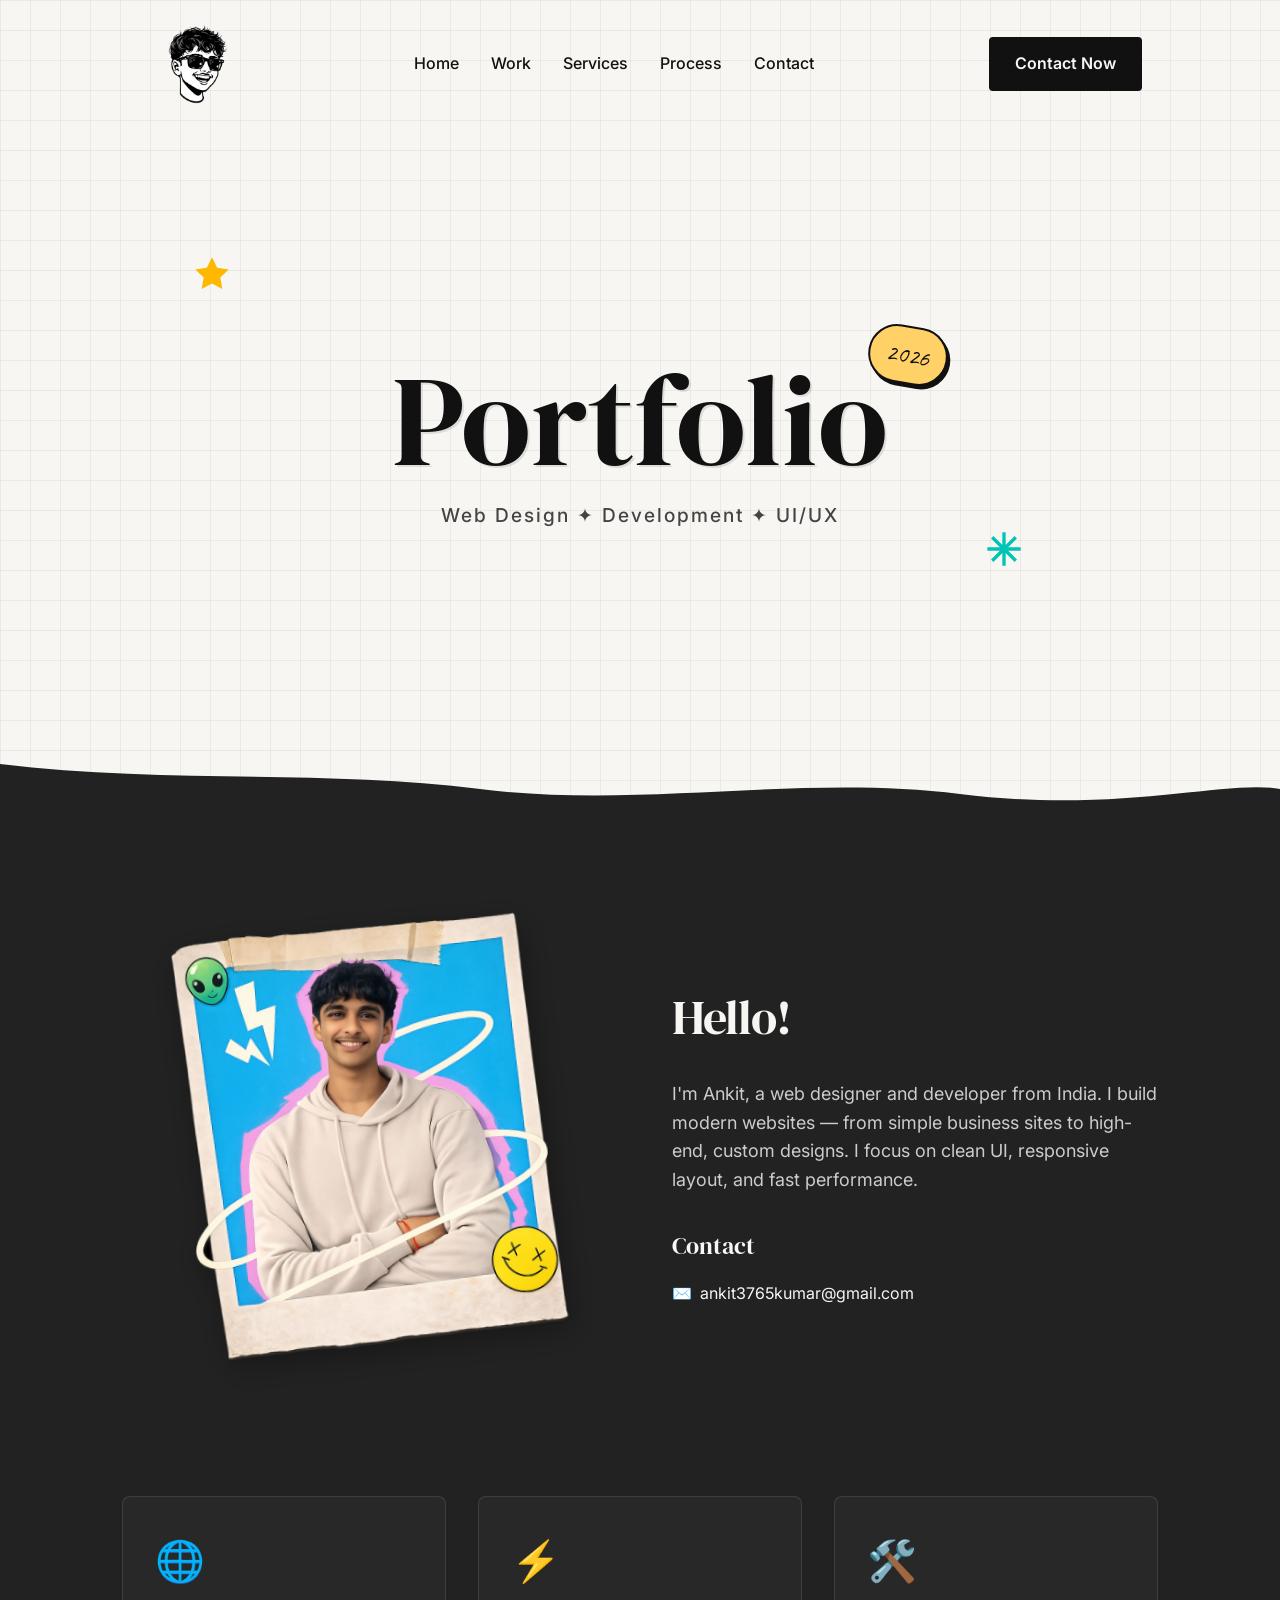
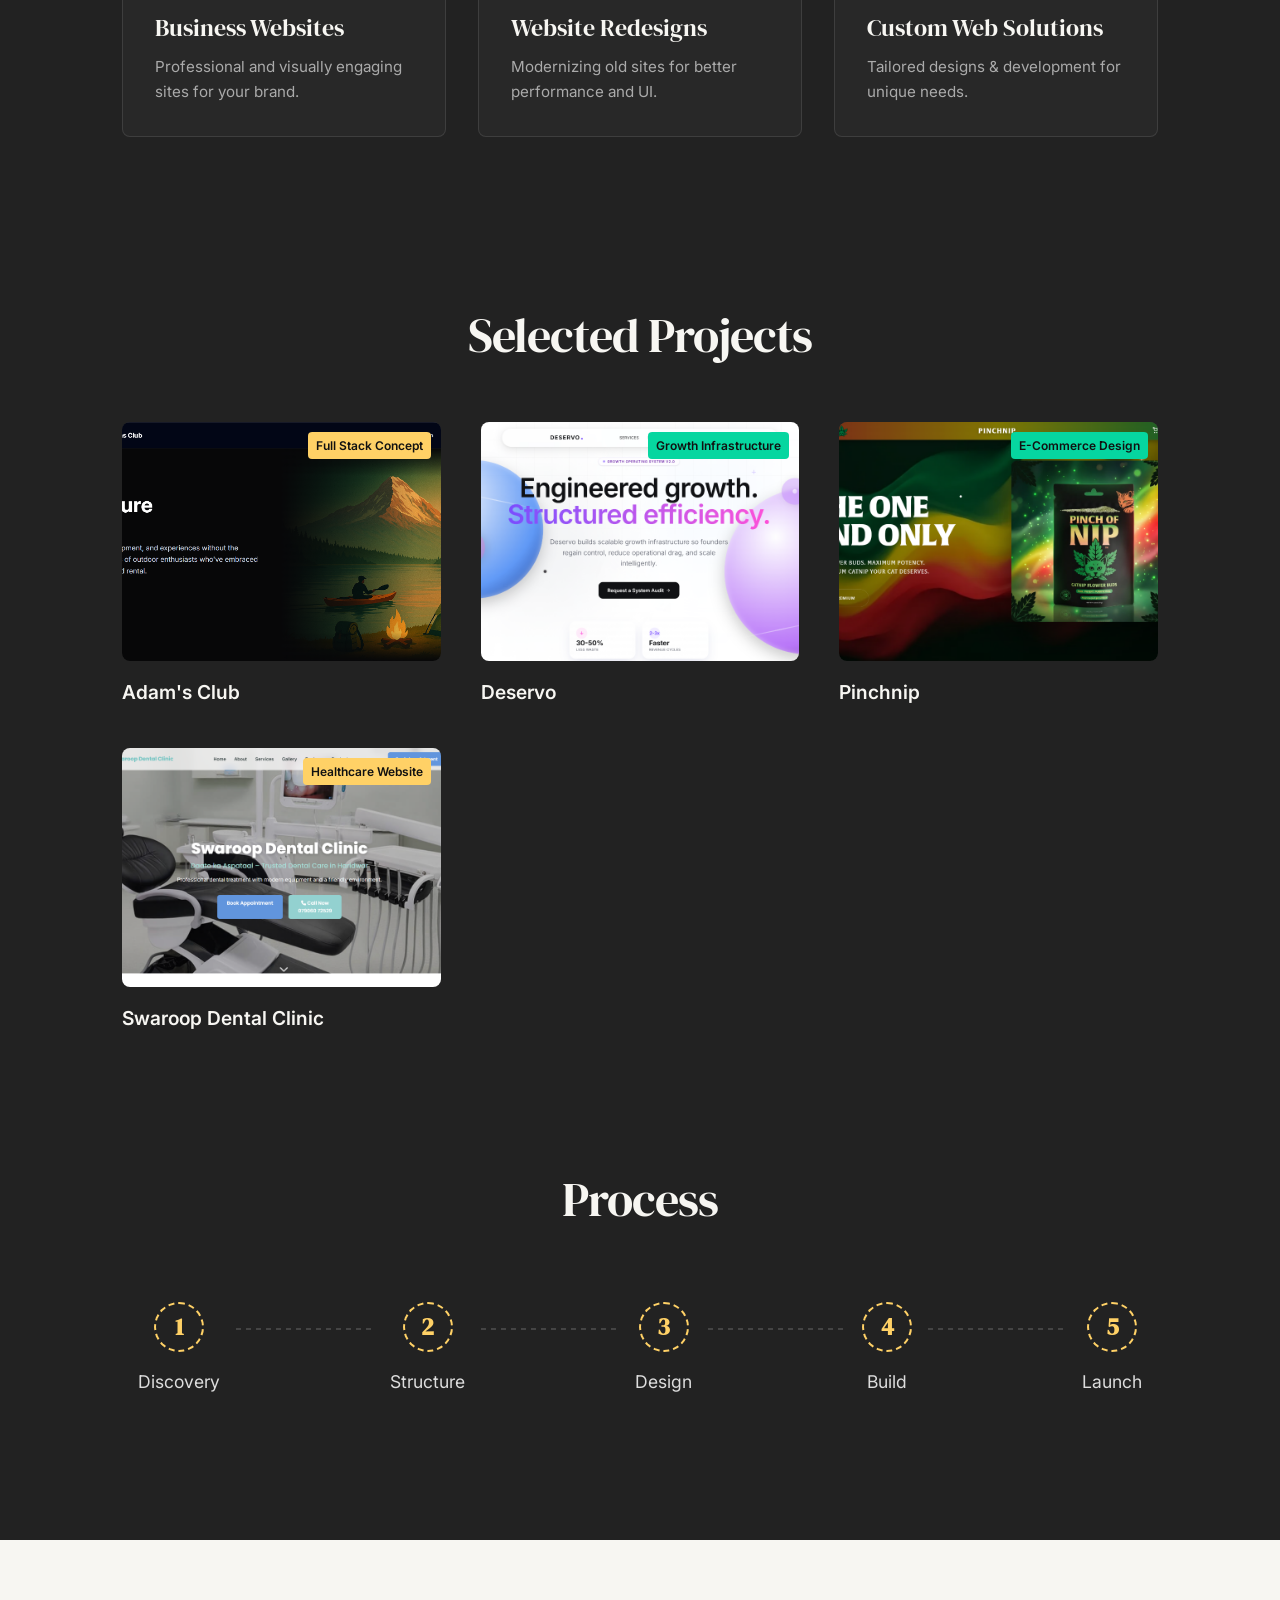
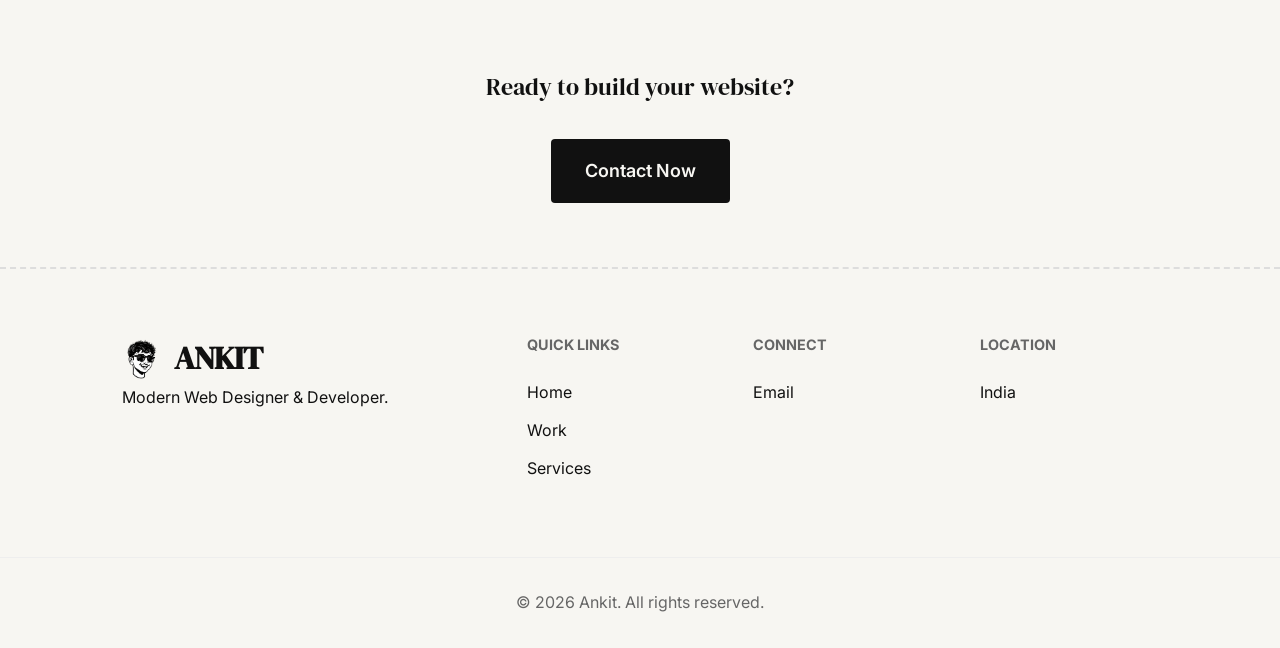
<file: index.html>
<!DOCTYPE html>
<html lang="en">

<head>
    <meta charset="UTF-8">
    <meta name="viewport" content="width=device-width, initial-scale=1.0">
    <title>Ankit | Web Designer &amp; Developer</title>
    <!-- Open Graph Meta Tags -->
    <meta property="og:title" content="Ankit | Web Designer &amp; Developer">
    <meta property="og:description" content="Portfolio of Ankit, a Web Designer and Developer from India crafting modern web experiences.">
    <meta property="og:image" content="https://builtbyankit.vercel.app/assets/preview-image.jpg">
    <meta property="og:image:width" content="1200">
    <meta property="og:image:height" content="630">
    <meta property="og:image:type" content="image/jpeg">
    <meta property="og:url" content="https://builtbyankit.vercel.app/">
    <meta property="og:type" content="website">
    <meta property="og:site_name" content="Ankit | Web Designer &amp; Developer">
    <!-- Twitter Card Meta Tags -->
    <meta name="twitter:card" content="summary_large_image">
    <meta name="twitter:title" content="Ankit | Web Designer &amp; Developer">
    <meta name="twitter:description" content="Portfolio of Ankit, a Web Designer and Developer from India crafting modern web experiences.">
    <meta name="twitter:image" content="https://builtbyankit.vercel.app/assets/preview-image.jpg">
    <link rel="icon" type="image/png" href="assets/favicon.png?v=3">
    <meta name="description"
        content="Portfolio of Ankit, a Web Designer and Developer from India crafting modern web experiences.">
    <link rel="stylesheet" href="style.css">
    <link rel="preconnect" href="https://fonts.googleapis.com">
    <link rel="preconnect" href="https://fonts.gstatic.com" crossorigin>
    <link
        href="https://fonts.googleapis.com/css2?family=DM+Serif+Display&family=Inter:wght@400;500;600;700&family=Caveat:wght@700&display=swap"
        rel="stylesheet">
</head>

<body>

    <!-- LIGHT THEME AREA (Header + Hero) -->
    <div class="light-area">
        <header class="header">
            <a href="/" class="logo" aria-label="Home">
                <img src="assets/logo.png?v=3" alt="Ankit" class="header-logo-img">
            </a>
            <nav class="nav">
                <ul class="nav-links">
                    <li><a href="/home">Home</a></li>
                    <li><a href="/work">Work</a></li>
                    <li><a href="/services">Services</a></li>
                    <li><a href="/process">Process</a></li>
                    <li><a href="/contact">Contact</a></li>
                </ul>
            </nav>
            <a href="mailto:ankit3765kumar@gmail.com?subject=Website%20Inquiry&body=Hi%20Ankit,%0D%0A%0D%0AI%27m%20interested%20in%20a%20website.%20Here%20are%20the%20details:%0D%0A-%20Business%20Name:%0D%0A-%20Website%20Type%20(New%20or%20Redesign):%0D%0A-%20Timeline:%0D%0A-%20Budget:%0D%0A%0D%0AThank%20you."
                class="btn btn-primary" id="header-cta" aria-label="Email Ankit">Contact
                Now</a>
            <button class="mobile-menu-btn" aria-label="Toggle Menu">
                <svg width="24" height="24" viewBox="0 0 24 24" fill="none" stroke="currentColor" stroke-width="2">
                    <path d="M3 12h18M3 6h18M3 18h18"></path>
                </svg>
            </button>
        </header>

        <section class="hero" id="home">
            <div class="hero-content">
                <div class="title-wrapper">
                    <h1 class="hero-title">Portfolio</h1>
                    <div class="year-badge">
                        <span>2026</span>
                    </div>
                </div>
                <p class="hero-subtitle">Web Design ✦ Development ✦ UI/UX</p>
            </div>
            <!-- Minimal Sticker decorations -->
            <div class="sticker sticker-star"><svg viewBox="0 0 24 24" fill="#FFB800">
                    <path
                        d="M12 2L15.09 8.26L22 9.27L17 14.14L18.18 21.02L12 17.77L5.82 21.02L7 14.14L2 9.27L8.91 8.26L12 2Z" />
                </svg></div>
            <div class="sticker sticker-sparkle"><svg viewBox="0 0 24 24" fill="none" stroke="#00C4B5" stroke-width="2">
                    <path d="M12 2V22M2 12H22M4.93 4.93L19.07 19.07M4.93 19.07L19.07 4.93" />
                </svg></div>
        </section>

        <!-- Torn paper divider -->
        <div class="torn-paper-edge-top">
            <svg viewBox="0 0 1200 120" preserveAspectRatio="none">
                <path d="M0,0 C150,40 300,10 450,50 C600,90 750,20 900,60 C1050,100 1150,30 1200,50 L1200,120 L0,120 Z"
                    fill="#222222" />
            </svg>
        </div>
    </div>

    <!-- DARK THEME AREA (Intro + Services) -->
    <main class="dark-area">

        <section class="intro" id="about">
            <div class="container intro-container">
                <!-- Left: Taped Polaroid Photo -->
                <div class="intro-photo-col">
                    <img src="assets/new-polaroid.png?v=2" alt="Ankit" class="custom-polaroid-img">
                </div>

                <!-- Right: Intro text & Contact -->
                <div class="intro-text-col">
                    <h2 class="section-heading">Hello!</h2>
                    <p class="intro-text">
                        I'm Ankit, a web designer and developer from India. I build modern websites — from simple
                        business sites to high-end, custom designs. I focus on clean UI, responsive layout, and fast
                        performance.
                    </p>

                    <div class="contact-mini">
                        <h4 class="contact-title">Contact</h4>
                        <div class="contact-links">
                            <a href="mailto:ankit3765kumar@gmail.com?subject=Website%20Inquiry&body=Hi%20Ankit,%0D%0A%0D%0AI%27m%20interested%20in%20a%20website.%20Here%20are%20the%20details:%0D%0A-%20Business%20Name:%0D%0A-%20Website%20Type%20(New%20or%20Redesign):%0D%0A-%20Timeline:%0D%0A-%20Budget:%0D%0A%0D%0AThank%20you."
                                class="contact-link" aria-label="Email Ankit">
                                <span class="icon">✉️</span> ankit3765kumar@gmail.com
                            </a>
                        </div>
                    </div>
                </div>
            </div>
        </section>

        <!-- Services -->
        <section class="services" id="services">
            <div class="container">
                <div class="services-grid">
                    <div class="service-card">
                        <div class="service-icon">🌐</div>
                        <h3 class="service-title">Business Websites</h3>
                        <p class="service-desc">Professional and visually engaging sites for your brand.</p>
                    </div>
                    <div class="service-card">
                        <div class="service-icon">⚡</div>
                        <h3 class="service-title">Website Redesigns</h3>
                        <p class="service-desc">Modernizing old sites for better performance and UI.</p>
                    </div>
                    <div class="service-card">
                        <div class="service-icon">🛠️</div>
                        <h3 class="service-title">Custom Web Solutions</h3>
                        <p class="service-desc">Tailored designs & development for unique needs.</p>
                    </div>
                </div>
            </div>
        </section>

        <!-- Selected Projects -->
        <section class="portfolio" id="work">
            <div class="container">
                <h2 class="section-heading centered">Selected Projects</h2>
                <div class="projects-grid">
                    <!-- Project 1 -->
                    <a href="/project" class="project-card">
                        <div class="project-thumb">
                            <img src="assets/adams-hero.png" alt="Adam's Club"
                                style="width: 100%; height: 100%; object-fit: cover; position: absolute; top: 0; left: 0;"
                                onerror="this.src=''; this.style.display='none'; this.nextElementSibling.style.display='flex'">
                            <div class="placeholder-box">IMG</div>
                            <span class="project-tag tag-concept">Full Stack Concept</span>
                        </div>
                        <h4 class="project-name">Adam's Club</h4>
                    </a>
                    <!-- Project 2 -->
                    <a href="/deservo" class="project-card">
                        <div class="project-thumb">
                            <img src="assets/deservo-hero.png" alt="Deservo"
                                style="width: 100%; height: 100%; object-fit: cover; position: absolute; top: 0; left: 0;"
                                onerror="this.src=''; this.style.display='none'; this.nextElementSibling.style.display='flex'">
                            <div class="placeholder-box">IMG</div>
                            <span class="project-tag tag-exploration">Growth Infrastructure</span>
                        </div>
                        <h4 class="project-name">Deservo</h4>
                    </a>
                    <!-- Project 3 -->
                    <a href="/pinchnip" class="project-card">
                        <div class="project-thumb">
                            <img src="assets/pinchnip-hero-new.png" alt="Pinchnip"
                                style="width: 100%; height: 100%; object-fit: cover; position: absolute; top: 0; left: 0;"
                                onerror="this.src=''; this.style.display='none'; this.nextElementSibling.style.display='flex'">
                            <div class="placeholder-box">IMG</div>
                            <span class="project-tag tag-exploration">E-Commerce Design</span>
                        </div>
                        <h4 class="project-name">Pinchnip</h4>
                    </a>
                    <!-- Project 4 -->
                    <a href="/swaroop" class="project-card">
                        <div class="project-thumb">
                            <img src="assets/swaroop-hero.png" alt="Swaroop Dental Clinic"
                                style="width: 100%; height: 100%; object-fit: cover; position: absolute; top: 0; left: 0;"
                                onerror="this.src=''; this.style.display='none'; this.nextElementSibling.style.display='flex'">
                            <div class="placeholder-box">IMG</div>
                            <span class="project-tag tag-concept">Healthcare Website</span>
                        </div>
                        <h4 class="project-name">Swaroop Dental Clinic</h4>
                    </a>
                </div>
            </div>
        </section>

        <!-- Process Section -->
        <section class="process" id="process">
            <div class="container">
                <h2 class="section-heading centered">Process</h2>
                <div class="process-steps">
                    <div class="step">
                        <div class="step-num">1</div>
                        <h4 class="step-name">Discovery</h4>
                    </div>
                    <div class="step-line"></div>
                    <div class="step">
                        <div class="step-num">2</div>
                        <h4 class="step-name">Structure</h4>
                    </div>
                    <div class="step-line"></div>
                    <div class="step">
                        <div class="step-num">3</div>
                        <h4 class="step-name">Design</h4>
                    </div>
                    <div class="step-line"></div>
                    <div class="step">
                        <div class="step-num">4</div>
                        <h4 class="step-name">Build</h4>
                    </div>
                    <div class="step-line"></div>
                    <div class="step">
                        <div class="step-num">5</div>
                        <h4 class="step-name">Launch</h4>
                    </div>
                </div>
            </div>
        </section>

    </main>

    <!-- Torn paper divider Bottom -->
    <div class="torn-paper-edge-bottom">
        <svg viewBox="0 0 1200 120" preserveAspectRatio="none">
            <path d="M0,0 C150,40 300,10 450,50 C600,90 750,20 900,60 C1050,100 1150,30 1200,50 L1200,120 L0,120 Z"
                fill="#222222" />
        </svg>
    </div>

    <!-- CTA & Footer -->
    <footer class="footer-area" id="contact">
        <div class="cta-strip">
            <div class="container">
                <h2 class="cta-heading">Ready to build your website?</h2>
                <a href="mailto:ankit3765kumar@gmail.com?subject=Website%20Inquiry&body=Hi%20Ankit,%0D%0A%0D%0AI%27m%20interested%20in%20a%20website.%20Here%20are%20the%20details:%0D%0A-%20Business%20Name:%0D%0A-%20Website%20Type%20(New%20or%20Redesign):%0D%0A-%20Timeline:%0D%0A-%20Budget:%0D%0A%0D%0AThank%20you."
                    class="btn btn-primary btn-large" aria-label="Email Ankit">Contact
                    Now</a>
            </div>
        </div>
        <div class="main-footer container">
            <div class="footer-col brand-col">
                <a href="/" class="logo footer-logo">
                    <img src="assets/logo.png?v=3" alt="Ankit" class="footer-logo-img">
                    <span>ANKIT</span>
                </a>
                <p>Modern Web Designer & Developer.</p>
            </div>
            <div class="footer-col">
                <h4>Quick Links</h4>
                <ul>
                    <li><a href="/home">Home</a></li>
                    <li><a href="/work">Work</a></li>
                    <li><a href="/services">Services</a></li>
                </ul>
            </div>
            <div class="footer-col">
                <h4>Connect</h4>
                <ul>
                    <li><a href="mailto:ankit3765kumar@gmail.com?subject=Website%20Inquiry&body=Hi%20Ankit,%0D%0A%0D%0AI%27m%20interested%20in%20a%20website.%20Here%20are%20the%20details:%0D%0A-%20Business%20Name:%0D%0A-%20Website%20Type%20(New%20or%20Redesign):%0D%0A-%20Timeline:%0D%0A-%20Budget:%0D%0A%0D%0AThank%20you."
                            aria-label="Email Ankit">Email</a>
                    </li>
                </ul>
            </div>
            <div class="footer-col">
                <h4>Location</h4>
                <p>India</p>
            </div>
        </div>
        <div class="footer-bottom">
            <p>&copy;
                <script>document.write(new Date().getFullYear())</script> Ankit. All rights reserved.
            </p>
        </div>
    </footer>

    <script src="script.js"></script>
</body>

</html>
</file>
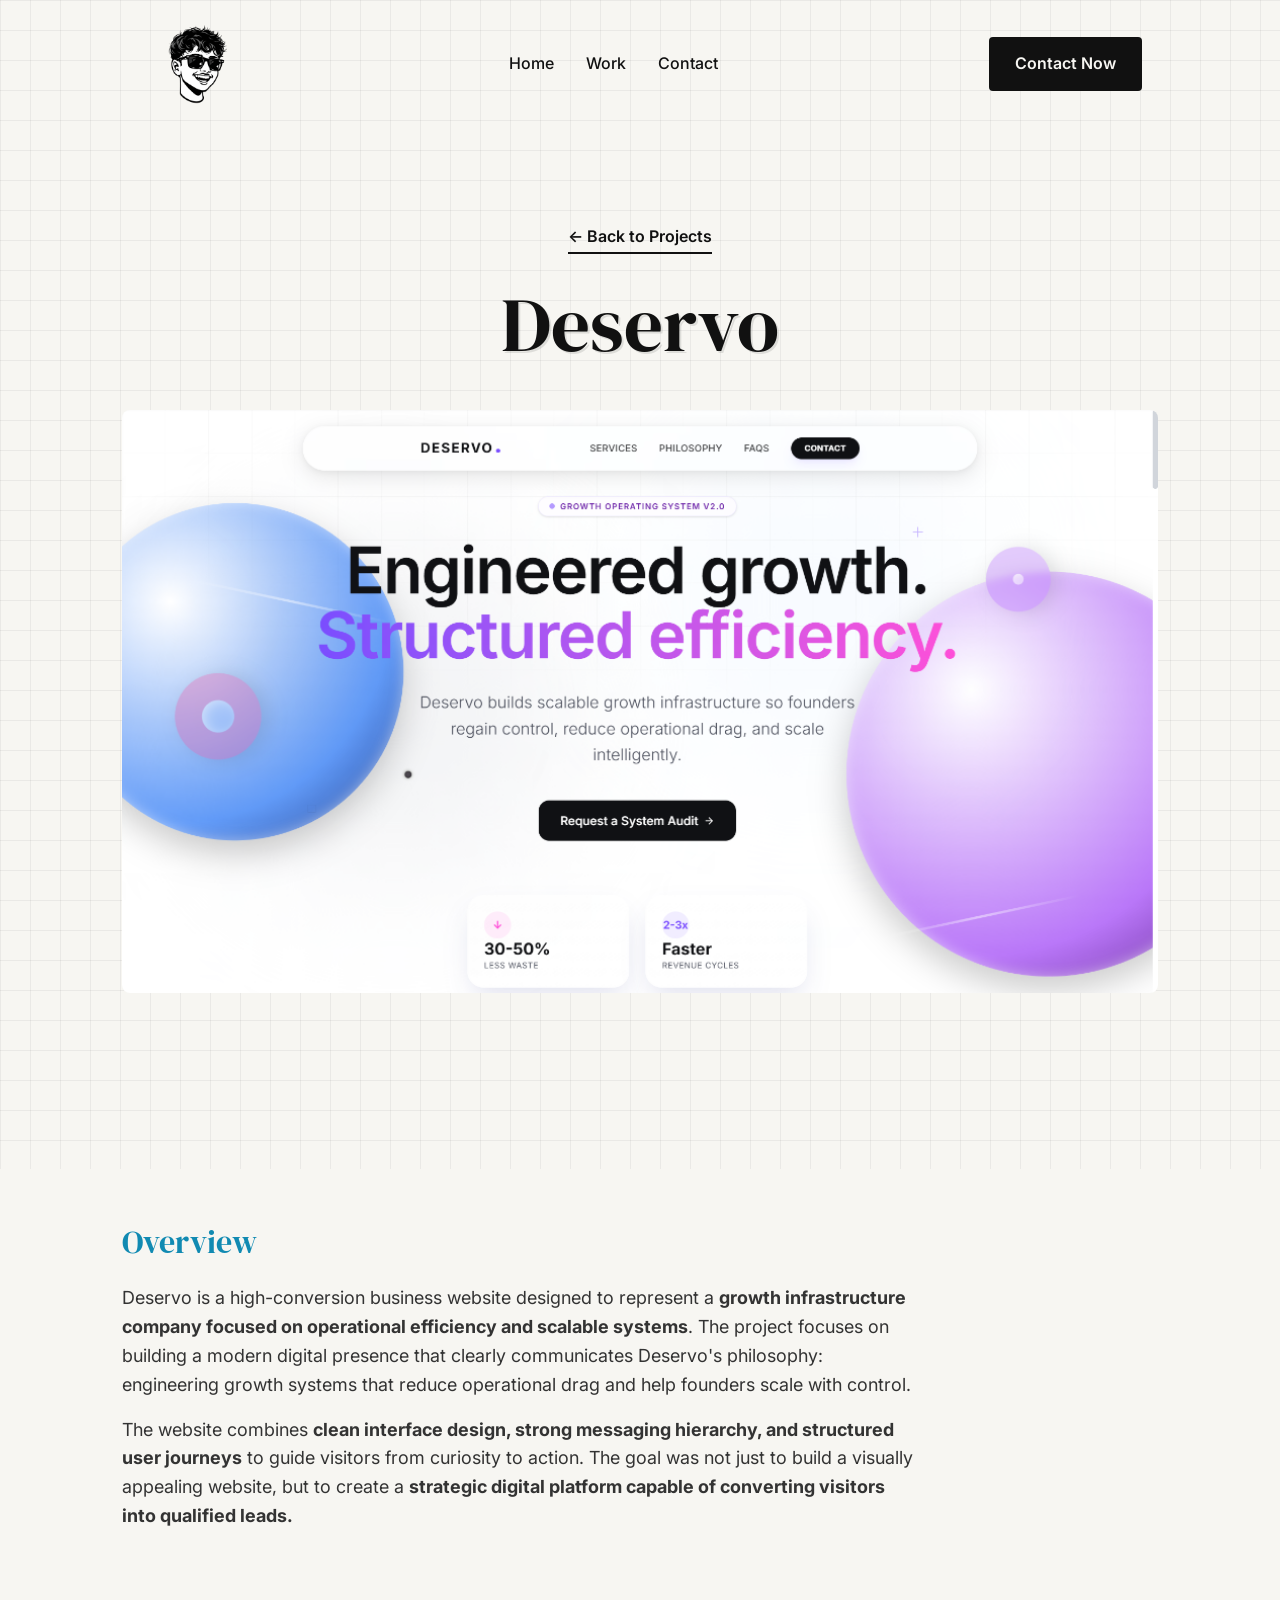
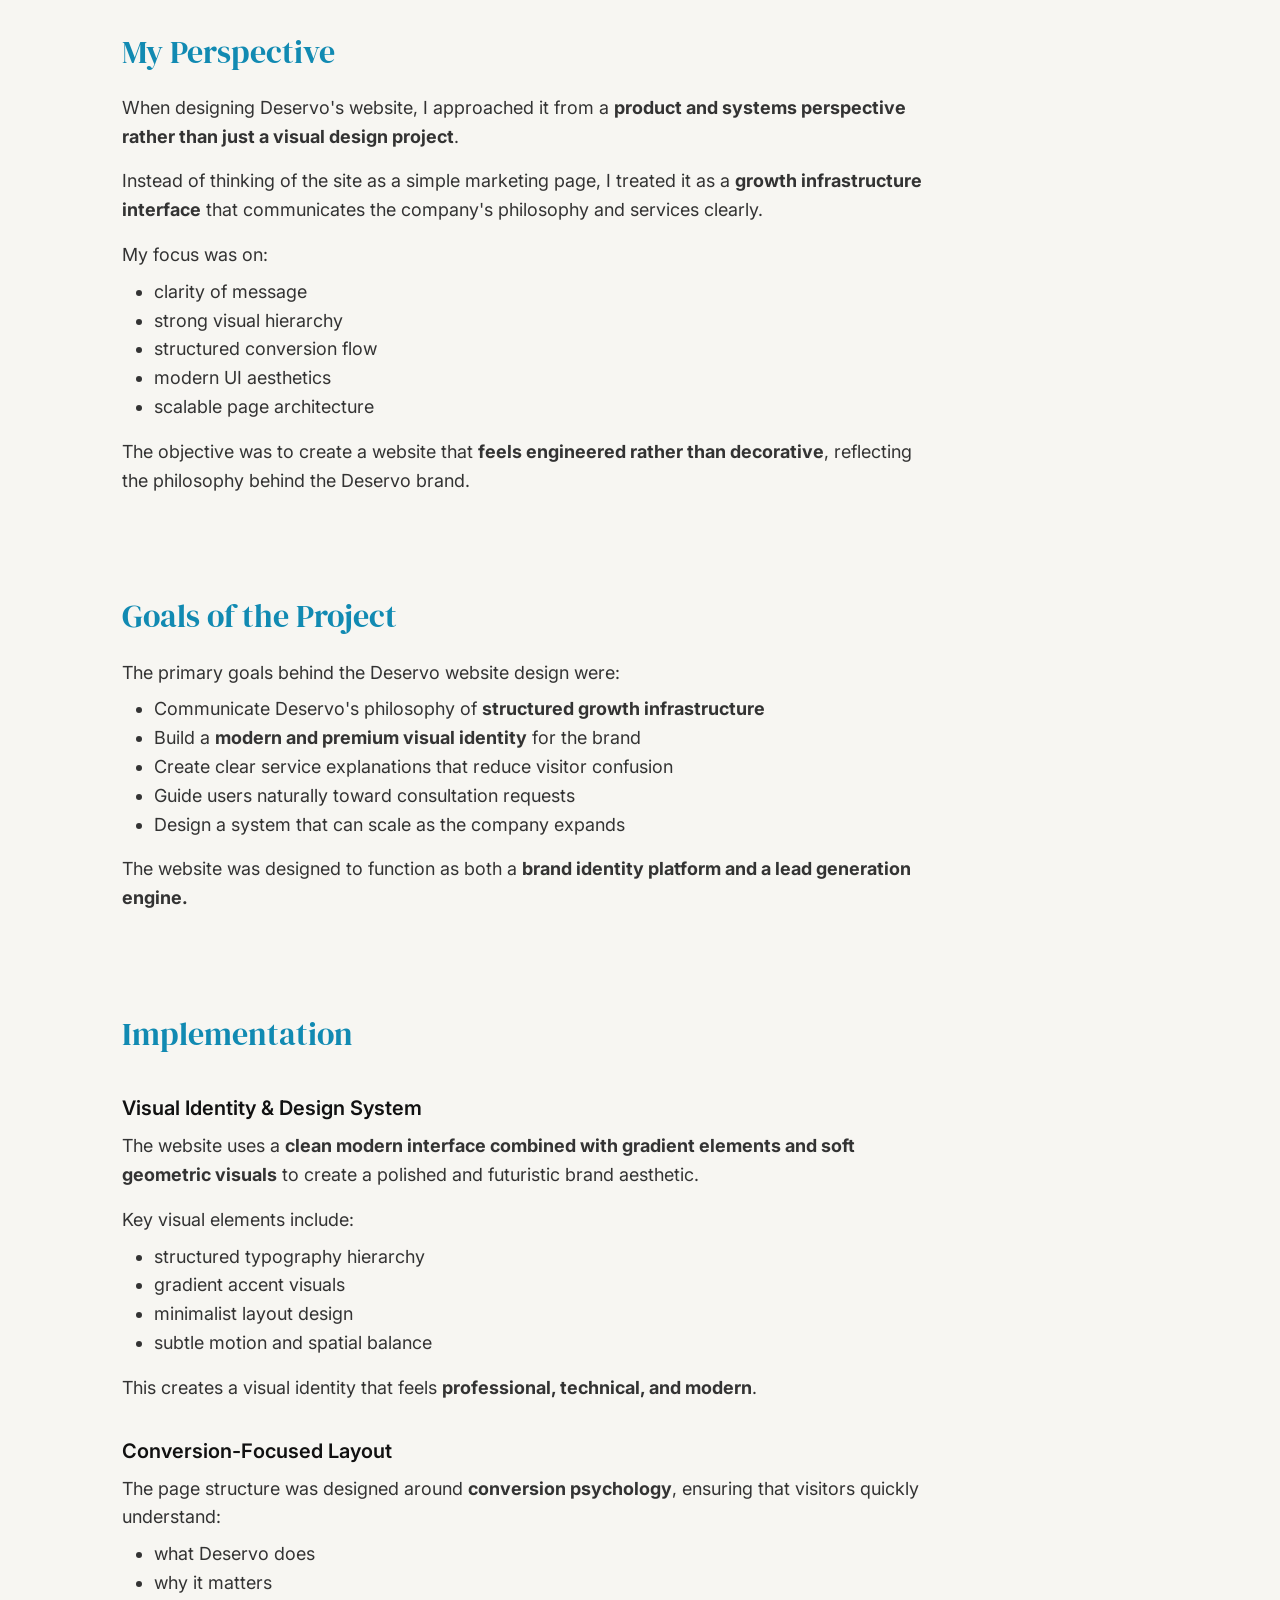
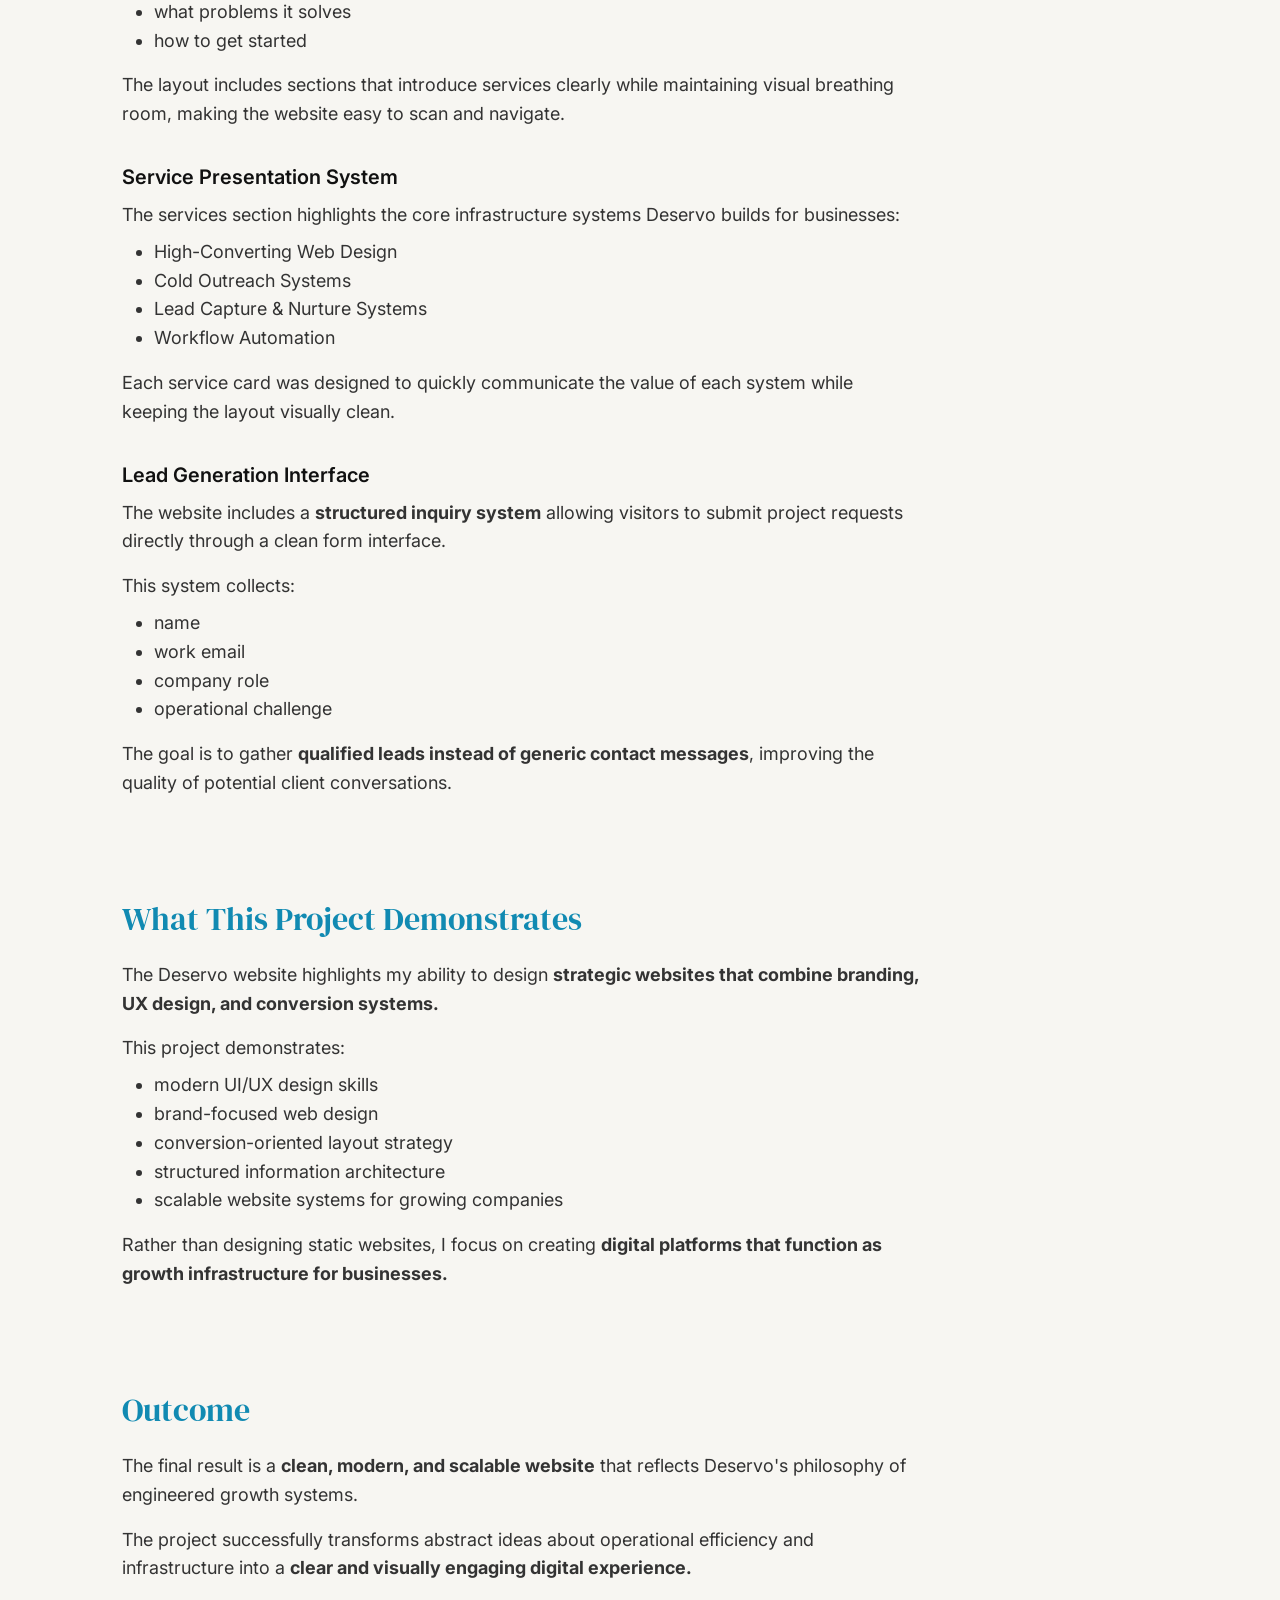
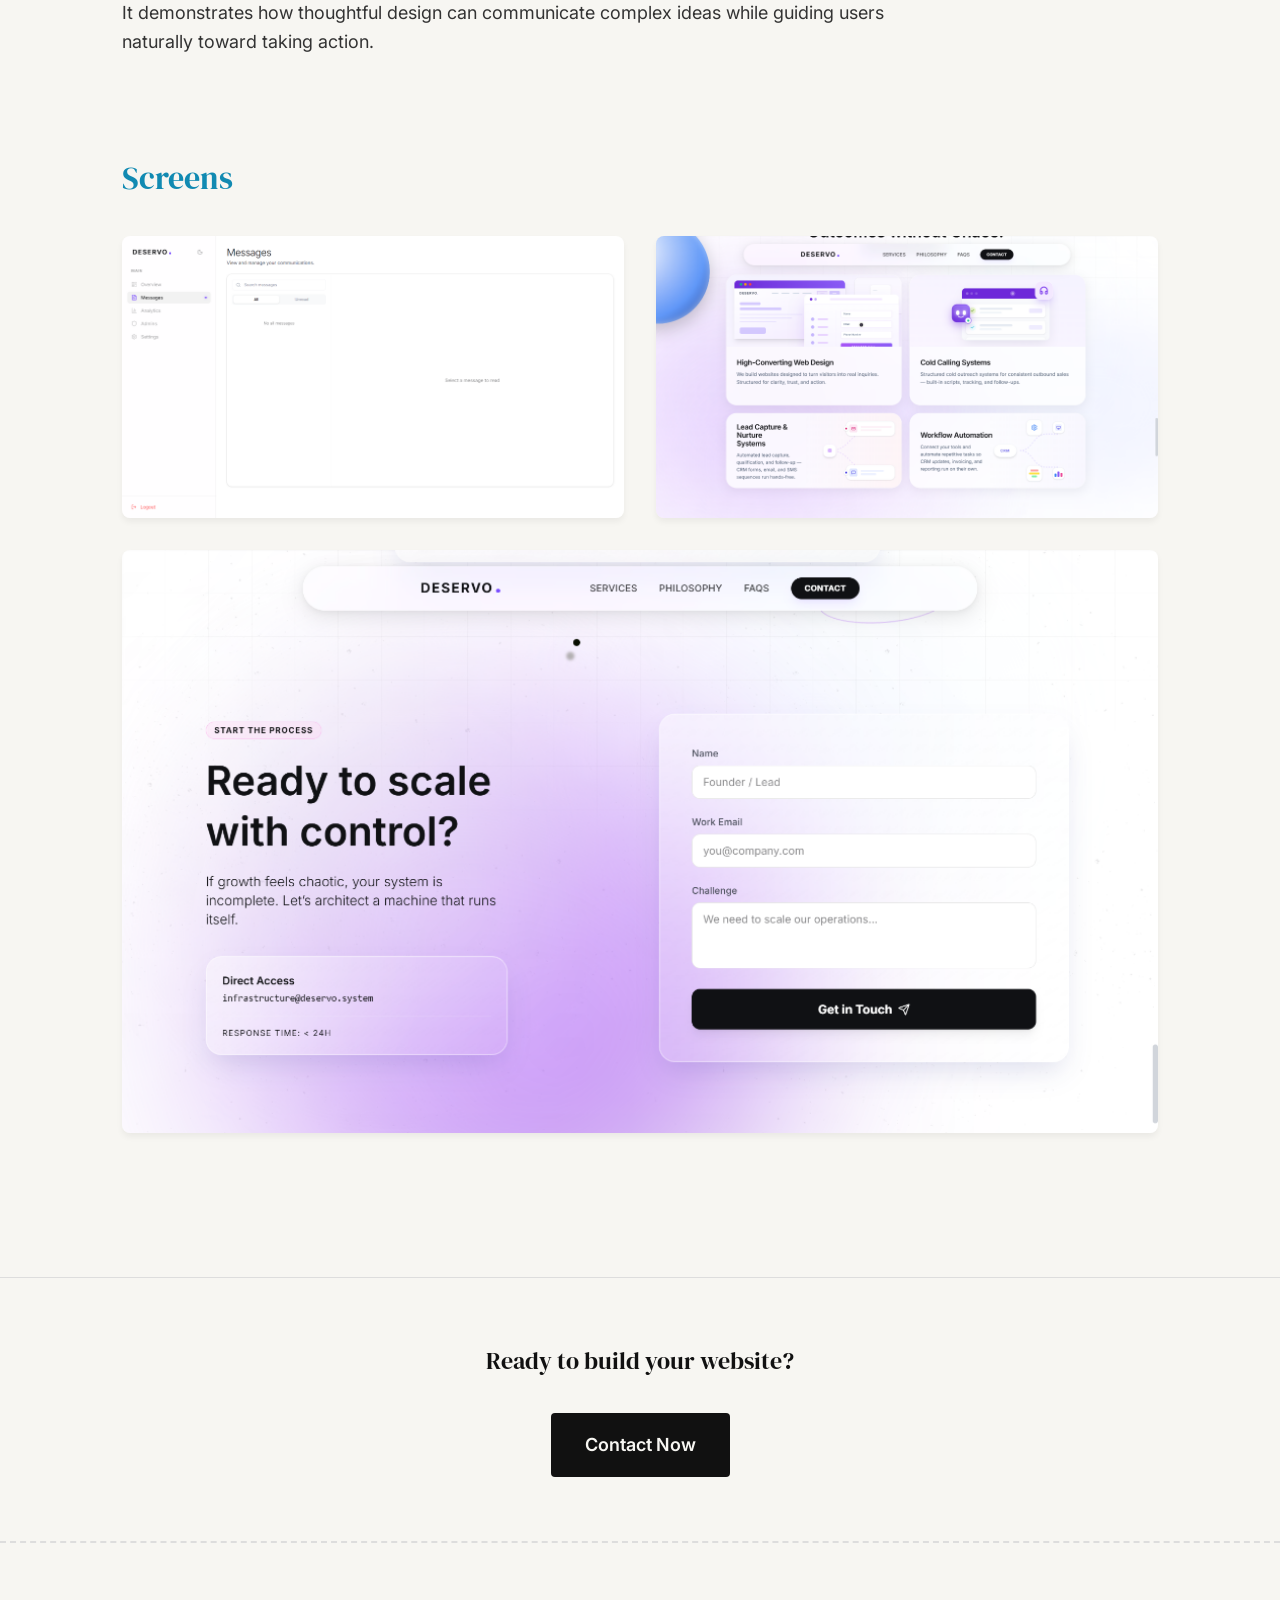
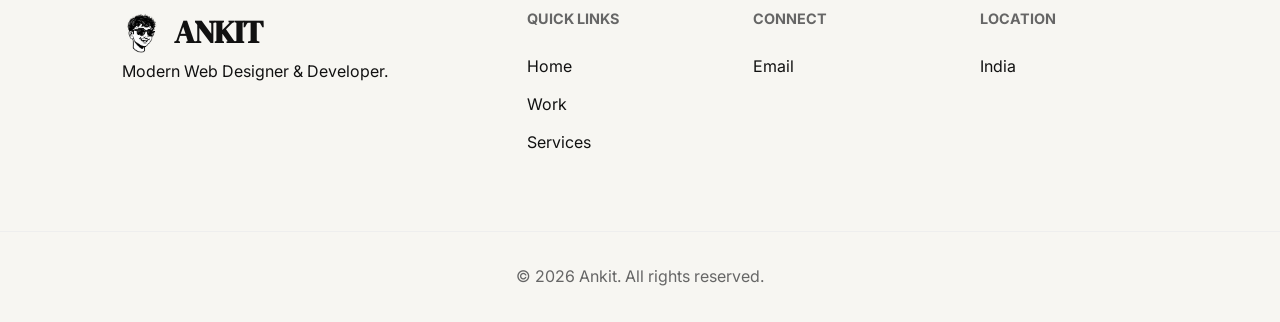
<file: deservo/index.html>
﻿<!DOCTYPE html>
<html lang="en">

<head>
    <meta charset="UTF-8">
    <meta name="viewport" content="width=device-width, initial-scale=1.0">
    <title>Ankit</title>
    <!-- Open Graph Meta Tags -->
    <meta property="og:title" content="Ankit">
    <meta property="og:description" content="Portfolio of Ankit, a Web Designer and Developer from India crafting modern web experiences.">
    <meta property="og:image" content="https://ankit.vercel.app/assets/preview.png">
    <meta property="og:url" content="https://ankit.vercel.app/">
    <meta name="twitter:card" content="summary_large_image">
    <link rel="icon" type="image/png" href="../assets/favicon.png?v=3">
    <link rel="stylesheet" href="../style.css">
    <link rel="preconnect" href="https://fonts.googleapis.com">
    <link rel="preconnect" href="https://fonts.gstatic.com" crossorigin>
    <link
        href="https://fonts.googleapis.com/css2?family=DM+Serif+Display&family=Inter:wght@400;500;600;700&family=Caveat:wght@700&display=swap"
        rel="stylesheet">
    <style>
        /* Specific styles for the project template */
        .project-hero {
            padding-top: 6rem;
            padding-bottom: 4rem;
            text-align: center;
        }

        .project-meta {
            display: flex;
            justify-content: center;
            gap: 2rem;
            margin-top: 1rem;
            color: #555;
            font-size: 0.95rem;
            flex-wrap: wrap;
        }

        .meta-item strong {
            color: var(--text-ink);
        }

        .project-cover-img {
            width: 100%;
            height: 50vh;
            min-height: 400px;
            background-color: #ddd;
            border-radius: var(--border-radius);
            margin: 3rem 0;
            display: flex;
            align-items: center;
            justify-content: center;
            color: #888;
            font-size: 1.5rem;
            background: linear-gradient(45deg, #e0e0e0, #f5f5f5);
        }

        .project-section {
            padding: 3rem 0;
        }

        .project-section h3 {
            font-size: 2rem;
            margin-bottom: 1rem;
            color: var(--accent-blue);
        }

        .project-text {
            font-size: 1.125rem;
            max-width: 800px;
            color: #333;
        }

        .tools-list {
            display: flex;
            gap: 1rem;
            flex-wrap: wrap;
            margin-top: 1rem;
        }

        .tool-tag {
            background-color: rgba(0, 0, 0, 0.05);
            padding: 0.5rem 1rem;
            border-radius: 50px;
            font-size: 0.9rem;
            font-weight: 500;
        }

        /* Screens Grid */
        .screens-grid {
            display: grid;
            grid-template-columns: 1fr 1fr;
            gap: 2rem;
            margin-top: 2rem;
        }

        .screen-placeholder {
            width: 100%;
            aspect-ratio: 16/9;
            background-color: #eaeaea;
            border-radius: var(--border-radius);
            display: flex;
            align-items: center;
            justify-content: center;
            color: #999;
            box-shadow: 0 4px 6px rgba(0, 0, 0, 0.05);
        }

        .back-link {
            display: inline-block;
            margin-bottom: 2rem;
            font-weight: 600;
            color: var(--text-ink);
            border-bottom: 2px solid var(--text-ink);
            padding-bottom: 2px;
        }

        .back-link:hover {
            color: var(--accent-pink);
            border-color: var(--accent-pink);
        }

        @media (max-width: 768px) {
            .screens-grid {
                grid-template-columns: 1fr;
            }
        }
    </style>
</head>

<body>

    <!-- Header area (same as index, light grid) -->
    <div class="light-area">
        <header class="header">
            <a href="/" class="logo" aria-label="Home">
                <img src="../assets/logo.png?v=3" alt="Ankit" class="header-logo-img">
            </a>
            <nav class="nav">
                <ul class="nav-links">
                    <li><a href="/home">Home</a></li>
                    <li><a href="/work">Work</a></li>
                    <li><a href="/contact">Contact</a></li>
                </ul>
            </nav>
            <a href="mailto:ankit3765kumar@gmail.com?subject=Website%20Inquiry&body=Hi%20Ankit,%0D%0A%0D%0AI%27m%20interested%20in%20a%20website.%20Here%20are%20the%20details:%0D%0A-%20Business%20Name:%0D%0A-%20Website%20Type%20(New%20or%20Redesign):%0D%0A-%20Timeline:%0D%0A-%20Budget:%0D%0A%0D%0AThank%20you."
                class="btn btn-primary" id="header-cta" aria-label="Email Ankit">Contact
                Now</a>
            <button class="mobile-menu-btn" aria-label="Toggle Menu">
                <svg width="24" height="24" viewBox="0 0 24 24" fill="none" stroke="currentColor" stroke-width="2">
                    <path d="M3 12h18M3 6h18M3 18h18"></path>
                </svg>
            </button>
        </header>

        <section class="container project-hero">
            <a href="/work" class="back-link">← Back to Projects</a>
            <h1 class="hero-title" style="font-size: clamp(3rem, 6vw, 5rem);">Deservo</h1>

            <!-- Hero Image -->
            <div class="project-cover-img" style="background: none; padding: 0; height: auto; min-height: 0;">
                <img src="../assets/deservo-hero.png" alt="Deservo Cover"
                    style="width: 100%; height: auto; border-radius: var(--border-radius);"
                    onerror="this.src=''; this.parentElement.style.background='linear-gradient(45deg, #e0e0e0, #f5f5f5)'; this.parentElement.innerText='Hero Image Placeholder';">
            </div>
        </section>

        <!-- Torn edge down to next section if needed, but for simplicity let's keep all project details light themed -->
    </div>

    <main class="container" style="padding-bottom: 6rem;">

        <!-- Content Sections -->
        <div class="project-section">
            <h3>Overview</h3>
            <p class="project-text">
                Deservo is a high-conversion business website designed to represent a <strong>growth infrastructure
                    company focused on operational efficiency and scalable systems</strong>. The project focuses on
                building a modern digital presence that clearly communicates Deservo's philosophy: engineering growth
                systems that reduce operational drag and help founders scale with control.
            </p>
            <p class="project-text" style="margin-top: 1rem;">
                The website combines <strong>clean interface design, strong messaging hierarchy, and structured user
                    journeys</strong> to guide visitors from curiosity to action. The goal was not just to build a
                visually appealing website, but to create a <strong>strategic digital platform capable of converting
                    visitors into qualified leads.</strong>
            </p>
        </div>

        <div class="project-section">
            <h3>My Perspective</h3>
            <p class="project-text">
                When designing Deservo's website, I approached it from a <strong>product and systems perspective rather
                    than just a visual design project</strong>.
            </p>
            <p class="project-text" style="margin-top: 1rem;">
                Instead of thinking of the site as a simple marketing page, I treated it as a <strong>growth
                    infrastructure interface</strong> that communicates the company's philosophy and services clearly.
            </p>
            <p class="project-text" style="margin-top: 1rem;">
                My focus was on:
            </p>
            <ul class="project-text" style="margin-top: 0.5rem; list-style-type: disc; padding-left: 2rem;">
                <li>clarity of message</li>
                <li>strong visual hierarchy</li>
                <li>structured conversion flow</li>
                <li>modern UI aesthetics</li>
                <li>scalable page architecture</li>
            </ul>
            <p class="project-text" style="margin-top: 1rem;">
                The objective was to create a website that <strong>feels engineered rather than decorative</strong>,
                reflecting the philosophy behind the Deservo brand.
            </p>
        </div>

        <div class="project-section">
            <h3>Goals of the Project</h3>
            <p class="project-text">
                The primary goals behind the Deservo website design were:
            </p>
            <ul class="project-text" style="margin-top: 0.5rem; list-style-type: disc; padding-left: 2rem;">
                <li>Communicate Deservo's philosophy of <strong>structured growth infrastructure</strong></li>
                <li>Build a <strong>modern and premium visual identity</strong> for the brand</li>
                <li>Create clear service explanations that reduce visitor confusion</li>
                <li>Guide users naturally toward consultation requests</li>
                <li>Design a system that can scale as the company expands</li>
            </ul>
            <p class="project-text" style="margin-top: 1rem;">
                The website was designed to function as both a <strong>brand identity platform and a lead generation
                    engine.</strong>
            </p>
        </div>

        <div class="project-section">
            <h3>Implementation</h3>

            <h4
                style="font-family: var(--font-body); font-size: 1.25rem; font-weight: 600; margin-top: 2rem; margin-bottom: 0.5rem; color: var(--text-ink);">
                Visual Identity & Design System</h4>
            <p class="project-text">
                The website uses a <strong>clean modern interface combined with gradient elements and soft geometric
                    visuals</strong> to create a polished and futuristic brand aesthetic.
            </p>
            <p class="project-text" style="margin-top: 1rem;">
                Key visual elements include:
            </p>
            <ul class="project-text" style="margin-top: 0.5rem; list-style-type: disc; padding-left: 2rem;">
                <li>structured typography hierarchy</li>
                <li>gradient accent visuals</li>
                <li>minimalist layout design</li>
                <li>subtle motion and spatial balance</li>
            </ul>
            <p class="project-text" style="margin-top: 1rem;">
                This creates a visual identity that feels <strong>professional, technical, and modern</strong>.
            </p>

            <h4
                style="font-family: var(--font-body); font-size: 1.25rem; font-weight: 600; margin-top: 2rem; margin-bottom: 0.5rem; color: var(--text-ink);">
                Conversion-Focused Layout</h4>
            <p class="project-text">
                The page structure was designed around <strong>conversion psychology</strong>, ensuring that visitors
                quickly understand:
            </p>
            <ul class="project-text" style="margin-top: 0.5rem; list-style-type: disc; padding-left: 2rem;">
                <li>what Deservo does</li>
                <li>why it matters</li>
                <li>what problems it solves</li>
                <li>how to get started</li>
            </ul>
            <p class="project-text" style="margin-top: 1rem;">
                The layout includes sections that introduce services clearly while maintaining visual breathing room,
                making the website easy to scan and navigate.
            </p>

            <h4
                style="font-family: var(--font-body); font-size: 1.25rem; font-weight: 600; margin-top: 2rem; margin-bottom: 0.5rem; color: var(--text-ink);">
                Service Presentation System</h4>
            <p class="project-text">
                The services section highlights the core infrastructure systems Deservo builds for businesses:
            </p>
            <ul class="project-text" style="margin-top: 0.5rem; list-style-type: disc; padding-left: 2rem;">
                <li>High-Converting Web Design</li>
                <li>Cold Outreach Systems</li>
                <li>Lead Capture & Nurture Systems</li>
                <li>Workflow Automation</li>
            </ul>
            <p class="project-text" style="margin-top: 1rem;">
                Each service card was designed to quickly communicate the value of each system while keeping the layout
                visually clean.
            </p>

            <h4
                style="font-family: var(--font-body); font-size: 1.25rem; font-weight: 600; margin-top: 2rem; margin-bottom: 0.5rem; color: var(--text-ink);">
                Lead Generation Interface</h4>
            <p class="project-text">
                The website includes a <strong>structured inquiry system</strong> allowing visitors to submit project
                requests directly through a clean form interface.
            </p>
            <p class="project-text" style="margin-top: 1rem;">
                This system collects:
            </p>
            <ul class="project-text" style="margin-top: 0.5rem; list-style-type: disc; padding-left: 2rem;">
                <li>name</li>
                <li>work email</li>
                <li>company role</li>
                <li>operational challenge</li>
            </ul>
            <p class="project-text" style="margin-top: 1rem;">
                The goal is to gather <strong>qualified leads instead of generic contact messages</strong>, improving
                the quality of potential client conversations.
            </p>
        </div>

        <div class="project-section">
            <h3>What This Project Demonstrates</h3>
            <p class="project-text">
                The Deservo website highlights my ability to design <strong>strategic websites that combine branding, UX
                    design, and conversion systems.</strong>
            </p>
            <p class="project-text" style="margin-top: 1rem;">
                This project demonstrates:
            </p>
            <ul class="project-text" style="margin-top: 0.5rem; list-style-type: disc; padding-left: 2rem;">
                <li>modern UI/UX design skills</li>
                <li>brand-focused web design</li>
                <li>conversion-oriented layout strategy</li>
                <li>structured information architecture</li>
                <li>scalable website systems for growing companies</li>
            </ul>
            <p class="project-text" style="margin-top: 1rem;">
                Rather than designing static websites, I focus on creating <strong>digital platforms that function as
                    growth infrastructure for businesses.</strong>
            </p>
        </div>

        <div class="project-section">
            <h3>Outcome</h3>
            <p class="project-text">
                The final result is a <strong>clean, modern, and scalable website</strong> that reflects Deservo's
                philosophy of engineered growth systems.
            </p>
            <p class="project-text" style="margin-top: 1rem;">
                The project successfully transforms abstract ideas about operational efficiency and infrastructure into
                a <strong>clear and visually engaging digital experience.</strong>
            </p>
            <p class="project-text" style="margin-top: 1rem;">
                It demonstrates how thoughtful design can communicate complex ideas while guiding users naturally toward
                taking action.
            </p>
        </div>

        <div class="project-section">
            <h3>Screens</h3>
            <div class="screens-grid">
                <div class="screen-placeholder" style="background: none; padding: 0;">
                    <img src="../assets/media__1772694239682.png" alt="Screen 1"
                        style="width: 100%; height: 100%; object-fit: contain; border-radius: var(--border-radius);"
                        onerror="this.src=''; this.parentElement.style.background='#eaeaea'; this.parentElement.innerText='Screen 1 Placeholder';">
                </div>
                <div class="screen-placeholder" style="background: none; padding: 0;">
                    <img src="../assets/media__1772693932949.png" alt="Screen 2"
                        style="width: 100%; height: 100%; object-fit: contain; border-radius: var(--border-radius);"
                        onerror="this.src=''; this.parentElement.style.background='#eaeaea'; this.parentElement.innerText='Screen 2 Placeholder';">
                </div>
                <div class="screen-placeholder" style="background: none; padding: 0; grid-column: 1 / -1;">
                    <img src="../assets/media__1772693933056.png" alt="Screen 3"
                        style="width: 100%; height: 100%; object-fit: contain; border-radius: var(--border-radius);"
                        onerror="this.src=''; this.parentElement.style.background='#eaeaea'; this.parentElement.innerText='Screen 3 Placeholder';">
                </div>
            </div>
        </div>

    </main>

    <!-- Footer -->
    <footer class="footer-area" style="padding-top: 0; border-top: 1px solid #ddd;">
        <div class="cta-strip">
            <div class="container">
                <h2 class="cta-heading">Ready to build your website?</h2>
                <a href="mailto:ankit3765kumar@gmail.com?subject=Website%20Inquiry&body=Hi%20Ankit,%0D%0A%0D%0AI%27m%20interested%20in%20a%20website.%20Here%20are%20the%20details:%0D%0A-%20Business%20Name:%0D%0A-%20Website%20Type%20(New%20or%20Redesign):%0D%0A-%20Timeline:%0D%0A-%20Budget:%0D%0A%0D%0AThank%20you."
                    class="btn btn-primary btn-large" aria-label="Email Ankit">Contact
                    Now</a>
            </div>
        </div>
        <div class="main-footer container">
            <div class="footer-col brand-col">
                <a href="/" class="logo footer-logo">
                    <img src="../assets/logo.png?v=3" alt="Ankit" class="footer-logo-img">
                    <span>ANKIT</span>
                </a>
                <p>Modern Web Designer & Developer.</p>
            </div>
            <div class="footer-col">
                <h4>Quick Links</h4>
                <ul>
                    <li><a href="/home">Home</a></li>
                    <li><a href="/work">Work</a></li>
                    <li><a href="/services">Services</a></li>
                </ul>
            </div>
            <div class="footer-col">
                <h4>Connect</h4>
                <ul>
                    <li><a href="mailto:ankit3765kumar@gmail.com?subject=Website%20Inquiry&body=Hi%20Ankit,%0D%0A%0D%0AI%27m%20interested%20in%20a%20website.%20Here%20are%20the%20details:%0D%0A-%20Business%20Name:%0D%0A-%20Website%20Type%20(New%20or%20Redesign):%0D%0A-%20Timeline:%0D%0A-%20Budget:%0D%0A%0D%0AThank%20you."
                            aria-label="Email Ankit">Email</a>
                    </li>
                </ul>
            </div>
            <div class="footer-col">
                <h4>Location</h4>
                <p>India</p>
            </div>
        </div>
        <div class="footer-bottom">
            <p>&copy;
                <script>document.write(new Date().getFullYear())</script> Ankit. All rights reserved.
            </p>
        </div>
    </footer>

    <script src="../script.js"></script>
</body>

</html>
</file>
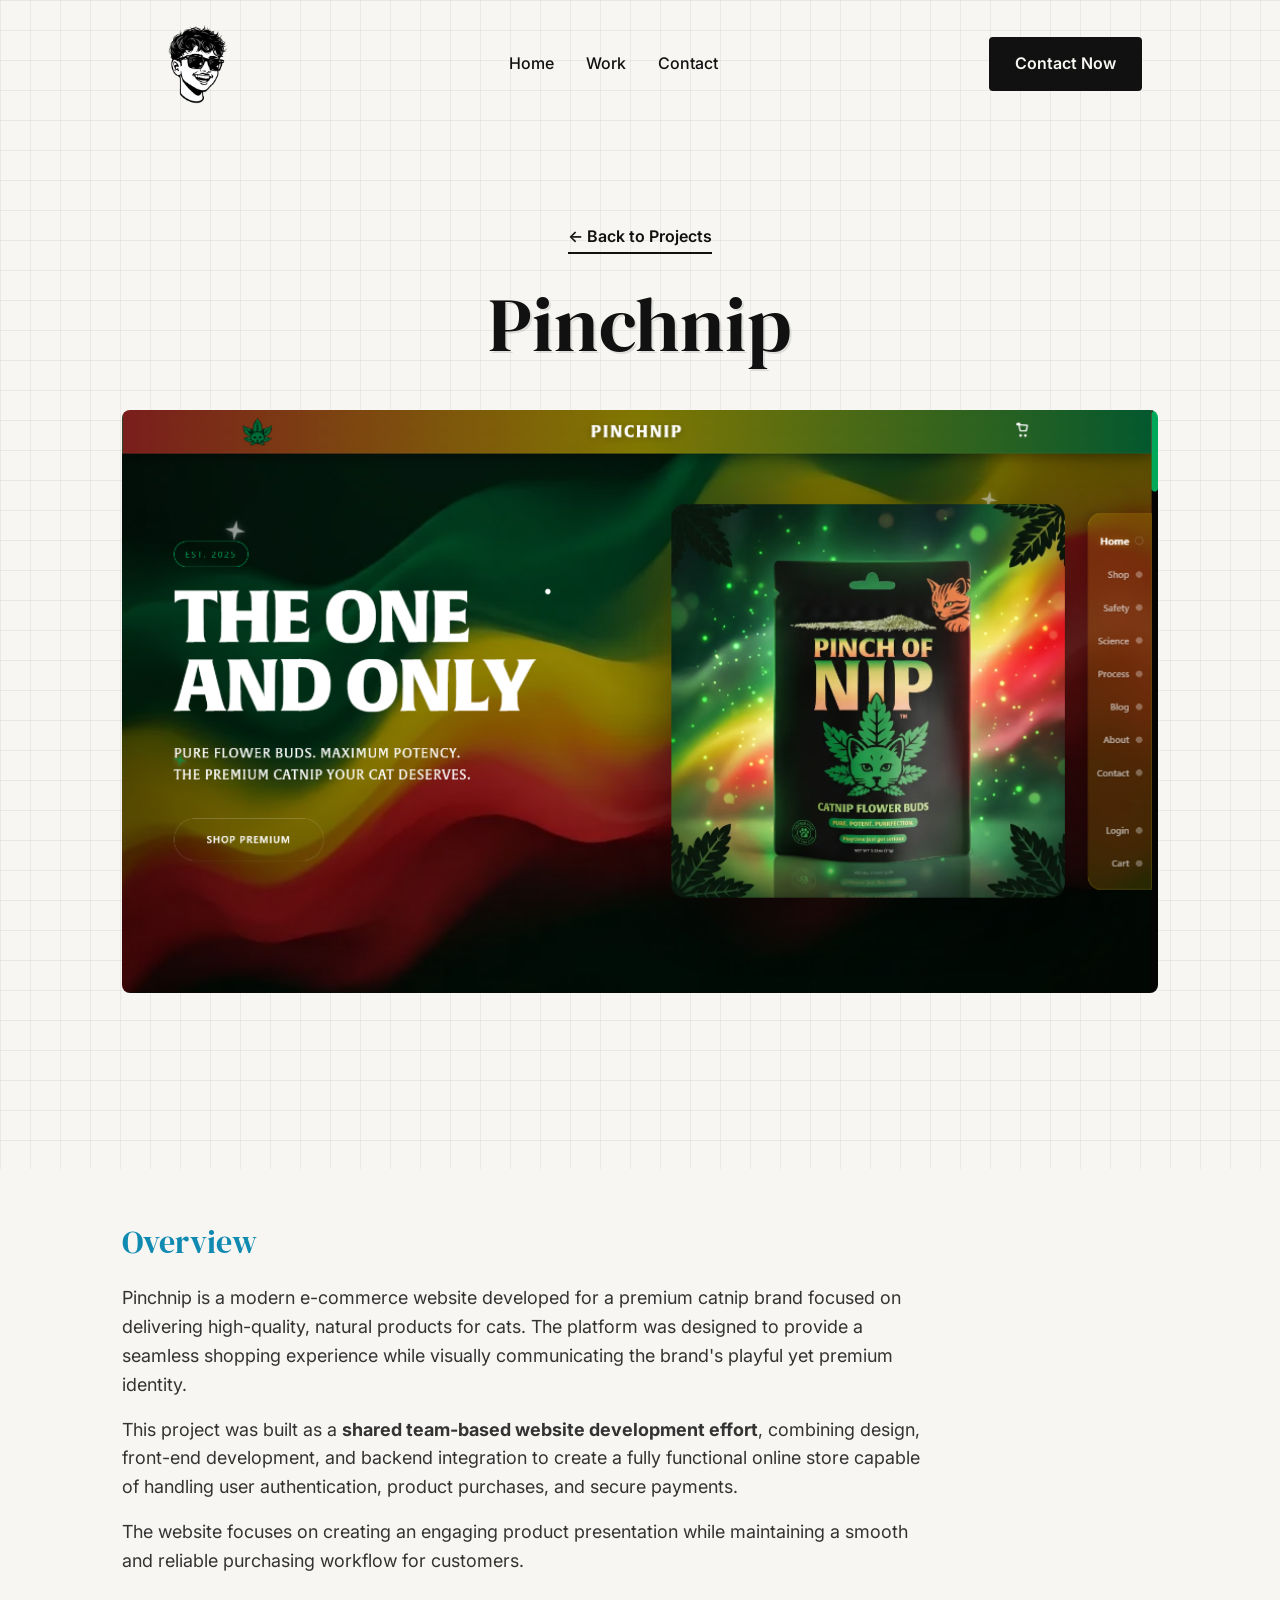
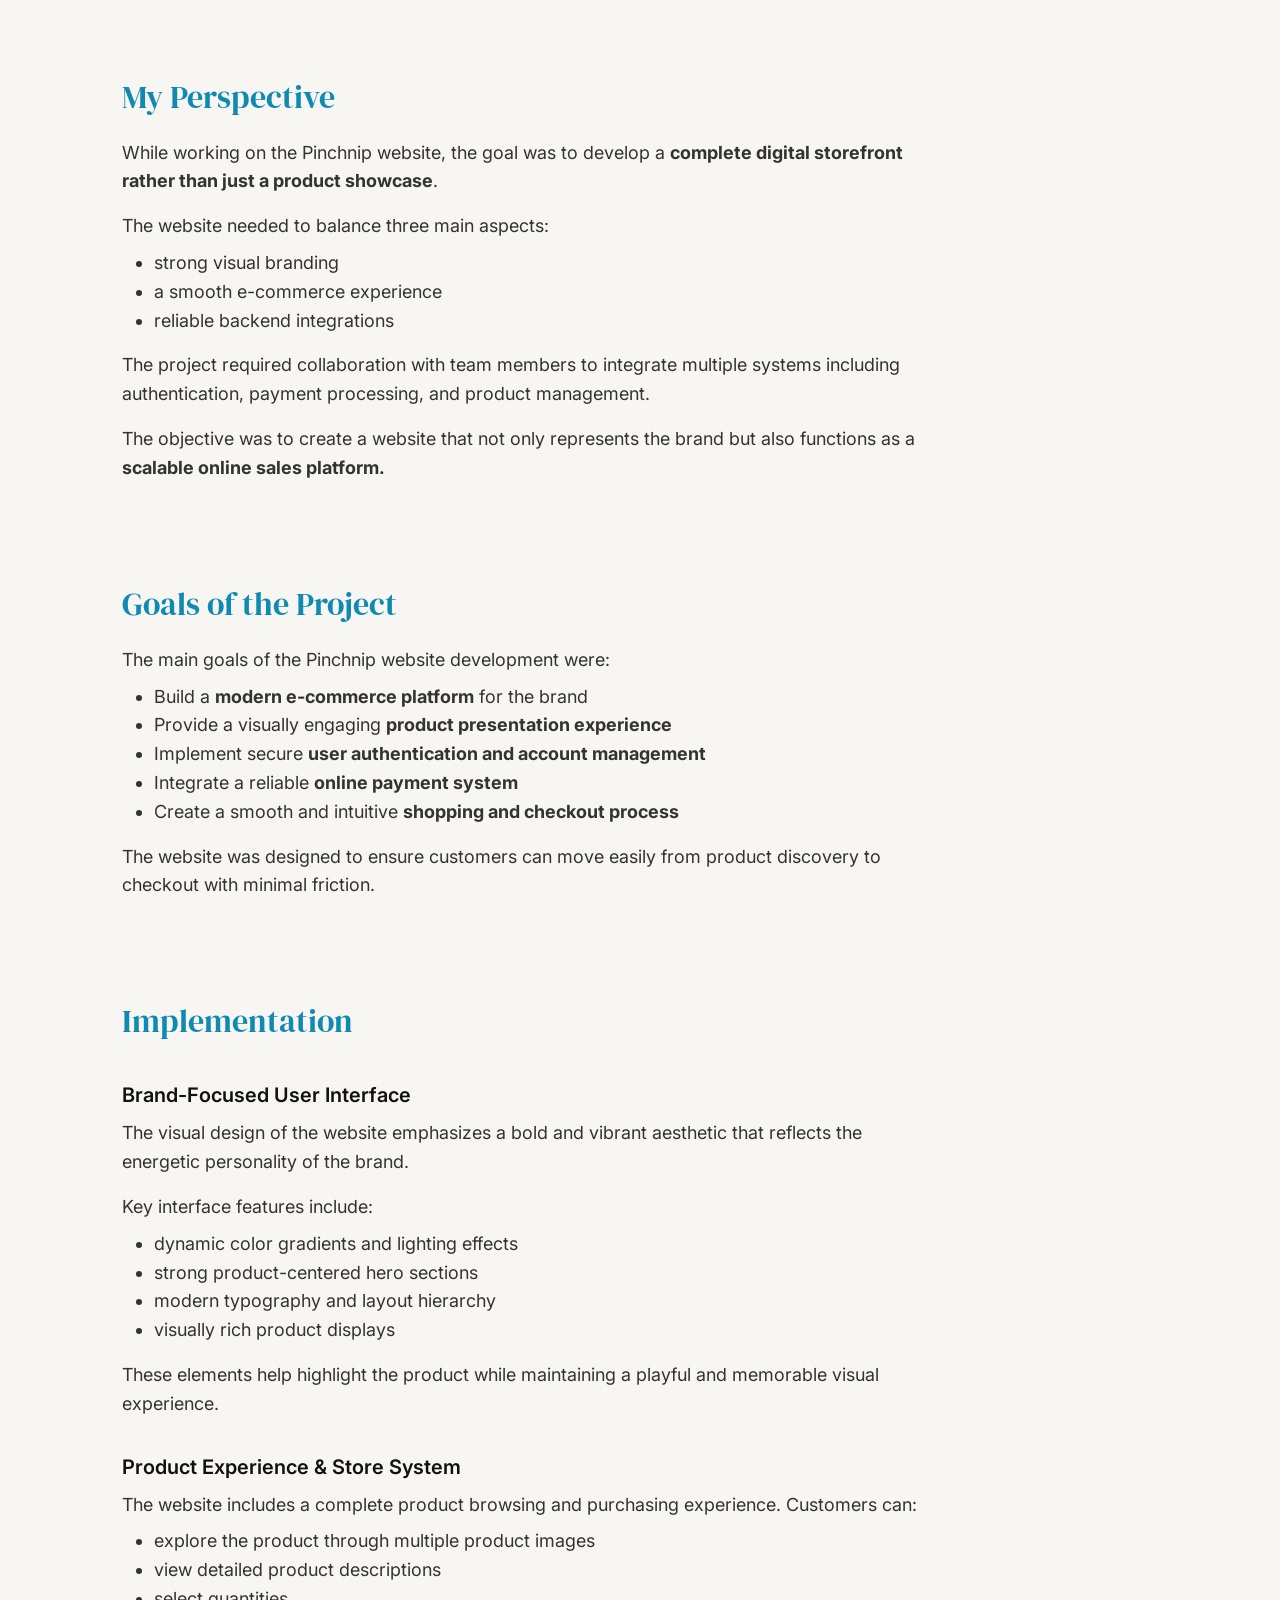
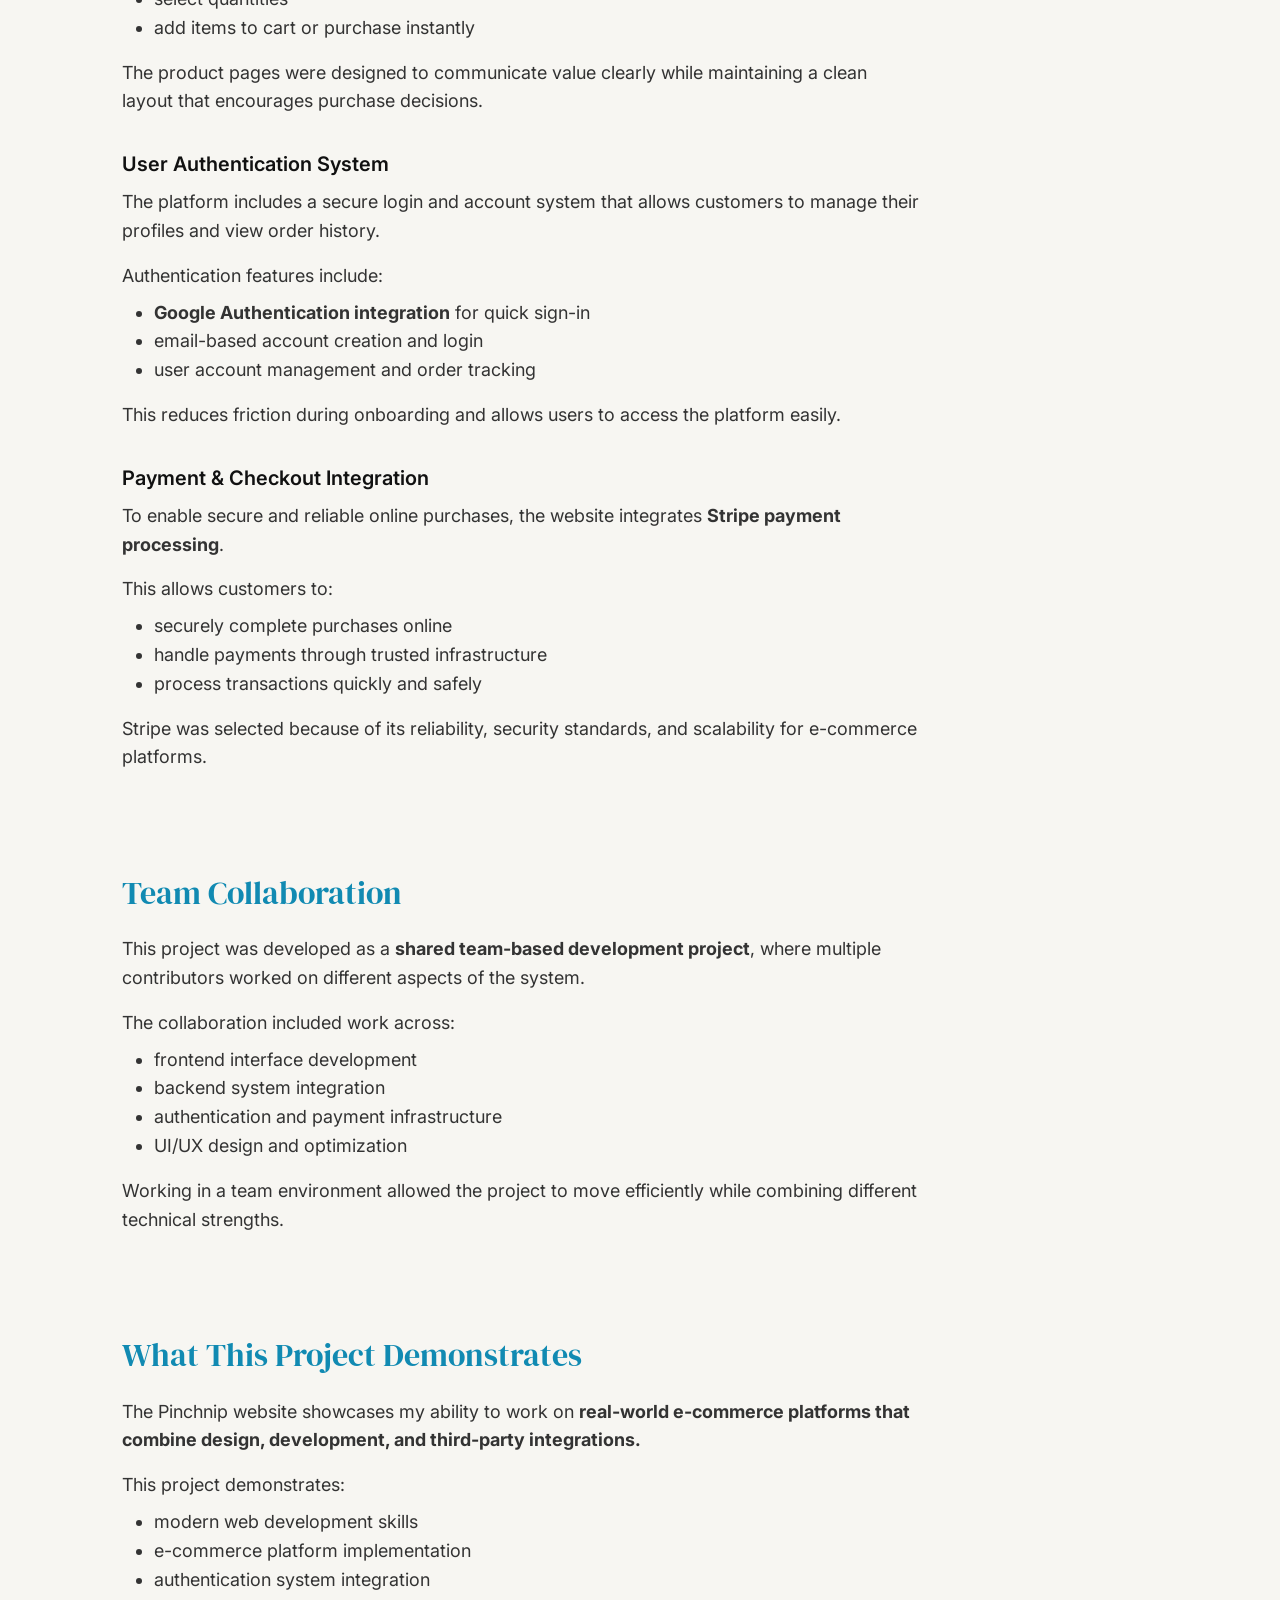
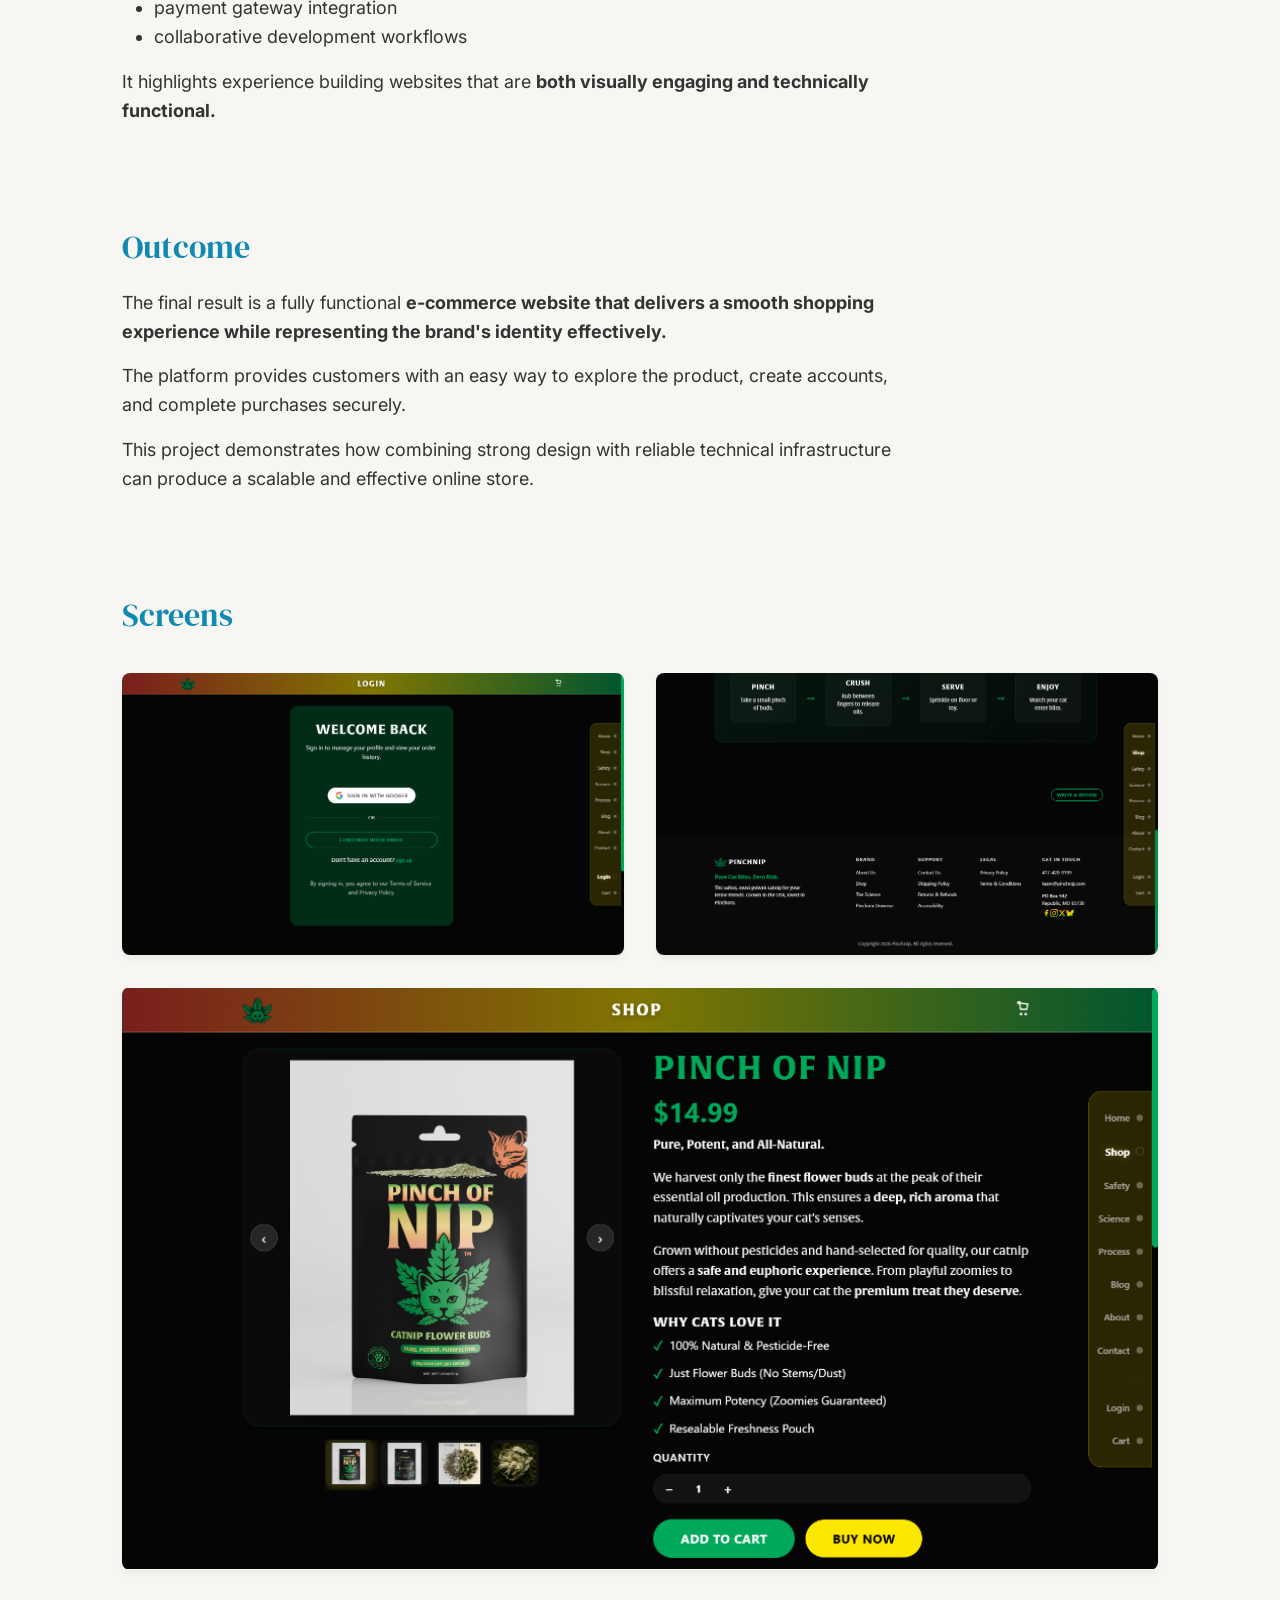
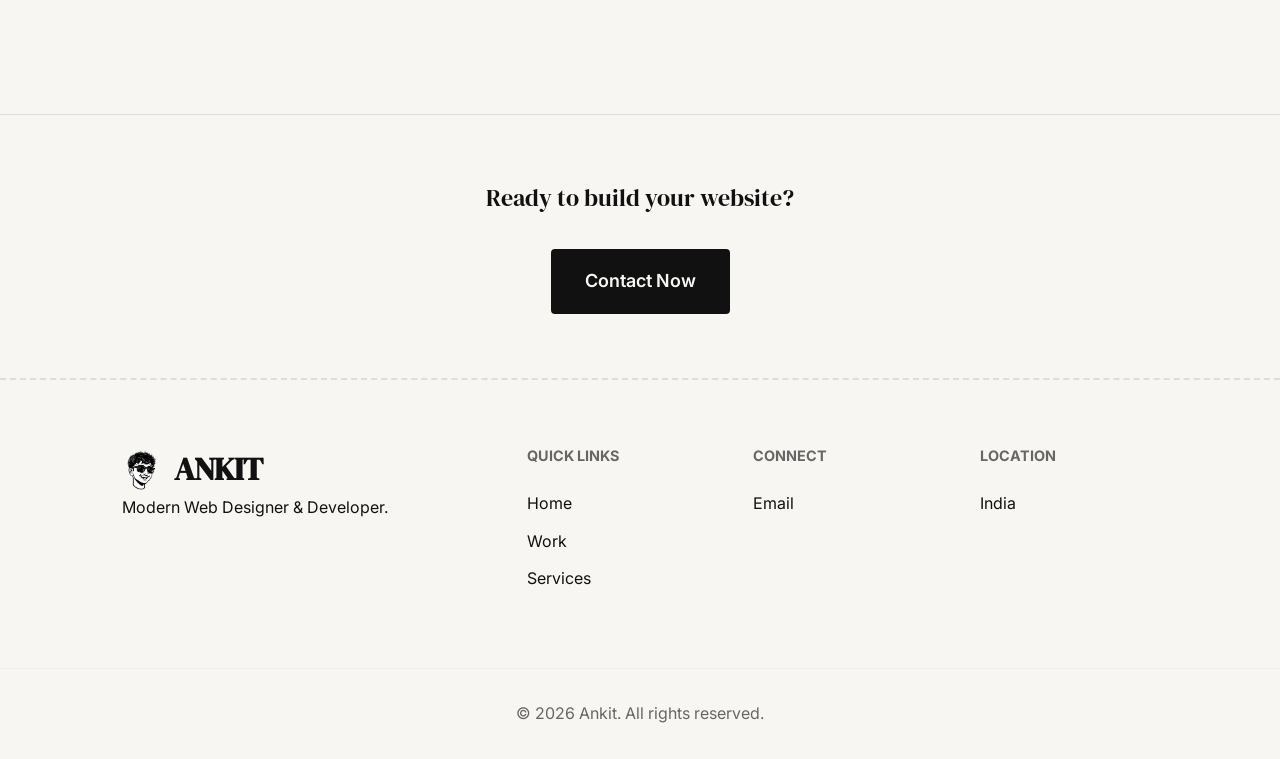
<file: pinchnip/index.html>
﻿<!DOCTYPE html>
<html lang="en">

<head>
    <meta charset="UTF-8">
    <meta name="viewport" content="width=device-width, initial-scale=1.0">
    <title>Ankit</title>
    <!-- Open Graph Meta Tags -->
    <meta property="og:title" content="Ankit">
    <meta property="og:description" content="Portfolio of Ankit, a Web Designer and Developer from India crafting modern web experiences.">
    <meta property="og:image" content="https://ankit.vercel.app/assets/preview.png">
    <meta property="og:url" content="https://ankit.vercel.app/">
    <meta name="twitter:card" content="summary_large_image">
    <link rel="icon" type="image/png" href="../assets/favicon.png?v=3">
    <link rel="stylesheet" href="../style.css">
    <link rel="preconnect" href="https://fonts.googleapis.com">
    <link rel="preconnect" href="https://fonts.gstatic.com" crossorigin>
    <link
        href="https://fonts.googleapis.com/css2?family=DM+Serif+Display&family=Inter:wght@400;500;600;700&family=Caveat:wght@700&display=swap"
        rel="stylesheet">
    <style>
        /* Specific styles for the project template */
        .project-hero {
            padding-top: 6rem;
            padding-bottom: 4rem;
            text-align: center;
        }

        .project-meta {
            display: flex;
            justify-content: center;
            gap: 2rem;
            margin-top: 1rem;
            color: #555;
            font-size: 0.95rem;
            flex-wrap: wrap;
        }

        .meta-item strong {
            color: var(--text-ink);
        }

        .project-cover-img {
            width: 100%;
            height: 50vh;
            min-height: 400px;
            background-color: #ddd;
            border-radius: var(--border-radius);
            margin: 3rem 0;
            display: flex;
            align-items: center;
            justify-content: center;
            color: #888;
            font-size: 1.5rem;
            background: linear-gradient(45deg, #e0e0e0, #f5f5f5);
        }

        .project-section {
            padding: 3rem 0;
        }

        .project-section h3 {
            font-size: 2rem;
            margin-bottom: 1rem;
            color: var(--accent-blue);
        }

        .project-text {
            font-size: 1.125rem;
            max-width: 800px;
            color: #333;
        }

        .tools-list {
            display: flex;
            gap: 1rem;
            flex-wrap: wrap;
            margin-top: 1rem;
        }

        .tool-tag {
            background-color: rgba(0, 0, 0, 0.05);
            padding: 0.5rem 1rem;
            border-radius: 50px;
            font-size: 0.9rem;
            font-weight: 500;
        }

        /* Screens Grid */
        .screens-grid {
            display: grid;
            grid-template-columns: 1fr 1fr;
            gap: 2rem;
            margin-top: 2rem;
        }

        .screen-placeholder {
            width: 100%;
            aspect-ratio: 16/9;
            background-color: #eaeaea;
            border-radius: var(--border-radius);
            display: flex;
            align-items: center;
            justify-content: center;
            color: #999;
            box-shadow: 0 4px 6px rgba(0, 0, 0, 0.05);
        }

        .back-link {
            display: inline-block;
            margin-bottom: 2rem;
            font-weight: 600;
            color: var(--text-ink);
            border-bottom: 2px solid var(--text-ink);
            padding-bottom: 2px;
        }

        .back-link:hover {
            color: var(--accent-pink);
            border-color: var(--accent-pink);
        }

        @media (max-width: 768px) {
            .screens-grid {
                grid-template-columns: 1fr;
            }
        }
    </style>
</head>

<body>

    <!-- Header area (same as index, light grid) -->
    <div class="light-area">
        <header class="header">
            <a href="/" class="logo" aria-label="Home">
                <img src="../assets/logo.png?v=3" alt="Ankit" class="header-logo-img">
            </a>
            <nav class="nav">
                <ul class="nav-links">
                    <li><a href="/home">Home</a></li>
                    <li><a href="/work">Work</a></li>
                    <li><a href="/contact">Contact</a></li>
                </ul>
            </nav>
            <a href="mailto:ankit3765kumar@gmail.com?subject=Website%20Inquiry&body=Hi%20Ankit,%0D%0A%0D%0AI%27m%20interested%20in%20a%20website.%20Here%20are%20the%20details:%0D%0A-%20Business%20Name:%0D%0A-%20Website%20Type%20(New%20or%20Redesign):%0D%0A-%20Timeline:%0D%0A-%20Budget:%0D%0A%0D%0AThank%20you."
                class="btn btn-primary" id="header-cta" aria-label="Email Ankit">Contact
                Now</a>
            <button class="mobile-menu-btn" aria-label="Toggle Menu">
                <svg width="24" height="24" viewBox="0 0 24 24" fill="none" stroke="currentColor" stroke-width="2">
                    <path d="M3 12h18M3 6h18M3 18h18"></path>
                </svg>
            </button>
        </header>

        <section class="container project-hero">
            <a href="/work" class="back-link">← Back to Projects</a>
            <h1 class="hero-title" style="font-size: clamp(3rem, 6vw, 5rem);">Pinchnip</h1>

            <!-- Hero Image -->
            <div class="project-cover-img" style="background: none; padding: 0; height: auto; min-height: 0;">
                <img src="../assets/pinchnip-hero-new.png" alt="Pinchnip Cover"
                    style="width: 100%; height: auto; border-radius: var(--border-radius);"
                    onerror="this.src=''; this.parentElement.style.background='linear-gradient(45deg, #e0e0e0, #f5f5f5)'; this.parentElement.innerText='Hero Image Placeholder';">
            </div>
        </section>

        <!-- Torn edge down to next section if needed, but for simplicity let's keep all project details light themed -->
    </div>

    <main class="container" style="padding-bottom: 6rem;">

        <!-- Content Sections -->
        <div class="project-section">
            <h3>Overview</h3>
            <p class="project-text">
                Pinchnip is a modern e-commerce website developed for a premium catnip brand focused on delivering
                high-quality, natural products for cats. The platform was designed to provide a seamless shopping
                experience while visually communicating the brand's playful yet premium identity.
            </p>
            <p class="project-text" style="margin-top: 1rem;">
                This project was built as a <strong>shared team-based website development effort</strong>, combining
                design, front-end development, and backend integration to create a fully functional online store capable
                of handling user authentication, product purchases, and secure payments.
            </p>
            <p class="project-text" style="margin-top: 1rem;">
                The website focuses on creating an engaging product presentation while maintaining a smooth and reliable
                purchasing workflow for customers.
            </p>
        </div>

        <div class="project-section">
            <h3>My Perspective</h3>
            <p class="project-text">
                While working on the Pinchnip website, the goal was to develop a <strong>complete digital storefront
                    rather than just a product showcase</strong>.
            </p>
            <p class="project-text" style="margin-top: 1rem;">
                The website needed to balance three main aspects:
            </p>
            <ul class="project-text" style="margin-top: 0.5rem; list-style-type: disc; padding-left: 2rem;">
                <li>strong visual branding</li>
                <li>a smooth e-commerce experience</li>
                <li>reliable backend integrations</li>
            </ul>
            <p class="project-text" style="margin-top: 1rem;">
                The project required collaboration with team members to integrate multiple systems including
                authentication, payment processing, and product management.
            </p>
            <p class="project-text" style="margin-top: 1rem;">
                The objective was to create a website that not only represents the brand but also functions as a
                <strong>scalable online sales platform.</strong>
            </p>
        </div>

        <div class="project-section">
            <h3>Goals of the Project</h3>
            <p class="project-text">
                The main goals of the Pinchnip website development were:
            </p>
            <ul class="project-text" style="margin-top: 0.5rem; list-style-type: disc; padding-left: 2rem;">
                <li>Build a <strong>modern e-commerce platform</strong> for the brand</li>
                <li>Provide a visually engaging <strong>product presentation experience</strong></li>
                <li>Implement secure <strong>user authentication and account management</strong></li>
                <li>Integrate a reliable <strong>online payment system</strong></li>
                <li>Create a smooth and intuitive <strong>shopping and checkout process</strong></li>
            </ul>
            <p class="project-text" style="margin-top: 1rem;">
                The website was designed to ensure customers can move easily from product discovery to checkout with
                minimal friction.
            </p>
        </div>

        <div class="project-section">
            <h3>Implementation</h3>

            <h4
                style="font-family: var(--font-body); font-size: 1.25rem; font-weight: 600; margin-top: 2rem; margin-bottom: 0.5rem; color: var(--text-ink);">
                Brand-Focused User Interface</h4>
            <p class="project-text">
                The visual design of the website emphasizes a bold and vibrant aesthetic that reflects the energetic
                personality of the brand.
            </p>
            <p class="project-text" style="margin-top: 1rem;">
                Key interface features include:
            </p>
            <ul class="project-text" style="margin-top: 0.5rem; list-style-type: disc; padding-left: 2rem;">
                <li>dynamic color gradients and lighting effects</li>
                <li>strong product-centered hero sections</li>
                <li>modern typography and layout hierarchy</li>
                <li>visually rich product displays</li>
            </ul>
            <p class="project-text" style="margin-top: 1rem;">
                These elements help highlight the product while maintaining a playful and memorable visual experience.
            </p>

            <h4
                style="font-family: var(--font-body); font-size: 1.25rem; font-weight: 600; margin-top: 2rem; margin-bottom: 0.5rem; color: var(--text-ink);">
                Product Experience & Store System</h4>
            <p class="project-text">
                The website includes a complete product browsing and purchasing experience. Customers can:
            </p>
            <ul class="project-text" style="margin-top: 0.5rem; list-style-type: disc; padding-left: 2rem;">
                <li>explore the product through multiple product images</li>
                <li>view detailed product descriptions</li>
                <li>select quantities</li>
                <li>add items to cart or purchase instantly</li>
            </ul>
            <p class="project-text" style="margin-top: 1rem;">
                The product pages were designed to communicate value clearly while maintaining a clean layout that
                encourages purchase decisions.
            </p>

            <h4
                style="font-family: var(--font-body); font-size: 1.25rem; font-weight: 600; margin-top: 2rem; margin-bottom: 0.5rem; color: var(--text-ink);">
                User Authentication System</h4>
            <p class="project-text">
                The platform includes a secure login and account system that allows customers to manage their profiles
                and view order history.
            </p>
            <p class="project-text" style="margin-top: 1rem;">
                Authentication features include:
            </p>
            <ul class="project-text" style="margin-top: 0.5rem; list-style-type: disc; padding-left: 2rem;">
                <li><strong>Google Authentication integration</strong> for quick sign-in</li>
                <li>email-based account creation and login</li>
                <li>user account management and order tracking</li>
            </ul>
            <p class="project-text" style="margin-top: 1rem;">
                This reduces friction during onboarding and allows users to access the platform easily.
            </p>

            <h4
                style="font-family: var(--font-body); font-size: 1.25rem; font-weight: 600; margin-top: 2rem; margin-bottom: 0.5rem; color: var(--text-ink);">
                Payment & Checkout Integration</h4>
            <p class="project-text">
                To enable secure and reliable online purchases, the website integrates <strong>Stripe payment
                    processing</strong>.
            </p>
            <p class="project-text" style="margin-top: 1rem;">
                This allows customers to:
            </p>
            <ul class="project-text" style="margin-top: 0.5rem; list-style-type: disc; padding-left: 2rem;">
                <li>securely complete purchases online</li>
                <li>handle payments through trusted infrastructure</li>
                <li>process transactions quickly and safely</li>
            </ul>
            <p class="project-text" style="margin-top: 1rem;">
                Stripe was selected because of its reliability, security standards, and scalability for e-commerce
                platforms.
            </p>
        </div>

        <div class="project-section">
            <h3>Team Collaboration</h3>
            <p class="project-text">
                This project was developed as a <strong>shared team-based development project</strong>, where multiple
                contributors worked on different aspects of the system.
            </p>
            <p class="project-text" style="margin-top: 1rem;">
                The collaboration included work across:
            </p>
            <ul class="project-text" style="margin-top: 0.5rem; list-style-type: disc; padding-left: 2rem;">
                <li>frontend interface development</li>
                <li>backend system integration</li>
                <li>authentication and payment infrastructure</li>
                <li>UI/UX design and optimization</li>
            </ul>
            <p class="project-text" style="margin-top: 1rem;">
                Working in a team environment allowed the project to move efficiently while combining different
                technical strengths.
            </p>
        </div>

        <div class="project-section">
            <h3>What This Project Demonstrates</h3>
            <p class="project-text">
                The Pinchnip website showcases my ability to work on <strong>real-world e-commerce platforms that
                    combine design, development, and third-party integrations.</strong>
            </p>
            <p class="project-text" style="margin-top: 1rem;">
                This project demonstrates:
            </p>
            <ul class="project-text" style="margin-top: 0.5rem; list-style-type: disc; padding-left: 2rem;">
                <li>modern web development skills</li>
                <li>e-commerce platform implementation</li>
                <li>authentication system integration</li>
                <li>payment gateway integration</li>
                <li>collaborative development workflows</li>
            </ul>
            <p class="project-text" style="margin-top: 1rem;">
                It highlights experience building websites that are <strong>both visually engaging and technically
                    functional.</strong>
            </p>
        </div>

        <div class="project-section">
            <h3>Outcome</h3>
            <p class="project-text">
                The final result is a fully functional <strong>e-commerce website that delivers a smooth shopping
                    experience while representing the brand's identity effectively.</strong>
            </p>
            <p class="project-text" style="margin-top: 1rem;">
                The platform provides customers with an easy way to explore the product, create accounts, and complete
                purchases securely.
            </p>
            <p class="project-text" style="margin-top: 1rem;">
                This project demonstrates how combining strong design with reliable technical infrastructure can produce
                a scalable and effective online store.
            </p>
        </div>

        <div class="project-section">
            <h3>Screens</h3>
            <div class="screens-grid">
                <div class="screen-placeholder" style="background: none; padding: 0;">
                    <img src="../assets/media__1772695485069.png" alt="Screen 1"
                        style="width: 100%; height: 100%; object-fit: contain; border-radius: var(--border-radius);"
                        onerror="this.src=''; this.parentElement.style.background='#eaeaea'; this.parentElement.innerText='Screen 1 Placeholder';">
                </div>
                <div class="screen-placeholder" style="background: none; padding: 0;">
                    <img src="../assets/media__1772695485170.png" alt="Screen 2"
                        style="width: 100%; height: 100%; object-fit: contain; border-radius: var(--border-radius);"
                        onerror="this.src=''; this.parentElement.style.background='#eaeaea'; this.parentElement.innerText='Screen 2 Placeholder';">
                </div>
                <div class="screen-placeholder" style="background: none; padding: 0; grid-column: 1 / -1;">
                    <img src="../assets/media__1772695485290.png" alt="Screen 3"
                        style="width: 100%; height: 100%; object-fit: contain; border-radius: var(--border-radius);"
                        onerror="this.src=''; this.parentElement.style.background='#eaeaea'; this.parentElement.innerText='Screen 3 Placeholder';">
                </div>
            </div>
        </div>

    </main>

    <!-- Footer -->
    <footer class="footer-area" style="padding-top: 0; border-top: 1px solid #ddd;">
        <div class="cta-strip">
            <div class="container">
                <h2 class="cta-heading">Ready to build your website?</h2>
                <a href="mailto:ankit3765kumar@gmail.com?subject=Website%20Inquiry&body=Hi%20Ankit,%0D%0A%0D%0AI%27m%20interested%20in%20a%20website.%20Here%20are%20the%20details:%0D%0A-%20Business%20Name:%0D%0A-%20Website%20Type%20(New%20or%20Redesign):%0D%0A-%20Timeline:%0D%0A-%20Budget:%0D%0A%0D%0AThank%20you."
                    class="btn btn-primary btn-large" aria-label="Email Ankit">Contact
                    Now</a>
            </div>
        </div>
        <div class="main-footer container">
            <div class="footer-col brand-col">
                <a href="/" class="logo footer-logo">
                    <img src="../assets/logo.png?v=3" alt="Ankit" class="footer-logo-img">
                    <span>ANKIT</span>
                </a>
                <p>Modern Web Designer & Developer.</p>
            </div>
            <div class="footer-col">
                <h4>Quick Links</h4>
                <ul>
                    <li><a href="/home">Home</a></li>
                    <li><a href="/work">Work</a></li>
                    <li><a href="/services">Services</a></li>
                </ul>
            </div>
            <div class="footer-col">
                <h4>Connect</h4>
                <ul>
                    <li><a href="mailto:ankit3765kumar@gmail.com?subject=Website%20Inquiry&body=Hi%20Ankit,%0D%0A%0D%0AI%27m%20interested%20in%20a%20website.%20Here%20are%20the%20details:%0D%0A-%20Business%20Name:%0D%0A-%20Website%20Type%20(New%20or%20Redesign):%0D%0A-%20Timeline:%0D%0A-%20Budget:%0D%0A%0D%0AThank%20you."
                            aria-label="Email Ankit">Email</a>
                    </li>
                </ul>
            </div>
            <div class="footer-col">
                <h4>Location</h4>
                <p>India</p>
            </div>
        </div>
        <div class="footer-bottom">
            <p>&copy;
                <script>document.write(new Date().getFullYear())</script> Ankit. All rights reserved.
            </p>
        </div>
    </footer>

    <script src="../script.js"></script>
</body>

</html>
</file>
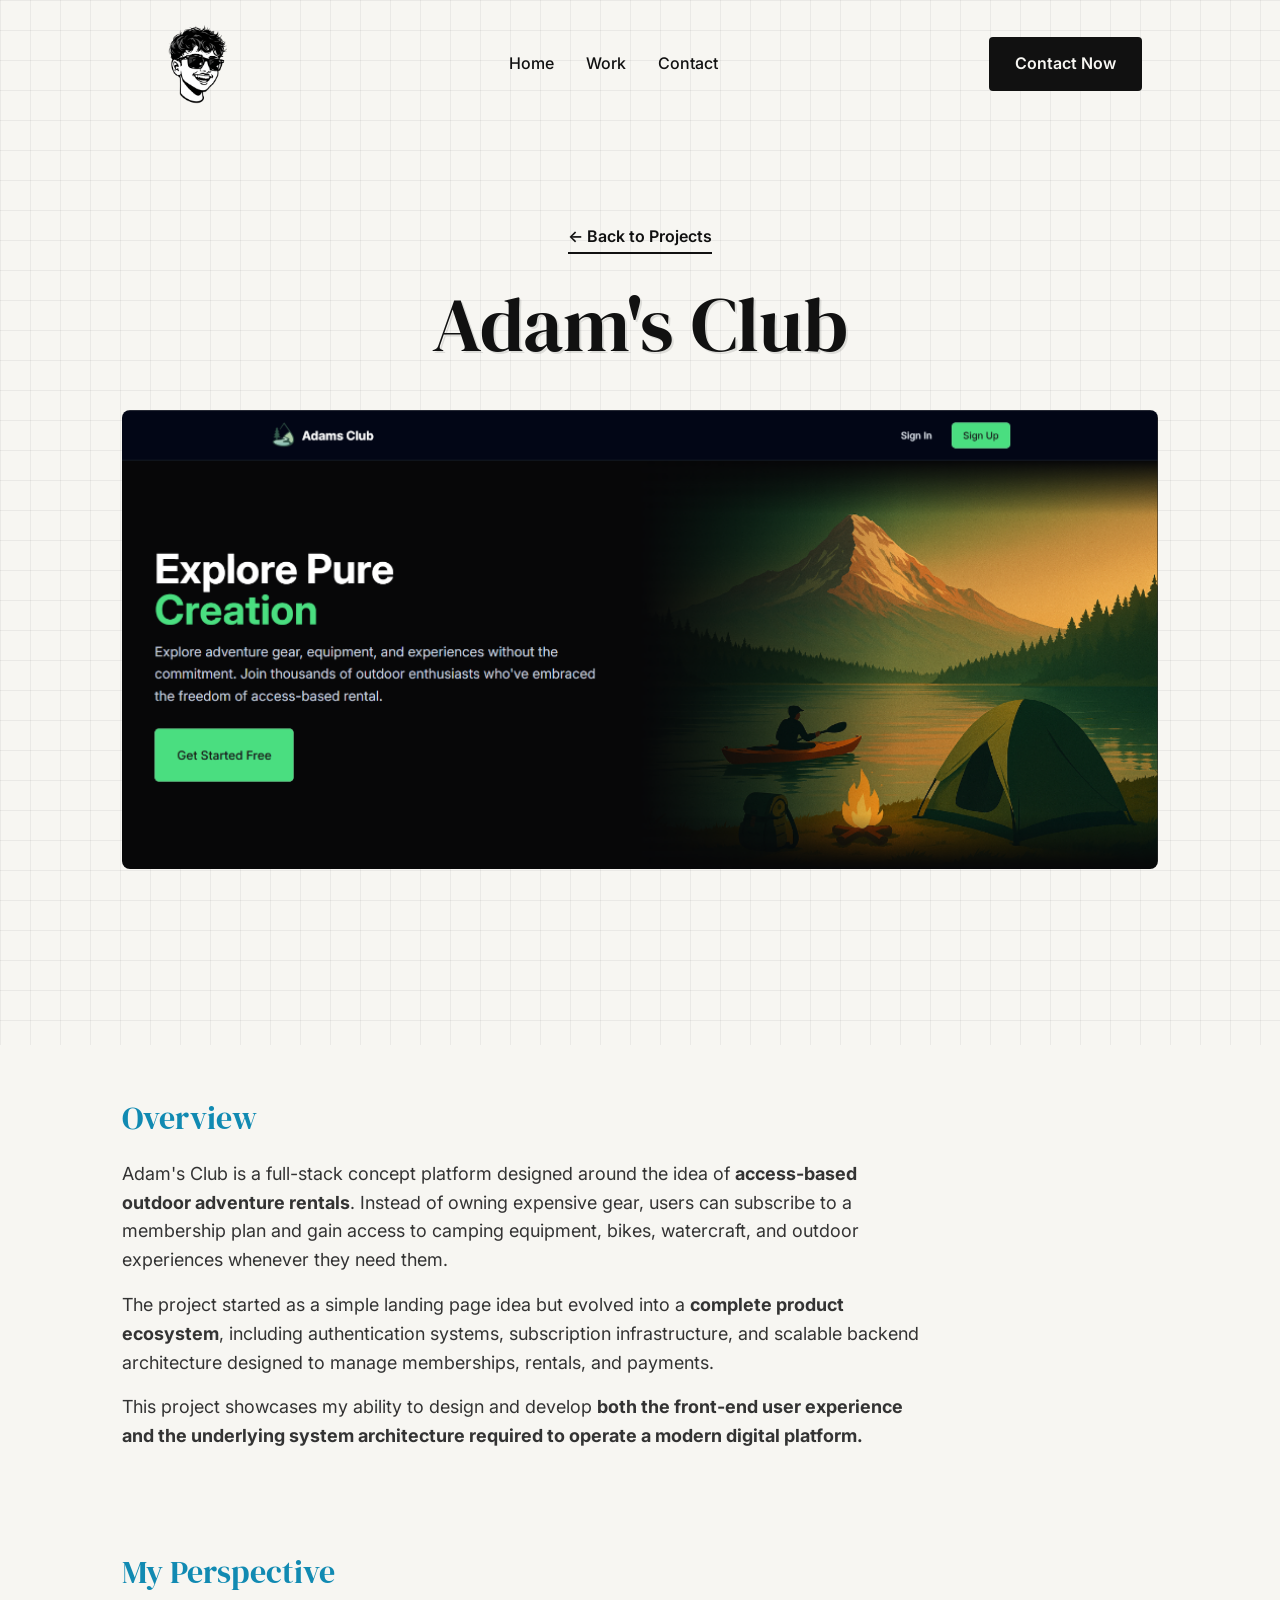
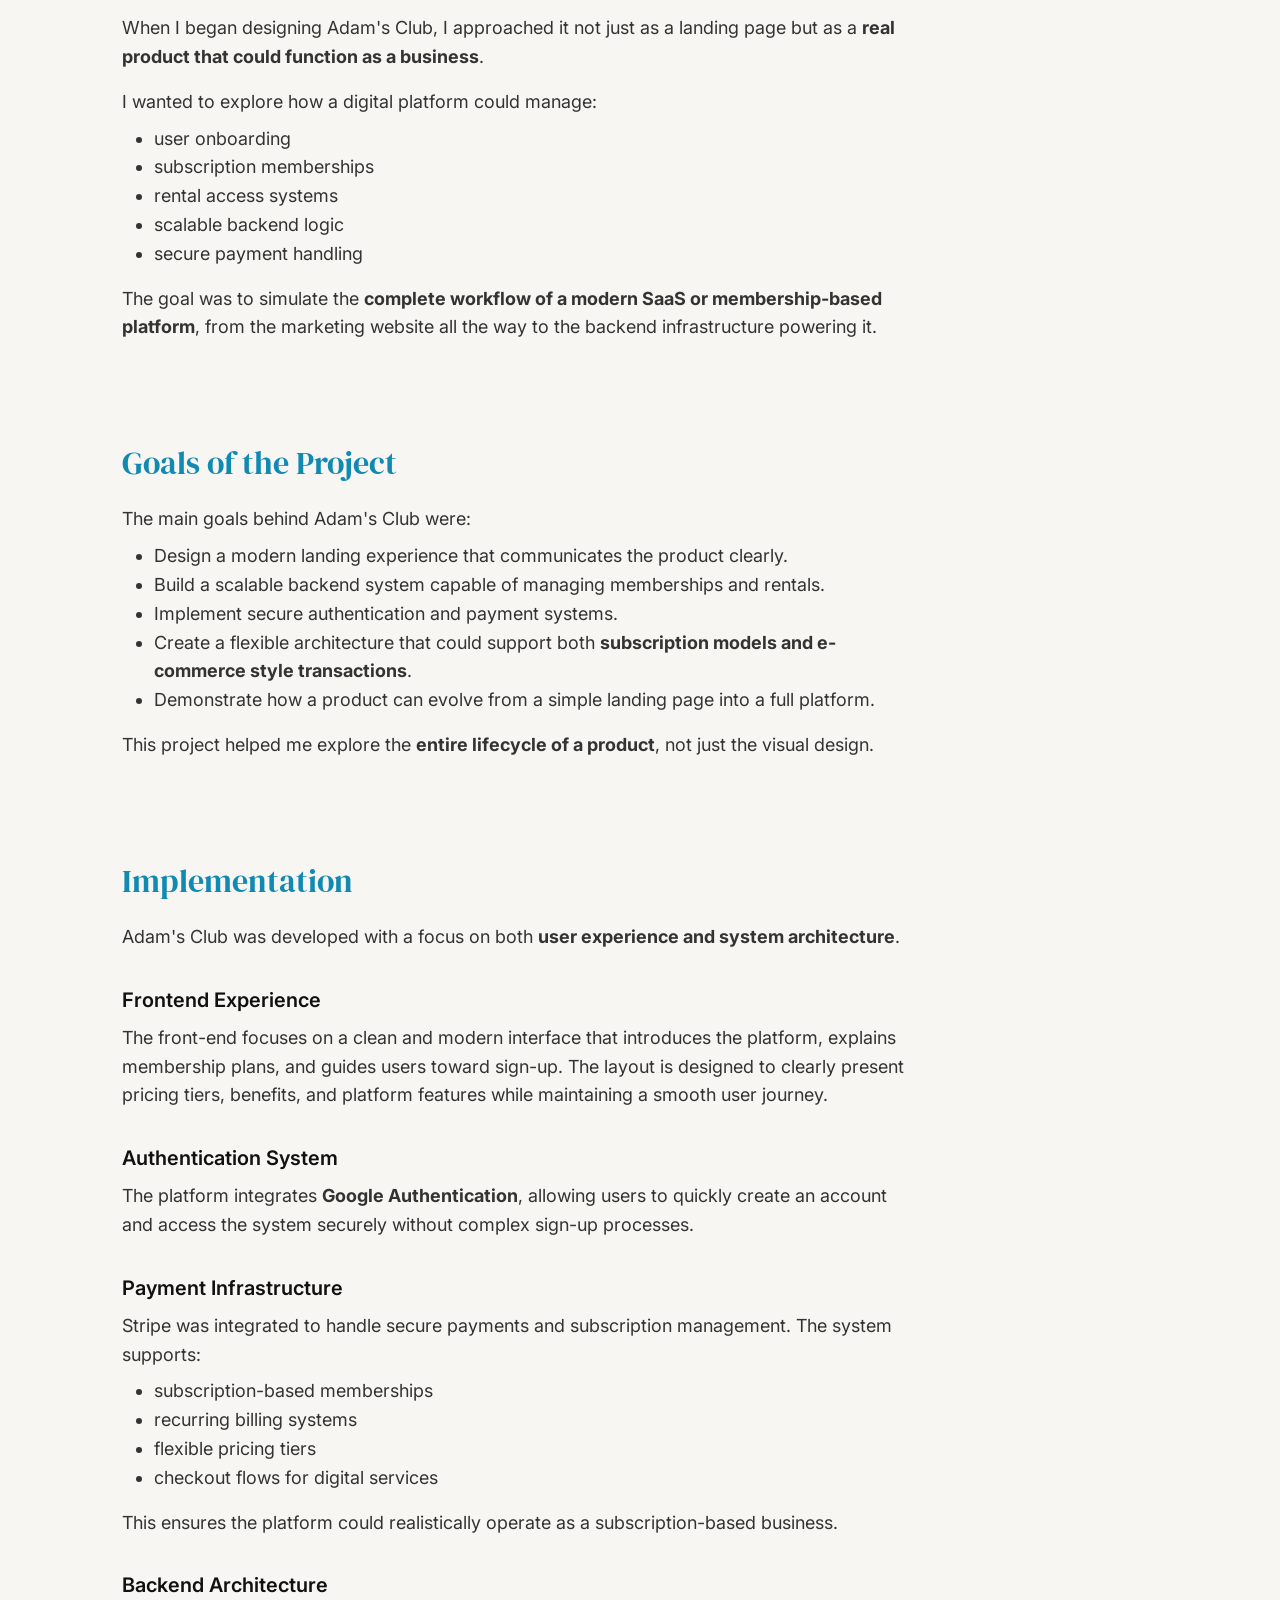
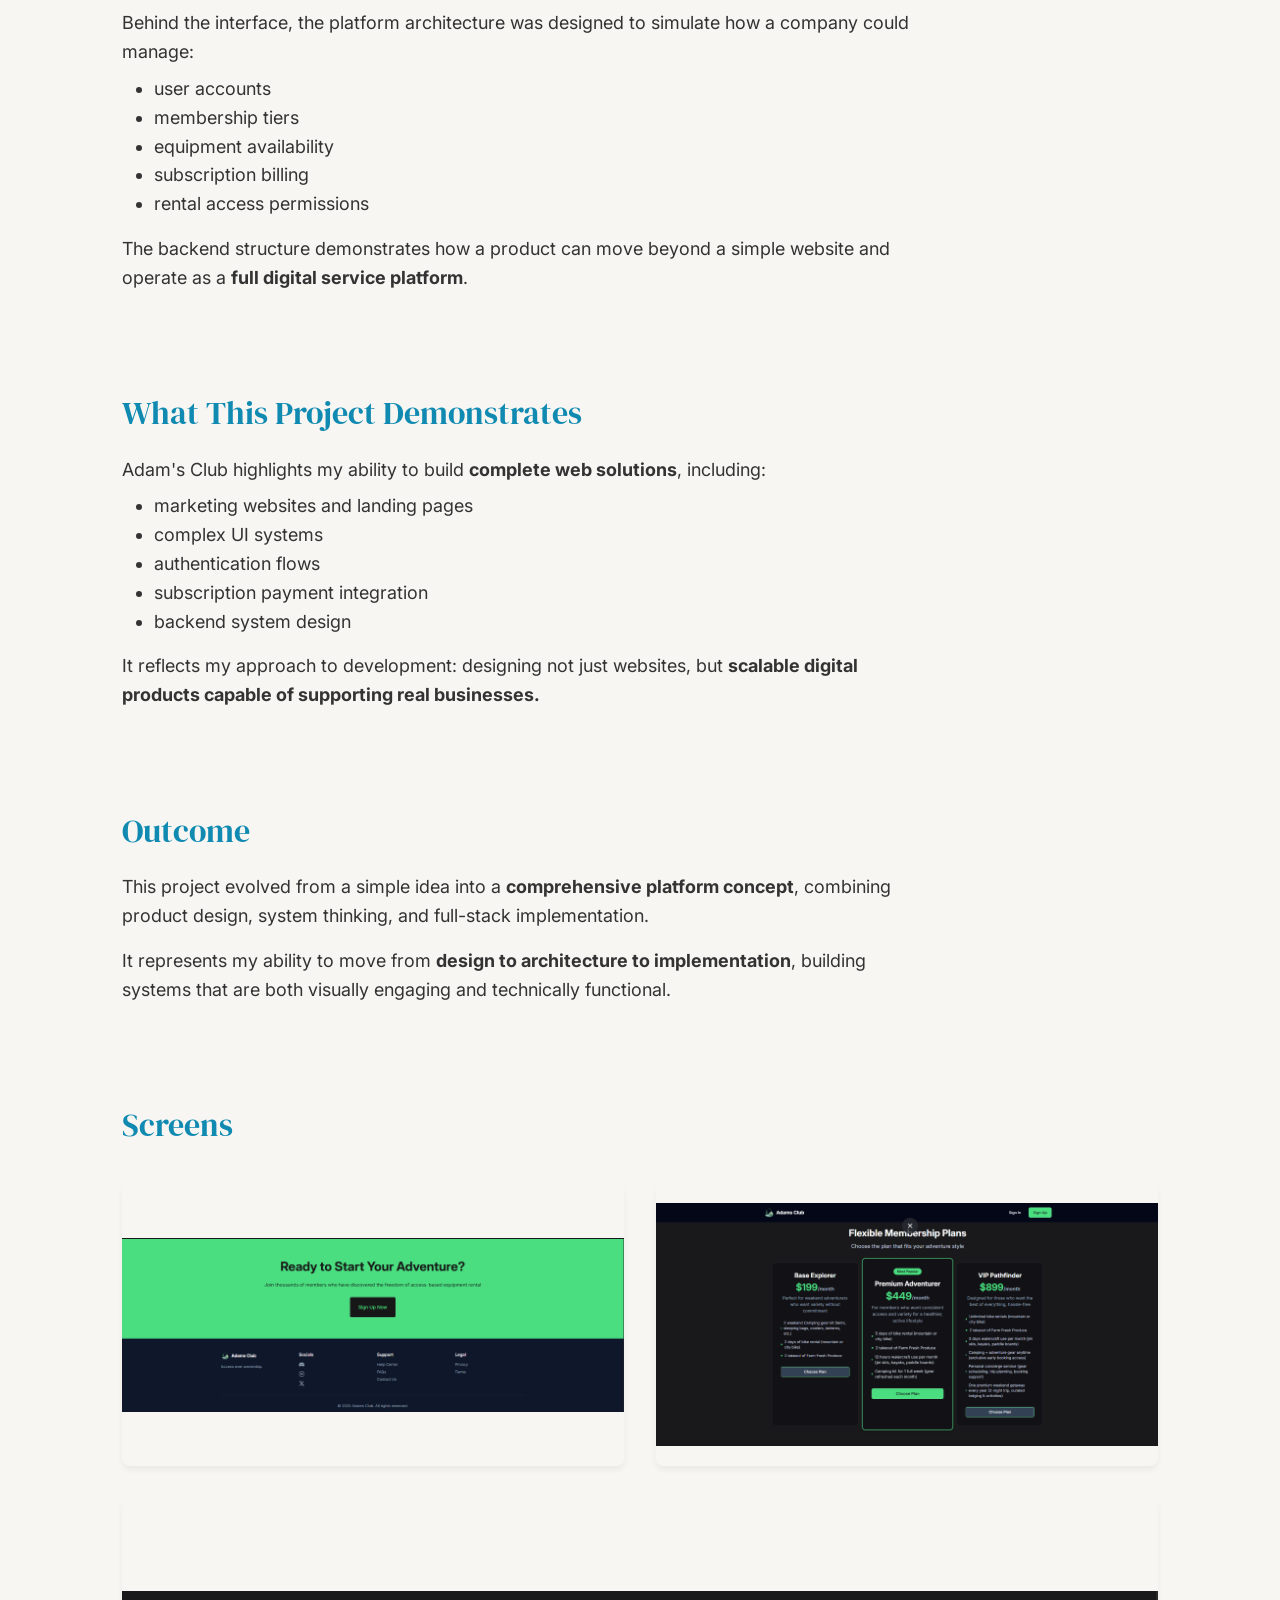
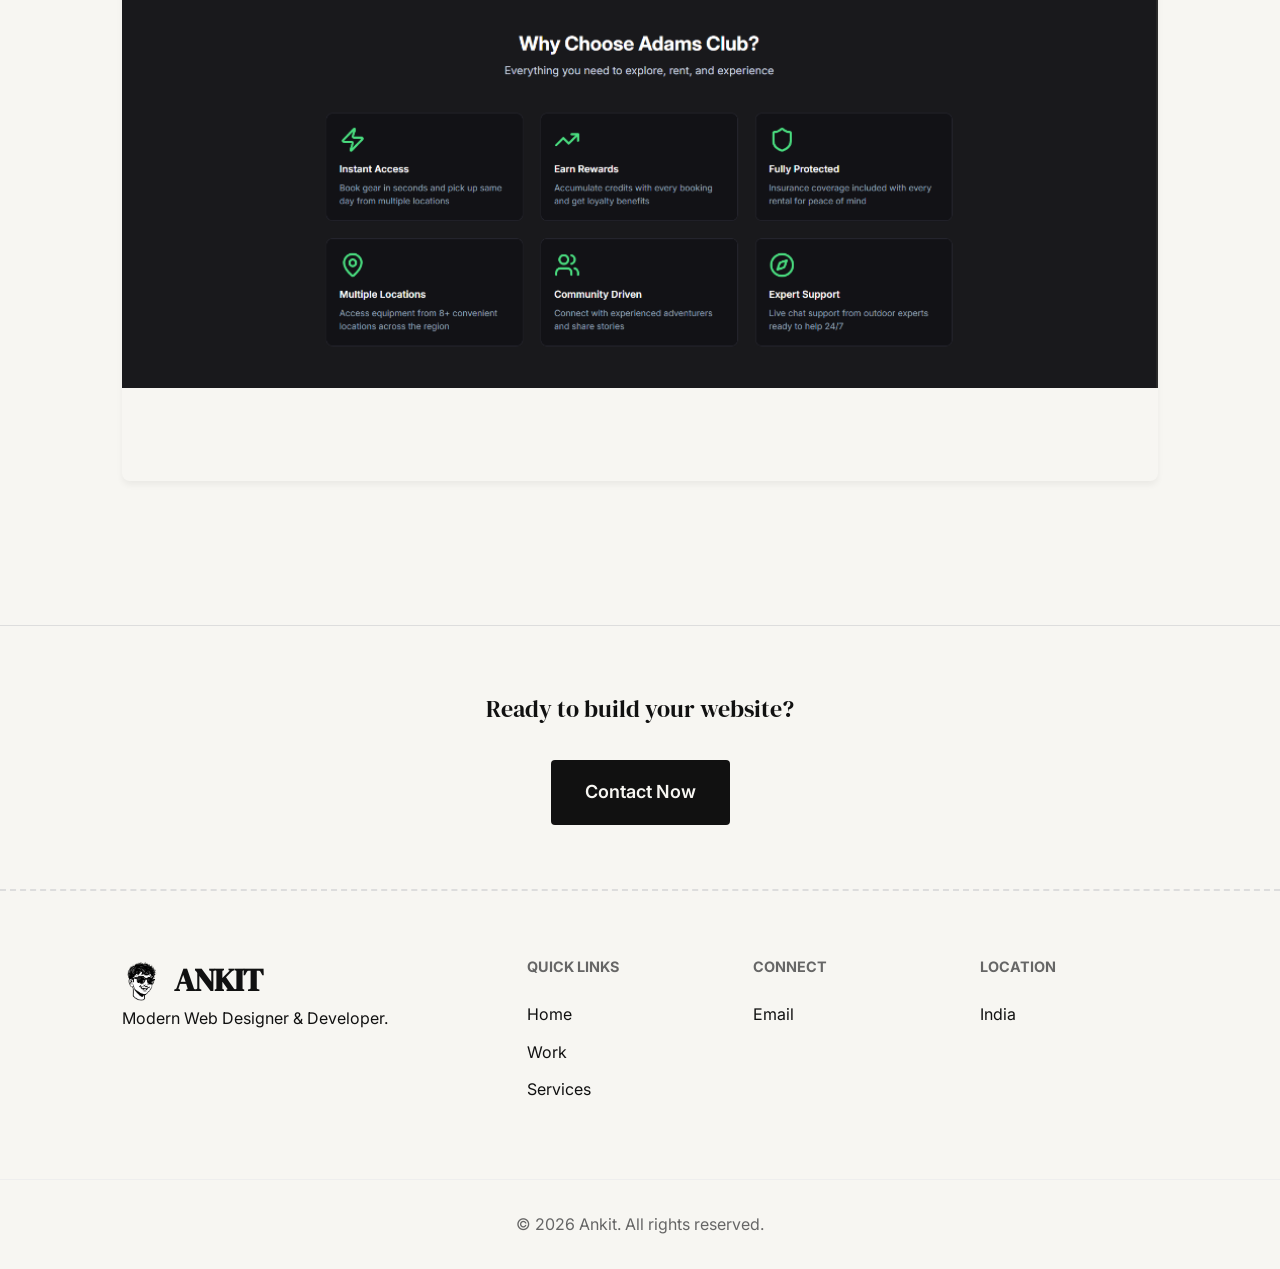
<file: project/index.html>
﻿<!DOCTYPE html>
<html lang="en">

<head>
    <meta charset="UTF-8">
    <meta name="viewport" content="width=device-width, initial-scale=1.0">
    <title>Ankit</title>
    <!-- Open Graph Meta Tags -->
    <meta property="og:title" content="Ankit">
    <meta property="og:description" content="Portfolio of Ankit, a Web Designer and Developer from India crafting modern web experiences.">
    <meta property="og:image" content="https://ankit.vercel.app/assets/preview.png">
    <meta property="og:url" content="https://ankit.vercel.app/">
    <meta name="twitter:card" content="summary_large_image">
    <link rel="icon" type="image/png" href="../assets/favicon.png?v=3">
    <link rel="stylesheet" href="../style.css">
    <link rel="preconnect" href="https://fonts.googleapis.com">
    <link rel="preconnect" href="https://fonts.gstatic.com" crossorigin>
    <link
        href="https://fonts.googleapis.com/css2?family=DM+Serif+Display&family=Inter:wght@400;500;600;700&family=Caveat:wght@700&display=swap"
        rel="stylesheet">
    <style>
        /* Specific styles for the project template */
        .project-hero {
            padding-top: 6rem;
            padding-bottom: 4rem;
            text-align: center;
        }

        .project-meta {
            display: flex;
            justify-content: center;
            gap: 2rem;
            margin-top: 1rem;
            color: #555;
            font-size: 0.95rem;
            flex-wrap: wrap;
        }

        .meta-item strong {
            color: var(--text-ink);
        }

        .project-cover-img {
            width: 100%;
            height: 50vh;
            min-height: 400px;
            background-color: #ddd;
            border-radius: var(--border-radius);
            margin: 3rem 0;
            display: flex;
            align-items: center;
            justify-content: center;
            color: #888;
            font-size: 1.5rem;
            background: linear-gradient(45deg, #e0e0e0, #f5f5f5);
        }

        .project-section {
            padding: 3rem 0;
        }

        .project-section h3 {
            font-size: 2rem;
            margin-bottom: 1rem;
            color: var(--accent-blue);
        }

        .project-text {
            font-size: 1.125rem;
            max-width: 800px;
            color: #333;
        }

        .tools-list {
            display: flex;
            gap: 1rem;
            flex-wrap: wrap;
            margin-top: 1rem;
        }

        .tool-tag {
            background-color: rgba(0, 0, 0, 0.05);
            padding: 0.5rem 1rem;
            border-radius: 50px;
            font-size: 0.9rem;
            font-weight: 500;
        }

        /* Screens Grid */
        .screens-grid {
            display: grid;
            grid-template-columns: 1fr 1fr;
            gap: 2rem;
            margin-top: 2rem;
        }

        .screen-placeholder {
            width: 100%;
            aspect-ratio: 16/9;
            background-color: #eaeaea;
            border-radius: var(--border-radius);
            display: flex;
            align-items: center;
            justify-content: center;
            color: #999;
            box-shadow: 0 4px 6px rgba(0, 0, 0, 0.05);
        }

        .back-link {
            display: inline-block;
            margin-bottom: 2rem;
            font-weight: 600;
            color: var(--text-ink);
            border-bottom: 2px solid var(--text-ink);
            padding-bottom: 2px;
        }

        .back-link:hover {
            color: var(--accent-pink);
            border-color: var(--accent-pink);
        }

        @media (max-width: 768px) {
            .screens-grid {
                grid-template-columns: 1fr;
            }
        }
    </style>
</head>

<body>

    <!-- Header area (same as index, light grid) -->
    <div class="light-area">
        <header class="header">
            <a href="/" class="logo" aria-label="Home">
                <img src="../assets/logo.png?v=3" alt="Ankit" class="header-logo-img">
            </a>
            <nav class="nav">
                <ul class="nav-links">
                    <li><a href="/home">Home</a></li>
                    <li><a href="/work">Work</a></li>
                    <li><a href="/contact">Contact</a></li>
                </ul>
            </nav>
            <a href="mailto:ankit3765kumar@gmail.com?subject=Website%20Inquiry&body=Hi%20Ankit,%0D%0A%0D%0AI%27m%20interested%20in%20a%20website.%20Here%20are%20the%20details:%0D%0A-%20Business%20Name:%0D%0A-%20Website%20Type%20(New%20or%20Redesign):%0D%0A-%20Timeline:%0D%0A-%20Budget:%0D%0A%0D%0AThank%20you."
                class="btn btn-primary" id="header-cta" aria-label="Email Ankit">Contact
                Now</a>
            <button class="mobile-menu-btn" aria-label="Toggle Menu">
                <svg width="24" height="24" viewBox="0 0 24 24" fill="none" stroke="currentColor" stroke-width="2">
                    <path d="M3 12h18M3 6h18M3 18h18"></path>
                </svg>
            </button>
        </header>

        <section class="container project-hero">
            <a href="/work" class="back-link">← Back to Projects</a>
            <h1 class="hero-title" style="font-size: clamp(3rem, 6vw, 5rem);">Adam's Club</h1>


            <!-- Hero Image -->
            <div class="project-cover-img" style="background: none; padding: 0; height: auto; min-height: 0;">
                <img src="../assets/adams-hero.png" alt="Adam's Club Cover"
                    style="width: 100%; height: auto; border-radius: var(--border-radius);"
                    onerror="this.src=''; this.parentElement.style.background='linear-gradient(45deg, #e0e0e0, #f5f5f5)'; this.parentElement.innerText='Hero Image Placeholder';">
            </div>
        </section>

        <!-- Torn edge down to next section if needed, but for simplicity let's keep all project details light themed -->
    </div>

    <main class="container" style="padding-bottom: 6rem;">

        <!-- Content Sections -->
        <div class="project-section">
            <h3>Overview</h3>
            <p class="project-text">
                Adam's Club is a full-stack concept platform designed around the idea of <strong>access-based outdoor
                    adventure rentals</strong>. Instead of owning expensive gear, users can subscribe to a membership
                plan and gain access to camping equipment, bikes, watercraft, and outdoor experiences whenever they need
                them.
            </p>
            <p class="project-text" style="margin-top: 1rem;">
                The project started as a simple landing page idea but evolved into a <strong>complete product
                    ecosystem</strong>, including authentication systems, subscription infrastructure, and scalable
                backend architecture designed to manage memberships, rentals, and payments.
            </p>
            <p class="project-text" style="margin-top: 1rem;">
                This project showcases my ability to design and develop <strong>both the front-end user experience and
                    the underlying system architecture required to operate a modern digital platform.</strong>
            </p>
        </div>

        <div class="project-section">
            <h3>My Perspective</h3>
            <p class="project-text">
                When I began designing Adam's Club, I approached it not just as a landing page but as a <strong>real
                    product that could function as a business</strong>.
            </p>
            <p class="project-text" style="margin-top: 1rem;">
                I wanted to explore how a digital platform could manage:
            </p>
            <ul class="project-text" style="margin-top: 0.5rem; list-style-type: disc; padding-left: 2rem;">
                <li>user onboarding</li>
                <li>subscription memberships</li>
                <li>rental access systems</li>
                <li>scalable backend logic</li>
                <li>secure payment handling</li>
            </ul>
            <p class="project-text" style="margin-top: 1rem;">
                The goal was to simulate the <strong>complete workflow of a modern SaaS or membership-based
                    platform</strong>, from the marketing website all the way to the backend infrastructure powering it.
            </p>
        </div>

        <div class="project-section">
            <h3>Goals of the Project</h3>
            <p class="project-text">
                The main goals behind Adam's Club were:
            </p>
            <ul class="project-text" style="margin-top: 0.5rem; list-style-type: disc; padding-left: 2rem;">
                <li>Design a modern landing experience that communicates the product clearly.</li>
                <li>Build a scalable backend system capable of managing memberships and rentals.</li>
                <li>Implement secure authentication and payment systems.</li>
                <li>Create a flexible architecture that could support both <strong>subscription models and e-commerce
                        style transactions</strong>.</li>
                <li>Demonstrate how a product can evolve from a simple landing page into a full platform.</li>
            </ul>
            <p class="project-text" style="margin-top: 1rem;">
                This project helped me explore the <strong>entire lifecycle of a product</strong>, not just the visual
                design.
            </p>
        </div>

        <div class="project-section">
            <h3>Implementation</h3>
            <p class="project-text">
                Adam's Club was developed with a focus on both <strong>user experience and system architecture</strong>.
            </p>

            <h4
                style="font-family: var(--font-body); font-size: 1.25rem; font-weight: 600; margin-top: 2rem; margin-bottom: 0.5rem; color: var(--text-ink);">
                Frontend Experience</h4>
            <p class="project-text">
                The front-end focuses on a clean and modern interface that introduces the platform, explains membership
                plans, and guides users toward sign-up. The layout is designed to clearly present pricing tiers,
                benefits, and platform features while maintaining a smooth user journey.
            </p>

            <h4
                style="font-family: var(--font-body); font-size: 1.25rem; font-weight: 600; margin-top: 2rem; margin-bottom: 0.5rem; color: var(--text-ink);">
                Authentication System</h4>
            <p class="project-text">
                The platform integrates <strong>Google Authentication</strong>, allowing users to quickly create an
                account and access the system securely without complex sign-up processes.
            </p>

            <h4
                style="font-family: var(--font-body); font-size: 1.25rem; font-weight: 600; margin-top: 2rem; margin-bottom: 0.5rem; color: var(--text-ink);">
                Payment Infrastructure</h4>
            <p class="project-text">
                Stripe was integrated to handle secure payments and subscription management. The system supports:
            </p>
            <ul class="project-text" style="margin-top: 0.5rem; list-style-type: disc; padding-left: 2rem;">
                <li>subscription-based memberships</li>
                <li>recurring billing systems</li>
                <li>flexible pricing tiers</li>
                <li>checkout flows for digital services</li>
            </ul>
            <p class="project-text" style="margin-top: 1rem;">
                This ensures the platform could realistically operate as a subscription-based business.
            </p>

            <h4
                style="font-family: var(--font-body); font-size: 1.25rem; font-weight: 600; margin-top: 2rem; margin-bottom: 0.5rem; color: var(--text-ink);">
                Backend Architecture</h4>
            <p class="project-text">
                Behind the interface, the platform architecture was designed to simulate how a company could manage:
            </p>
            <ul class="project-text" style="margin-top: 0.5rem; list-style-type: disc; padding-left: 2rem;">
                <li>user accounts</li>
                <li>membership tiers</li>
                <li>equipment availability</li>
                <li>subscription billing</li>
                <li>rental access permissions</li>
            </ul>
            <p class="project-text" style="margin-top: 1rem;">
                The backend structure demonstrates how a product can move beyond a simple website and operate as a
                <strong>full digital service platform</strong>.
            </p>
        </div>

        <div class="project-section">
            <h3>What This Project Demonstrates</h3>
            <p class="project-text">
                Adam's Club highlights my ability to build <strong>complete web solutions</strong>, including:
            </p>
            <ul class="project-text" style="margin-top: 0.5rem; list-style-type: disc; padding-left: 2rem;">
                <li>marketing websites and landing pages</li>
                <li>complex UI systems</li>
                <li>authentication flows</li>
                <li>subscription payment integration</li>
                <li>backend system design</li>
            </ul>
            <p class="project-text" style="margin-top: 1rem;">
                It reflects my approach to development: designing not just websites, but <strong>scalable digital
                    products capable of supporting real businesses.</strong>
            </p>
        </div>

        <div class="project-section">
            <h3>Outcome</h3>
            <p class="project-text">
                This project evolved from a simple idea into a <strong>comprehensive platform concept</strong>,
                combining product design, system thinking, and full-stack implementation.
            </p>
            <p class="project-text" style="margin-top: 1rem;">
                It represents my ability to move from <strong>design to architecture to implementation</strong>,
                building systems that are both visually engaging and technically functional.
            </p>
        </div>

        <div class="project-section">
            <h3>Screens</h3>
            <div class="screens-grid">
                <div class="screen-placeholder" style="background: none; padding: 0;">
                    <img src="../assets/media__1772692784005.png" alt="Screen 1"
                        style="width: 100%; height: 100%; object-fit: contain; border-radius: var(--border-radius);"
                        onerror="this.src=''; this.parentElement.style.background='#eaeaea'; this.parentElement.innerText='Screen 1 Placeholder';">
                </div>
                <div class="screen-placeholder" style="background: none; padding: 0;">
                    <img src="../assets/media__1772692784042.png" alt="Screen 2"
                        style="width: 100%; height: 100%; object-fit: contain; border-radius: var(--border-radius);"
                        onerror="this.src=''; this.parentElement.style.background='#eaeaea'; this.parentElement.innerText='Screen 2 Placeholder';">
                </div>
                <div class="screen-placeholder" style="background: none; padding: 0; grid-column: 1 / -1;">
                    <img src="../assets/media__1772692784052.png" alt="Screen 3"
                        style="width: 100%; height: 100%; object-fit: contain; border-radius: var(--border-radius);"
                        onerror="this.src=''; this.parentElement.style.background='#eaeaea'; this.parentElement.innerText='Screen 3 Placeholder';">
                </div>
            </div>
        </div>

    </main>

    <!-- Footer -->
    <footer class="footer-area" style="padding-top: 0; border-top: 1px solid #ddd;">
        <div class="cta-strip">
            <div class="container">
                <h2 class="cta-heading">Ready to build your website?</h2>
                <a href="mailto:ankit3765kumar@gmail.com?subject=Website%20Inquiry&body=Hi%20Ankit,%0D%0A%0D%0AI%27m%20interested%20in%20a%20website.%20Here%20are%20the%20details:%0D%0A-%20Business%20Name:%0D%0A-%20Website%20Type%20(New%20or%20Redesign):%0D%0A-%20Timeline:%0D%0A-%20Budget:%0D%0A%0D%0AThank%20you."
                    class="btn btn-primary btn-large" aria-label="Email Ankit">Contact
                    Now</a>
            </div>
        </div>
        <div class="main-footer container">
            <div class="footer-col brand-col">
                <a href="/" class="logo footer-logo">
                    <img src="../assets/logo.png?v=3" alt="Ankit" class="footer-logo-img">
                    <span>ANKIT</span>
                </a>
                <p>Modern Web Designer & Developer.</p>
            </div>
            <div class="footer-col">
                <h4>Quick Links</h4>
                <ul>
                    <li><a href="/home">Home</a></li>
                    <li><a href="/work">Work</a></li>
                    <li><a href="/services">Services</a></li>
                </ul>
            </div>
            <div class="footer-col">
                <h4>Connect</h4>
                <ul>
                    <li><a href="mailto:ankit3765kumar@gmail.com?subject=Website%20Inquiry&body=Hi%20Ankit,%0D%0A%0D%0AI%27m%20interested%20in%20a%20website.%20Here%20are%20the%20details:%0D%0A-%20Business%20Name:%0D%0A-%20Website%20Type%20(New%20or%20Redesign):%0D%0A-%20Timeline:%0D%0A-%20Budget:%0D%0A%0D%0AThank%20you."
                            aria-label="Email Ankit">Email</a>
                    </li>
                </ul>
            </div>
            <div class="footer-col">
                <h4>Location</h4>
                <p>India</p>
            </div>
        </div>
        <div class="footer-bottom">
            <p>&copy;
                <script>document.write(new Date().getFullYear())</script> Ankit. All rights reserved.
            </p>
        </div>
    </footer>

    <script src="../script.js"></script>
</body>

</html>
</file>
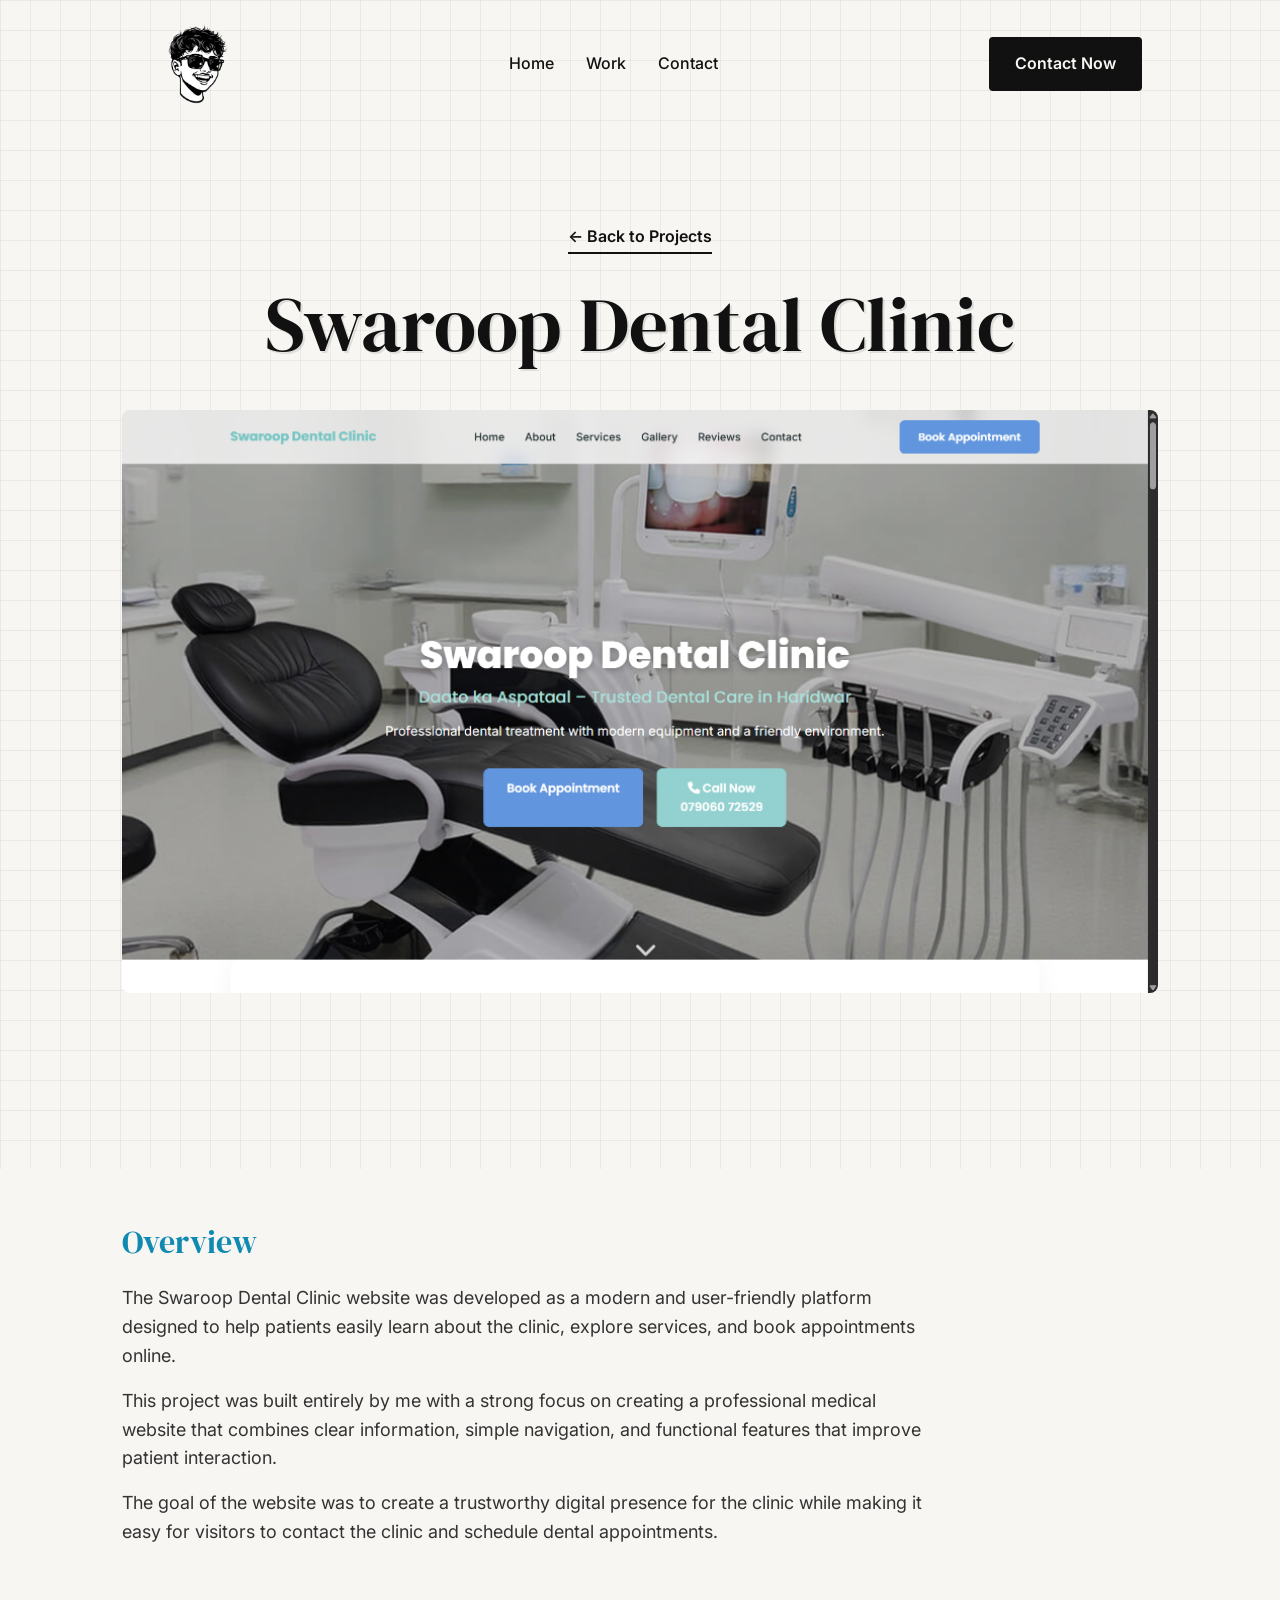
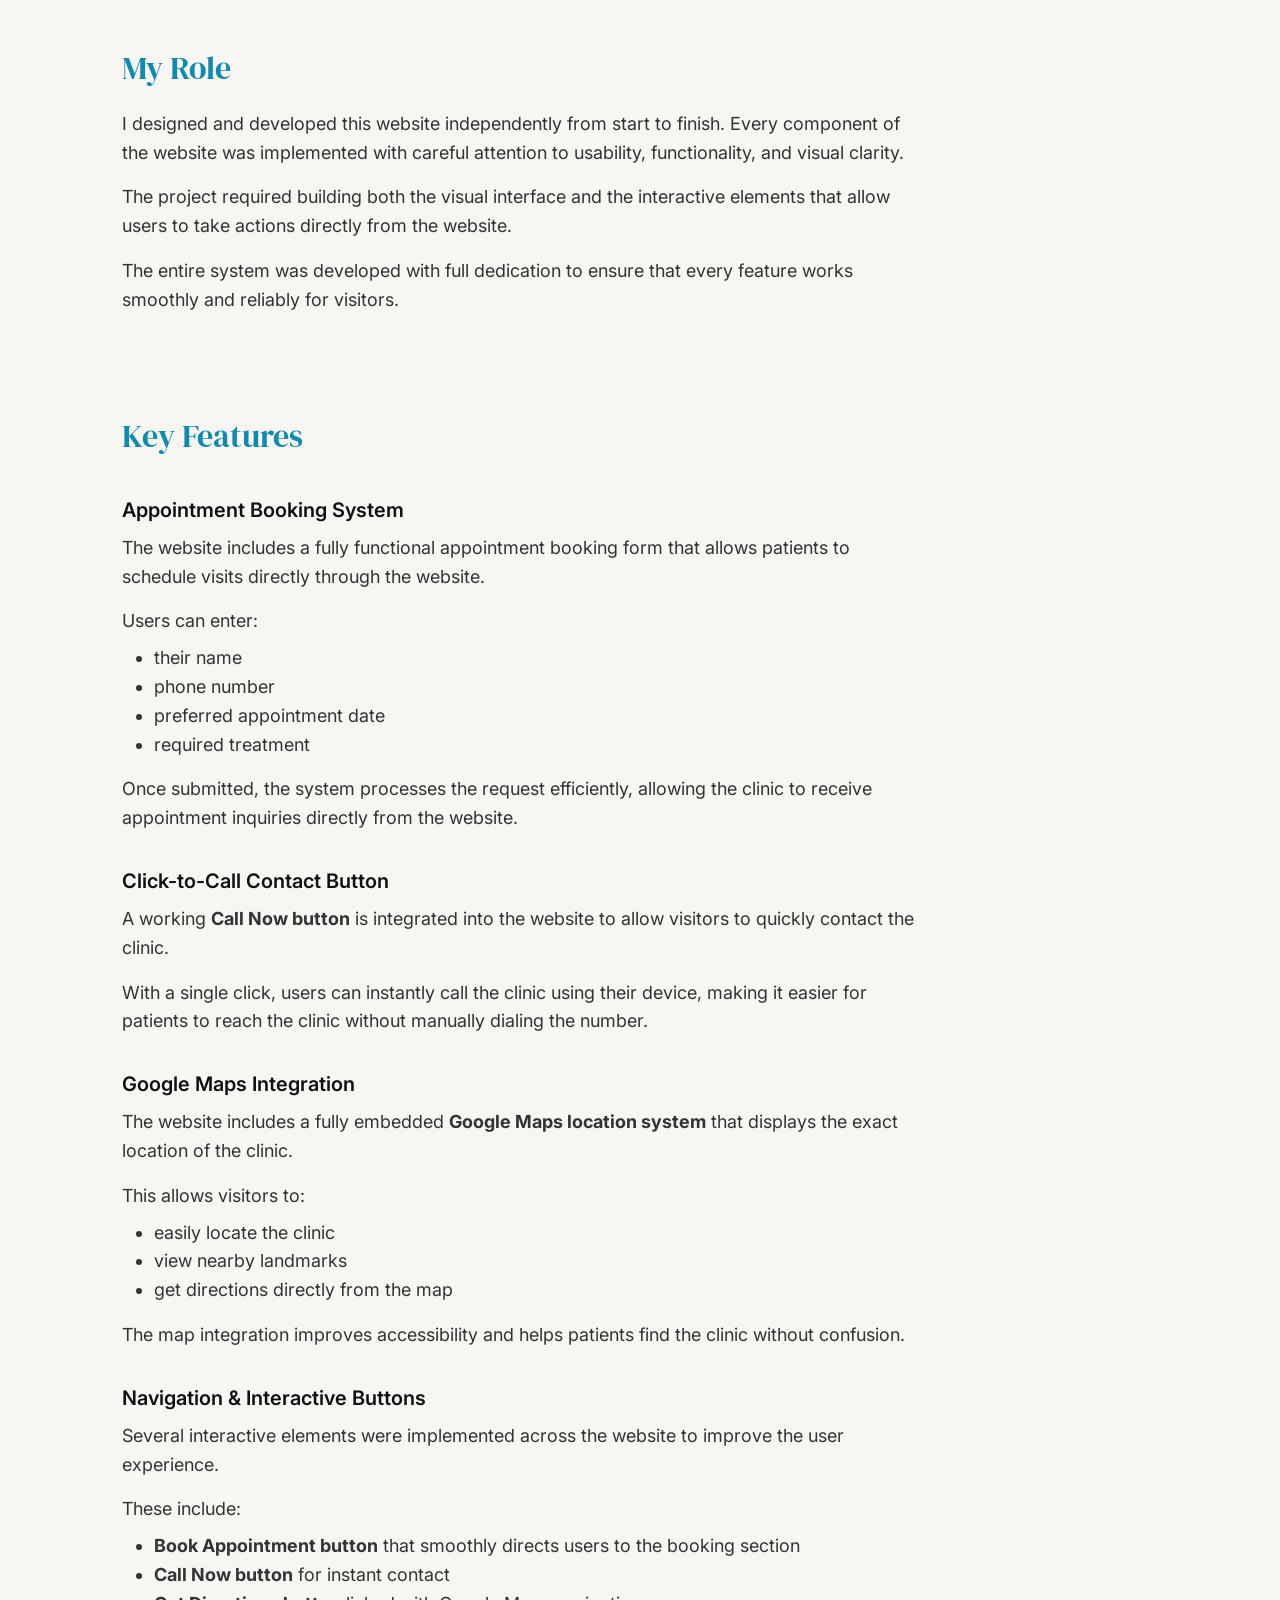
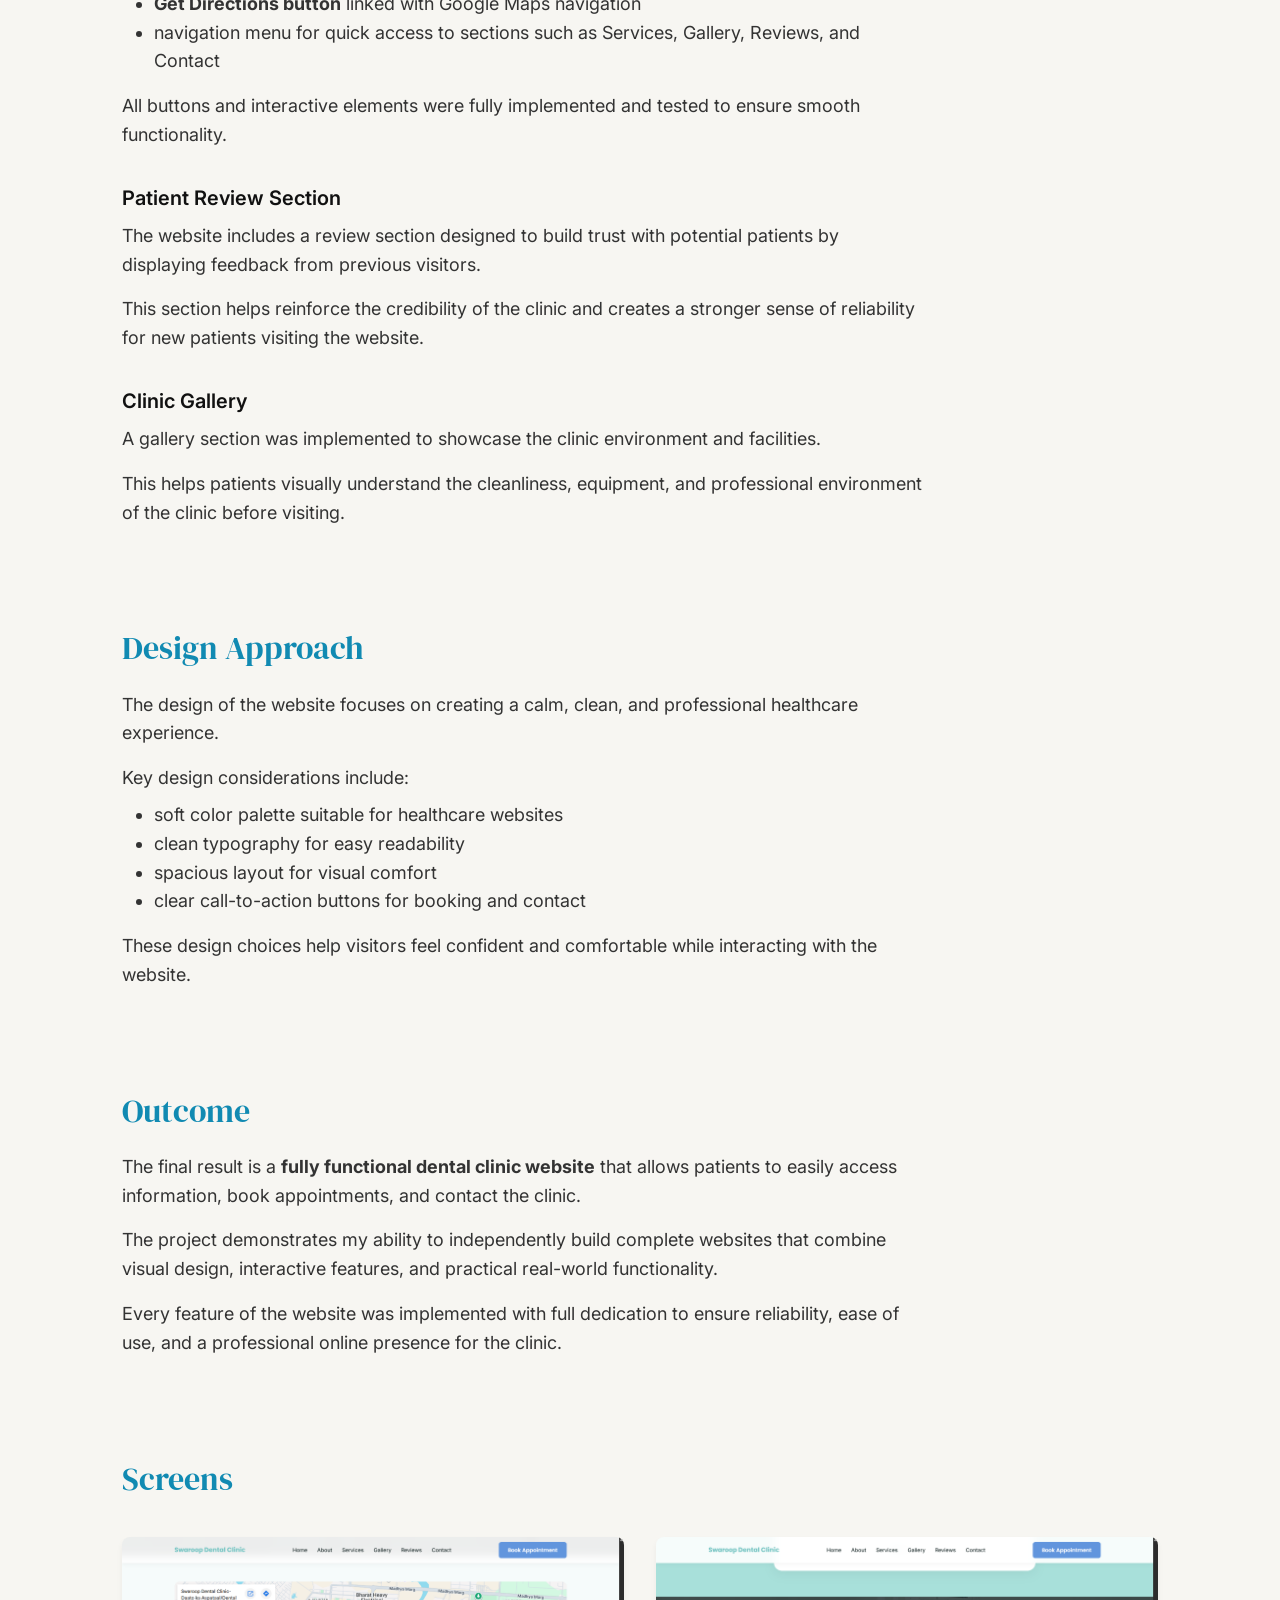
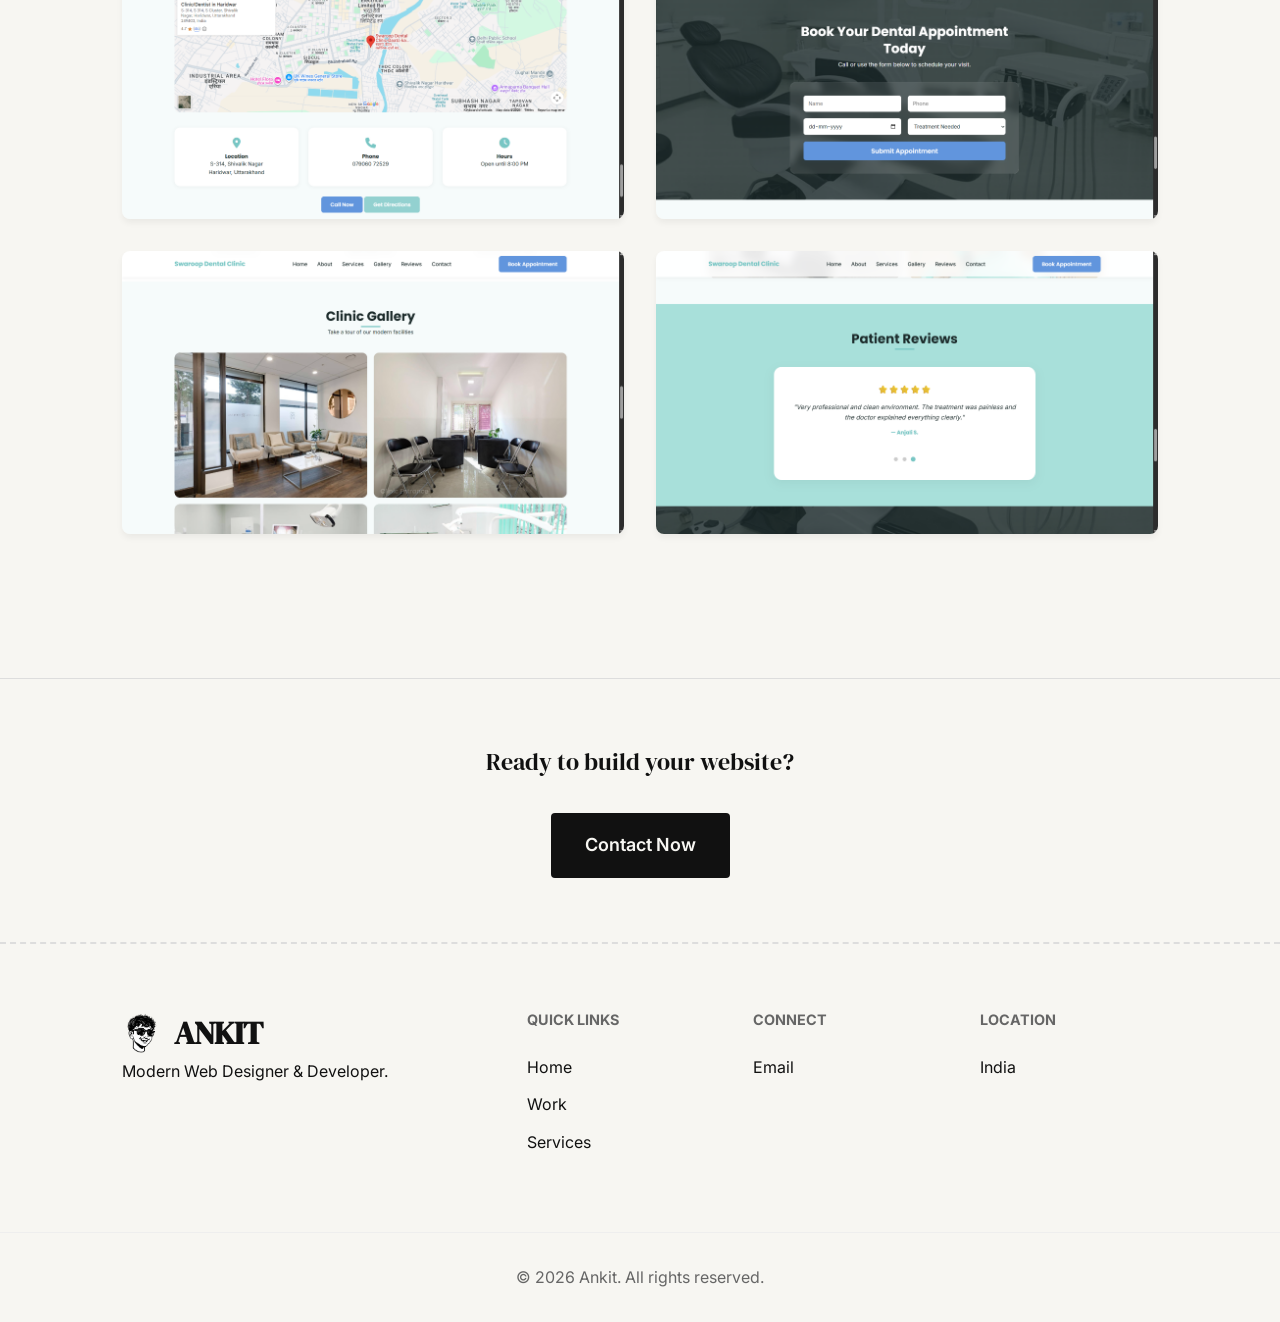
<file: swaroop/index.html>
<!DOCTYPE html>
<html lang="en">

<head>
    <meta charset="UTF-8">
    <meta name="viewport" content="width=device-width, initial-scale=1.0">
    <title>Swaroop Dental Clinic — Ankit</title>
    <!-- Open Graph Meta Tags -->
    <meta property="og:title" content="Swaroop Dental Clinic — Ankit">
    <meta property="og:description" content="Portfolio of Ankit, a Web Designer and Developer from India crafting modern web experiences.">
    <meta property="og:image" content="https://ankit.vercel.app/assets/preview.png">
    <meta property="og:url" content="https://ankit.vercel.app/">
    <meta name="twitter:card" content="summary_large_image">
    <link rel="icon" type="image/png" href="../assets/favicon.png?v=3">
    <link rel="stylesheet" href="../style.css">
    <link rel="preconnect" href="https://fonts.googleapis.com">
    <link rel="preconnect" href="https://fonts.gstatic.com" crossorigin>
    <link
        href="https://fonts.googleapis.com/css2?family=DM+Serif+Display&family=Inter:wght@400;500;600;700&family=Caveat:wght@700&display=swap"
        rel="stylesheet">
    <style>
        /* Specific styles for the project template */
        .project-hero {
            padding-top: 6rem;
            padding-bottom: 4rem;
            text-align: center;
        }

        .project-meta {
            display: flex;
            justify-content: center;
            gap: 2rem;
            margin-top: 1rem;
            color: #555;
            font-size: 0.95rem;
            flex-wrap: wrap;
        }

        .meta-item strong {
            color: var(--text-ink);
        }

        .project-cover-img {
            width: 100%;
            height: 50vh;
            min-height: 400px;
            background-color: #ddd;
            border-radius: var(--border-radius);
            margin: 3rem 0;
            display: flex;
            align-items: center;
            justify-content: center;
            color: #888;
            font-size: 1.5rem;
            background: linear-gradient(45deg, #e0e0e0, #f5f5f5);
        }

        .project-section {
            padding: 3rem 0;
        }

        .project-section h3 {
            font-size: 2rem;
            margin-bottom: 1rem;
            color: var(--accent-blue);
        }

        .project-text {
            font-size: 1.125rem;
            max-width: 800px;
            color: #333;
        }

        .tools-list {
            display: flex;
            gap: 1rem;
            flex-wrap: wrap;
            margin-top: 1rem;
        }

        .tool-tag {
            background-color: rgba(0, 0, 0, 0.05);
            padding: 0.5rem 1rem;
            border-radius: 50px;
            font-size: 0.9rem;
            font-weight: 500;
        }

        /* Screens Grid */
        .screens-grid {
            display: grid;
            grid-template-columns: 1fr 1fr;
            gap: 2rem;
            margin-top: 2rem;
        }

        .screen-placeholder {
            width: 100%;
            aspect-ratio: 16/9;
            background-color: #eaeaea;
            border-radius: var(--border-radius);
            display: flex;
            align-items: center;
            justify-content: center;
            color: #999;
            box-shadow: 0 4px 6px rgba(0, 0, 0, 0.05);
        }

        .back-link {
            display: inline-block;
            margin-bottom: 2rem;
            font-weight: 600;
            color: var(--text-ink);
            border-bottom: 2px solid var(--text-ink);
            padding-bottom: 2px;
        }

        .back-link:hover {
            color: var(--accent-pink);
            border-color: var(--accent-pink);
        }

        @media (max-width: 768px) {
            .screens-grid {
                grid-template-columns: 1fr;
            }
        }
    </style>
</head>

<body>

    <!-- Header area (same as index, light grid) -->
    <div class="light-area">
        <header class="header">
            <a href="/" class="logo" aria-label="Home">
                <img src="../assets/logo.png?v=3" alt="Ankit" class="header-logo-img">
            </a>
            <nav class="nav">
                <ul class="nav-links">
                    <li><a href="/home">Home</a></li>
                    <li><a href="/work">Work</a></li>
                    <li><a href="/contact">Contact</a></li>
                </ul>
            </nav>
            <a href="mailto:ankit3765kumar@gmail.com?subject=Website%20Inquiry&body=Hi%20Ankit,%0D%0A%0D%0AI%27m%20interested%20in%20a%20website.%20Here%20are%20the%20details:%0D%0A-%20Business%20Name:%0D%0A-%20Website%20Type%20(New%20or%20Redesign):%0D%0A-%20Timeline:%0D%0A-%20Budget:%0D%0A%0D%0AThank%20you."
                class="btn btn-primary" id="header-cta" aria-label="Email Ankit">Contact
                Now</a>
            <button class="mobile-menu-btn" aria-label="Toggle Menu">
                <svg width="24" height="24" viewBox="0 0 24 24" fill="none" stroke="currentColor" stroke-width="2">
                    <path d="M3 12h18M3 6h18M3 18h18"></path>
                </svg>
            </button>
        </header>

        <section class="container project-hero">
            <a href="/work" class="back-link">← Back to Projects</a>
            <h1 class="hero-title" style="font-size: clamp(2.5rem, 6vw, 5rem);">Swaroop Dental Clinic</h1>

            <!-- Hero Image -->
            <div class="project-cover-img" style="background: none; padding: 0; height: auto; min-height: 0;">
                <img src="../assets/swaroop-hero.png" alt="Swaroop Dental Clinic"
                    style="width: 100%; height: auto; border-radius: var(--border-radius);"
                    onerror="this.src=''; this.parentElement.style.background='linear-gradient(45deg, #e0e0e0, #f5f5f5)'; this.parentElement.innerText='Hero Image Placeholder';">
            </div>
        </section>

        <!-- Torn edge down to next section if needed, but for simplicity let's keep all project details light themed -->
    </div>

    <main class="container" style="padding-bottom: 6rem;">

        <!-- Overview -->
        <div class="project-section">
            <h3>Overview</h3>
            <p class="project-text">
                The Swaroop Dental Clinic website was developed as a modern and user-friendly platform designed to help
                patients easily learn about the clinic, explore services, and book appointments online.
            </p>
            <p class="project-text" style="margin-top: 1rem;">
                This project was built entirely by me with a strong focus on creating a professional medical website
                that combines clear information, simple navigation, and functional features that improve patient
                interaction.
            </p>
            <p class="project-text" style="margin-top: 1rem;">
                The goal of the website was to create a trustworthy digital presence for the clinic while making it
                easy for visitors to contact the clinic and schedule dental appointments.
            </p>
        </div>

        <!-- My Role -->
        <div class="project-section">
            <h3>My Role</h3>
            <p class="project-text">
                I designed and developed this website independently from start to finish. Every component of the website
                was implemented with careful attention to usability, functionality, and visual clarity.
            </p>
            <p class="project-text" style="margin-top: 1rem;">
                The project required building both the visual interface and the interactive elements that allow users to
                take actions directly from the website.
            </p>
            <p class="project-text" style="margin-top: 1rem;">
                The entire system was developed with full dedication to ensure that every feature works smoothly and
                reliably for visitors.
            </p>
        </div>

        <!-- Key Features -->
        <div class="project-section">
            <h3>Key Features</h3>

            <h4
                style="font-family: var(--font-body); font-size: 1.25rem; font-weight: 600; margin-top: 2rem; margin-bottom: 0.5rem; color: var(--text-ink);">
                Appointment Booking System</h4>
            <p class="project-text">
                The website includes a fully functional appointment booking form that allows patients to schedule visits
                directly through the website.
            </p>
            <p class="project-text" style="margin-top: 1rem;">
                Users can enter:
            </p>
            <ul class="project-text" style="margin-top: 0.5rem; list-style-type: disc; padding-left: 2rem;">
                <li>their name</li>
                <li>phone number</li>
                <li>preferred appointment date</li>
                <li>required treatment</li>
            </ul>
            <p class="project-text" style="margin-top: 1rem;">
                Once submitted, the system processes the request efficiently, allowing the clinic to receive appointment
                inquiries directly from the website.
            </p>

            <h4
                style="font-family: var(--font-body); font-size: 1.25rem; font-weight: 600; margin-top: 2rem; margin-bottom: 0.5rem; color: var(--text-ink);">
                Click-to-Call Contact Button</h4>
            <p class="project-text">
                A working <strong>Call Now button</strong> is integrated into the website to allow visitors to quickly
                contact the clinic.
            </p>
            <p class="project-text" style="margin-top: 1rem;">
                With a single click, users can instantly call the clinic using their device, making it easier for
                patients to reach the clinic without manually dialing the number.
            </p>

            <h4
                style="font-family: var(--font-body); font-size: 1.25rem; font-weight: 600; margin-top: 2rem; margin-bottom: 0.5rem; color: var(--text-ink);">
                Google Maps Integration</h4>
            <p class="project-text">
                The website includes a fully embedded <strong>Google Maps location system</strong> that displays the
                exact location of the clinic.
            </p>
            <p class="project-text" style="margin-top: 1rem;">
                This allows visitors to:
            </p>
            <ul class="project-text" style="margin-top: 0.5rem; list-style-type: disc; padding-left: 2rem;">
                <li>easily locate the clinic</li>
                <li>view nearby landmarks</li>
                <li>get directions directly from the map</li>
            </ul>
            <p class="project-text" style="margin-top: 1rem;">
                The map integration improves accessibility and helps patients find the clinic without confusion.
            </p>

            <h4
                style="font-family: var(--font-body); font-size: 1.25rem; font-weight: 600; margin-top: 2rem; margin-bottom: 0.5rem; color: var(--text-ink);">
                Navigation &amp; Interactive Buttons</h4>
            <p class="project-text">
                Several interactive elements were implemented across the website to improve the user experience.
            </p>
            <p class="project-text" style="margin-top: 1rem;">
                These include:
            </p>
            <ul class="project-text" style="margin-top: 0.5rem; list-style-type: disc; padding-left: 2rem;">
                <li><strong>Book Appointment button</strong> that smoothly directs users to the booking section</li>
                <li><strong>Call Now button</strong> for instant contact</li>
                <li><strong>Get Directions button</strong> linked with Google Maps navigation</li>
                <li>navigation menu for quick access to sections such as Services, Gallery, Reviews, and Contact</li>
            </ul>
            <p class="project-text" style="margin-top: 1rem;">
                All buttons and interactive elements were fully implemented and tested to ensure smooth functionality.
            </p>

            <h4
                style="font-family: var(--font-body); font-size: 1.25rem; font-weight: 600; margin-top: 2rem; margin-bottom: 0.5rem; color: var(--text-ink);">
                Patient Review Section</h4>
            <p class="project-text">
                The website includes a review section designed to build trust with potential patients by displaying
                feedback from previous visitors.
            </p>
            <p class="project-text" style="margin-top: 1rem;">
                This section helps reinforce the credibility of the clinic and creates a stronger sense of reliability
                for new patients visiting the website.
            </p>

            <h4
                style="font-family: var(--font-body); font-size: 1.25rem; font-weight: 600; margin-top: 2rem; margin-bottom: 0.5rem; color: var(--text-ink);">
                Clinic Gallery</h4>
            <p class="project-text">
                A gallery section was implemented to showcase the clinic environment and facilities.
            </p>
            <p class="project-text" style="margin-top: 1rem;">
                This helps patients visually understand the cleanliness, equipment, and professional environment of the
                clinic before visiting.
            </p>
        </div>

        <!-- Design Approach -->
        <div class="project-section">
            <h3>Design Approach</h3>
            <p class="project-text">
                The design of the website focuses on creating a calm, clean, and professional healthcare experience.
            </p>
            <p class="project-text" style="margin-top: 1rem;">
                Key design considerations include:
            </p>
            <ul class="project-text" style="margin-top: 0.5rem; list-style-type: disc; padding-left: 2rem;">
                <li>soft color palette suitable for healthcare websites</li>
                <li>clean typography for easy readability</li>
                <li>spacious layout for visual comfort</li>
                <li>clear call-to-action buttons for booking and contact</li>
            </ul>
            <p class="project-text" style="margin-top: 1rem;">
                These design choices help visitors feel confident and comfortable while interacting with the website.
            </p>
        </div>

        <!-- Outcome -->
        <div class="project-section">
            <h3>Outcome</h3>
            <p class="project-text">
                The final result is a <strong>fully functional dental clinic website</strong> that allows patients to
                easily access information, book appointments, and contact the clinic.
            </p>
            <p class="project-text" style="margin-top: 1rem;">
                The project demonstrates my ability to independently build complete websites that combine visual design,
                interactive features, and practical real-world functionality.
            </p>
            <p class="project-text" style="margin-top: 1rem;">
                Every feature of the website was implemented with full dedication to ensure reliability, ease of use,
                and a professional online presence for the clinic.
            </p>
        </div>

        <!-- Screens -->
        <div class="project-section">
            <h3>Screens</h3>
            <div class="screens-grid">
                <div class="screen-placeholder" style="background: none; padding: 0;">
                    <img src="../assets/swaroop-screen1.png" alt="Appointment Booking"
                        style="width: 100%; height: 100%; object-fit: contain; border-radius: var(--border-radius);"
                        onerror="this.src=''; this.parentElement.style.background='#eaeaea'; this.parentElement.innerText='Screen 1';">
                </div>
                <div class="screen-placeholder" style="background: none; padding: 0;">
                    <img src="../assets/swaroop-screen2.png" alt="Clinic Gallery"
                        style="width: 100%; height: 100%; object-fit: contain; border-radius: var(--border-radius);"
                        onerror="this.src=''; this.parentElement.style.background='#eaeaea'; this.parentElement.innerText='Screen 2';">
                </div>
                <div class="screen-placeholder" style="background: none; padding: 0;">
                    <img src="../assets/swaroop-screen3.png" alt="Patient Reviews"
                        style="width: 100%; height: 100%; object-fit: contain; border-radius: var(--border-radius);"
                        onerror="this.src=''; this.parentElement.style.background='#eaeaea'; this.parentElement.innerText='Screen 3';">
                </div>
                <div class="screen-placeholder" style="background: none; padding: 0;">
                    <img src="../assets/swaroop-screen4.png" alt="Google Maps & Contact"
                        style="width: 100%; height: 100%; object-fit: contain; border-radius: var(--border-radius);"
                        onerror="this.src=''; this.parentElement.style.background='#eaeaea'; this.parentElement.innerText='Screen 4';">
                </div>
            </div>
        </div>

    </main>

    <!-- Footer -->
    <footer class="footer-area" style="padding-top: 0; border-top: 1px solid #ddd;">
        <div class="cta-strip">
            <div class="container">
                <h2 class="cta-heading">Ready to build your website?</h2>
                <a href="mailto:ankit3765kumar@gmail.com?subject=Website%20Inquiry&body=Hi%20Ankit,%0D%0A%0D%0AI%27m%20interested%20in%20a%20website.%20Here%20are%20the%20details:%0D%0A-%20Business%20Name:%0D%0A-%20Website%20Type%20(New%20or%20Redesign):%0D%0A-%20Timeline:%0D%0A-%20Budget:%0D%0A%0D%0AThank%20you."
                    class="btn btn-primary btn-large" aria-label="Email Ankit">Contact
                    Now</a>
            </div>
        </div>
        <div class="main-footer container">
            <div class="footer-col brand-col">
                <a href="/" class="logo footer-logo">
                    <img src="../assets/logo.png?v=3" alt="Ankit" class="footer-logo-img">
                    <span>ANKIT</span>
                </a>
                <p>Modern Web Designer &amp; Developer.</p>
            </div>
            <div class="footer-col">
                <h4>Quick Links</h4>
                <ul>
                    <li><a href="/home">Home</a></li>
                    <li><a href="/work">Work</a></li>
                    <li><a href="/services">Services</a></li>
                </ul>
            </div>
            <div class="footer-col">
                <h4>Connect</h4>
                <ul>
                    <li><a href="mailto:ankit3765kumar@gmail.com?subject=Website%20Inquiry&body=Hi%20Ankit,%0D%0A%0D%0AI%27m%20interested%20in%20a%20website.%20Here%20are%20the%20details:%0D%0A-%20Business%20Name:%0D%0A-%20Website%20Type%20(New%20or%20Redesign):%0D%0A-%20Timeline:%0D%0A-%20Budget:%0D%0A%0D%0AThank%20you."
                            aria-label="Email Ankit">Email</a>
                    </li>
                </ul>
            </div>
            <div class="footer-col">
                <h4>Location</h4>
                <p>India</p>
            </div>
        </div>
        <div class="footer-bottom">
            <p>&copy;
                <script>document.write(new Date().getFullYear())</script> Ankit. All rights reserved.
            </p>
        </div>
    </footer>

    <script src="../script.js"></script>
</body>

</html>
</file>
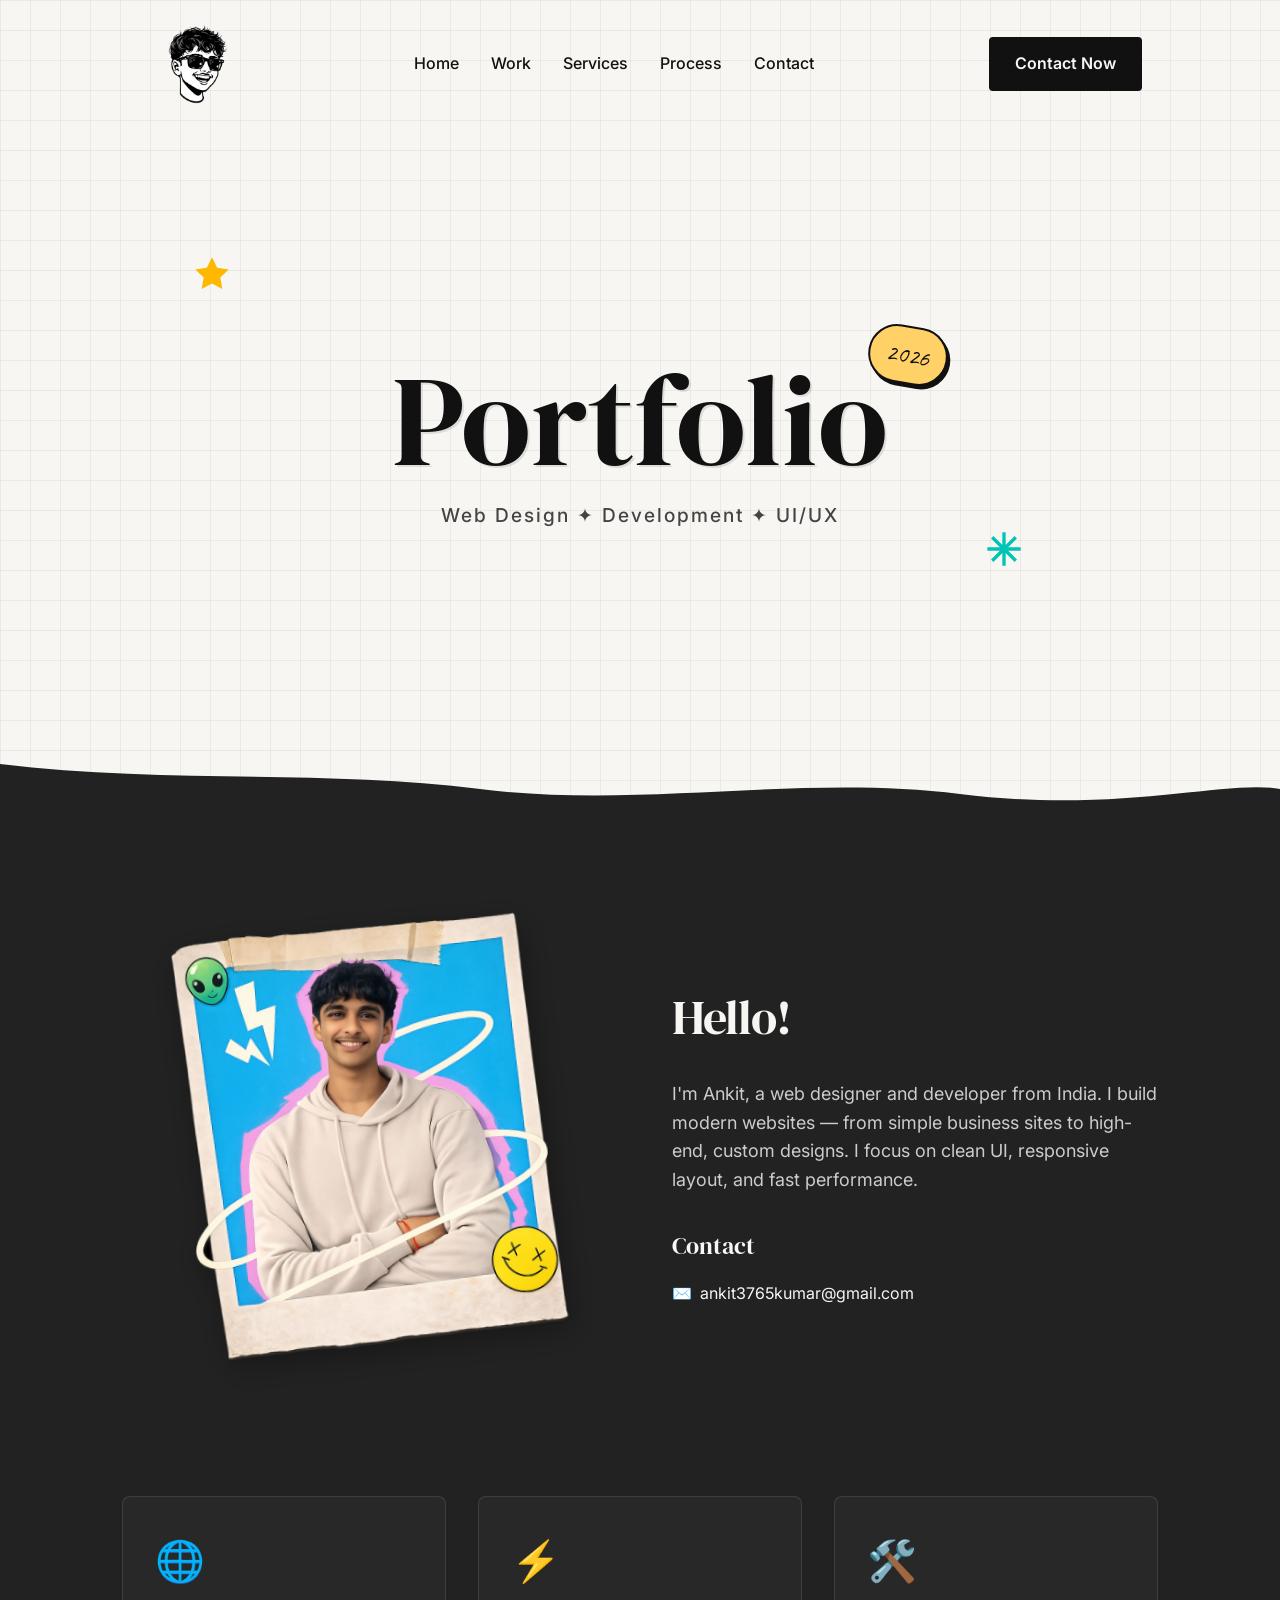
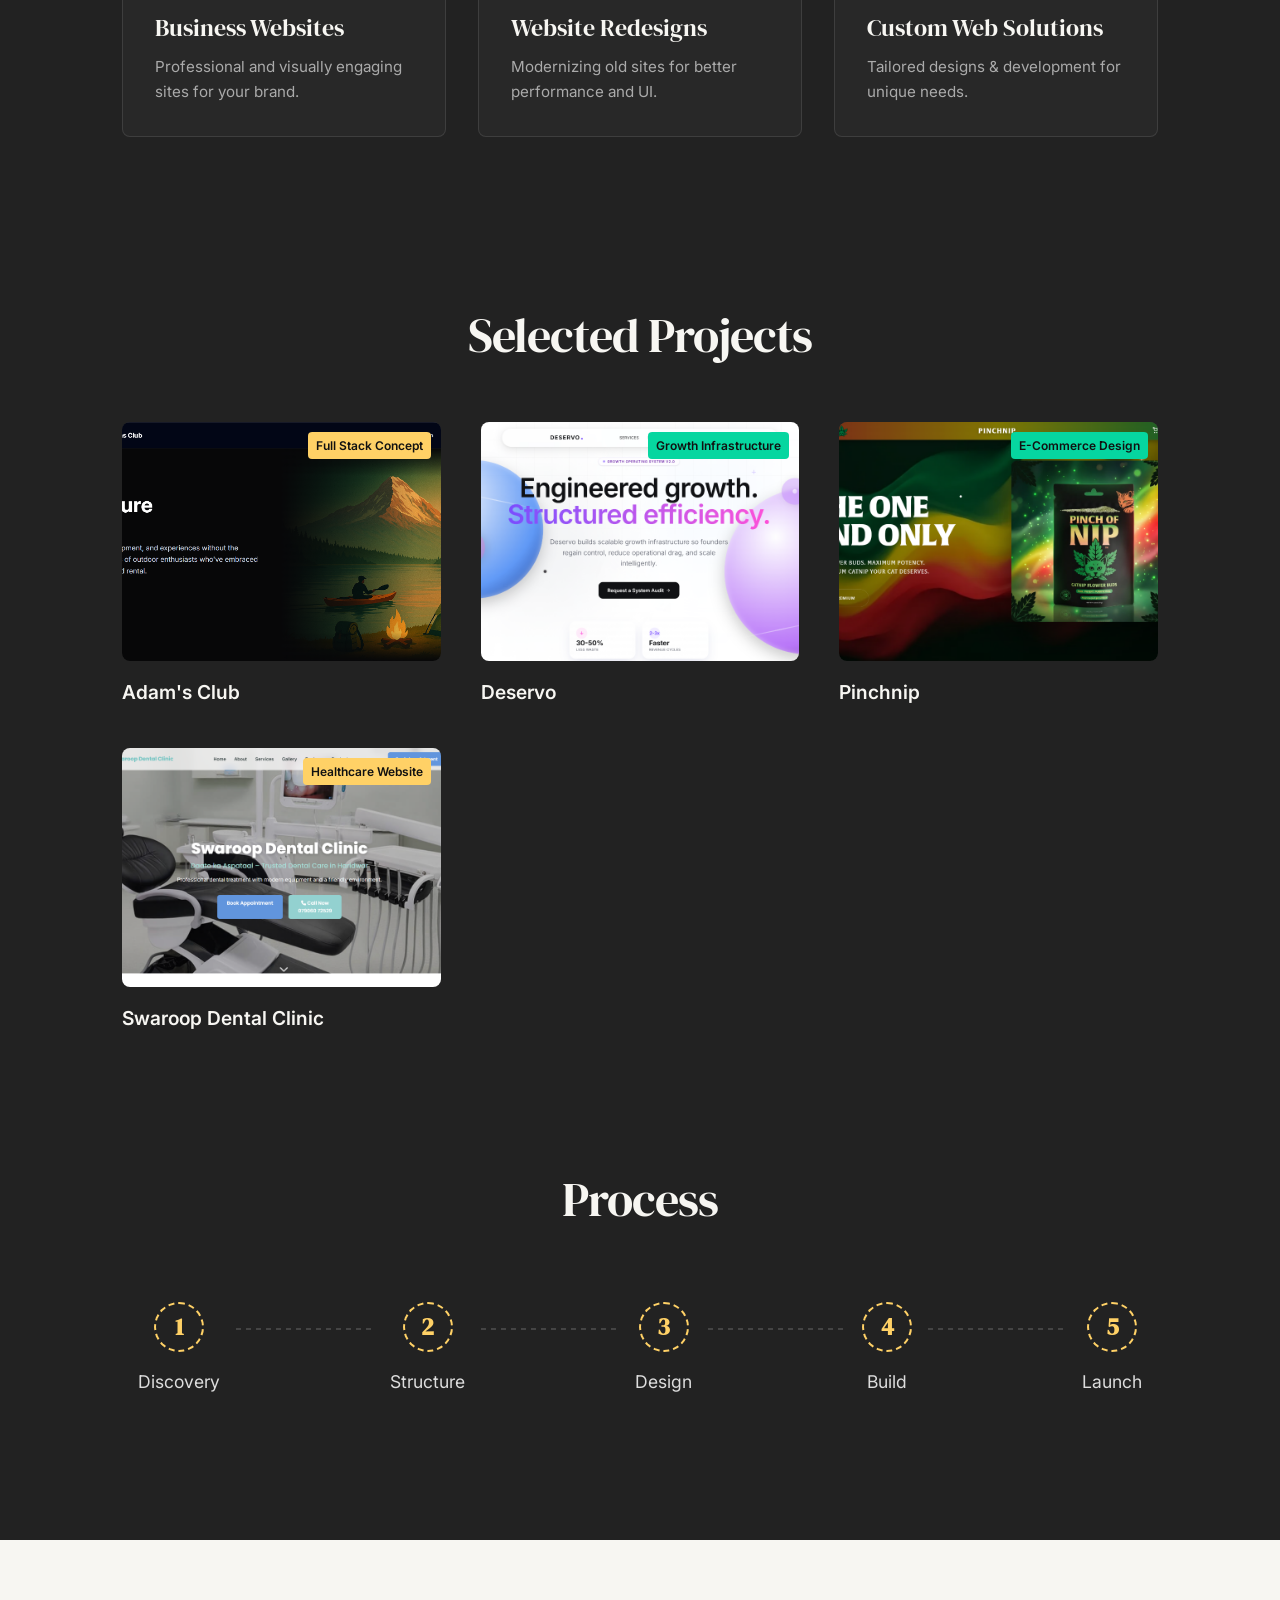
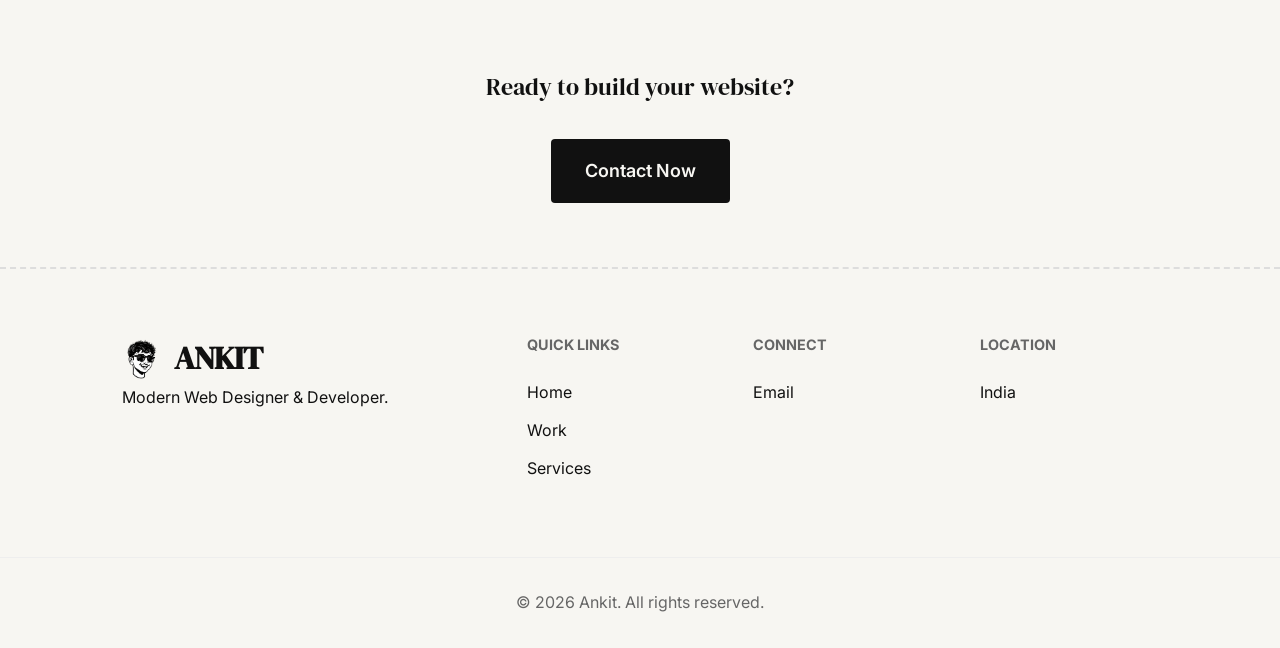
<file: work/index.html>
<!DOCTYPE html>
<html lang="en">

<head>
    <meta charset="UTF-8">
    <meta name="viewport" content="width=device-width, initial-scale=1.0">
    <title>Ankit</title>
    <!-- Open Graph Meta Tags -->
    <meta property="og:title" content="Ankit">
    <meta property="og:description" content="Portfolio of Ankit, a Web Designer and Developer from India crafting modern web experiences.">
    <meta property="og:image" content="https://ankit.vercel.app/assets/preview.png">
    <meta property="og:url" content="https://ankit.vercel.app/">
    <meta name="twitter:card" content="summary_large_image">
    <link rel="icon" type="image/png" href="../assets/favicon.png?v=3">
    <meta name="description"
        content="Portfolio of Ankit, a Web Designer and Developer from India crafting modern web experiences.">
    <link rel="stylesheet" href="../style.css">
    <link rel="preconnect" href="https://fonts.googleapis.com">
    <link rel="preconnect" href="https://fonts.gstatic.com" crossorigin>
    <link
        href="https://fonts.googleapis.com/css2?family=DM+Serif+Display&family=Inter:wght@400;500;600;700&family=Caveat:wght@700&display=swap"
        rel="stylesheet">
</head>

<body>

    <!-- LIGHT THEME AREA (Header + Hero) -->
    <div class="light-area">
        <header class="header">
            <a href="/" class="logo" aria-label="Home">
                <img src="../assets/logo.png?v=3" alt="Ankit" class="header-logo-img">
            </a>
            <nav class="nav">
                <ul class="nav-links">
                    <li><a href="/home">Home</a></li>
                    <li><a href="/work">Work</a></li>
                    <li><a href="/services">Services</a></li>
                    <li><a href="/process">Process</a></li>
                    <li><a href="/contact">Contact</a></li>
                </ul>
            </nav>
            <a href="mailto:ankit3765kumar@gmail.com?subject=Website%20Inquiry&body=Hi%20Ankit,%0D%0A%0D%0AI%27m%20interested%20in%20a%20website.%20Here%20are%20the%20details:%0D%0A-%20Business%20Name:%0D%0A-%20Website%20Type%20(New%20or%20Redesign):%0D%0A-%20Timeline:%0D%0A-%20Budget:%0D%0A%0D%0AThank%20you."
                class="btn btn-primary" id="header-cta" aria-label="Email Ankit">Contact
                Now</a>
            <button class="mobile-menu-btn" aria-label="Toggle Menu">
                <svg width="24" height="24" viewBox="0 0 24 24" fill="none" stroke="currentColor" stroke-width="2">
                    <path d="M3 12h18M3 6h18M3 18h18"></path>
                </svg>
            </button>
        </header>

        <section class="hero" id="home">
            <div class="hero-content">
                <div class="title-wrapper">
                    <h1 class="hero-title">Portfolio</h1>
                    <div class="year-badge">
                        <span>2026</span>
                    </div>
                </div>
                <p class="hero-subtitle">Web Design ✦ Development ✦ UI/UX</p>
            </div>
            <!-- Minimal Sticker decorations -->
            <div class="sticker sticker-star"><svg viewBox="0 0 24 24" fill="#FFB800">
                    <path
                        d="M12 2L15.09 8.26L22 9.27L17 14.14L18.18 21.02L12 17.77L5.82 21.02L7 14.14L2 9.27L8.91 8.26L12 2Z" />
                </svg></div>
            <div class="sticker sticker-sparkle"><svg viewBox="0 0 24 24" fill="none" stroke="#00C4B5" stroke-width="2">
                    <path d="M12 2V22M2 12H22M4.93 4.93L19.07 19.07M4.93 19.07L19.07 4.93" />
                </svg></div>
        </section>

        <!-- Torn paper divider -->
        <div class="torn-paper-edge-top">
            <svg viewBox="0 0 1200 120" preserveAspectRatio="none">
                <path d="M0,0 C150,40 300,10 450,50 C600,90 750,20 900,60 C1050,100 1150,30 1200,50 L1200,120 L0,120 Z"
                    fill="#222222" />
            </svg>
        </div>
    </div>

    <!-- DARK THEME AREA (Intro + Services) -->
    <main class="dark-area">

        <section class="intro" id="about">
            <div class="container intro-container">
                <!-- Left: Taped Polaroid Photo -->
                <div class="intro-photo-col">
                    <img src="../assets/new-polaroid.png?v=2" alt="Ankit" class="custom-polaroid-img">
                </div>

                <!-- Right: Intro text & Contact -->
                <div class="intro-text-col">
                    <h2 class="section-heading">Hello!</h2>
                    <p class="intro-text">
                        I'm Ankit, a web designer and developer from India. I build modern websites — from simple
                        business sites to high-end, custom designs. I focus on clean UI, responsive layout, and fast
                        performance.
                    </p>

                    <div class="contact-mini">
                        <h4 class="contact-title">Contact</h4>
                        <div class="contact-links">
                            <a href="mailto:ankit3765kumar@gmail.com?subject=Website%20Inquiry&body=Hi%20Ankit,%0D%0A%0D%0AI%27m%20interested%20in%20a%20website.%20Here%20are%20the%20details:%0D%0A-%20Business%20Name:%0D%0A-%20Website%20Type%20(New%20or%20Redesign):%0D%0A-%20Timeline:%0D%0A-%20Budget:%0D%0A%0D%0AThank%20you."
                                class="contact-link" aria-label="Email Ankit">
                                <span class="icon">✉️</span> ankit3765kumar@gmail.com
                            </a>
                        </div>
                    </div>
                </div>
            </div>
        </section>

        <!-- Services -->
        <section class="services" id="services">
            <div class="container">
                <div class="services-grid">
                    <div class="service-card">
                        <div class="service-icon">🌐</div>
                        <h3 class="service-title">Business Websites</h3>
                        <p class="service-desc">Professional and visually engaging sites for your brand.</p>
                    </div>
                    <div class="service-card">
                        <div class="service-icon">⚡</div>
                        <h3 class="service-title">Website Redesigns</h3>
                        <p class="service-desc">Modernizing old sites for better performance and UI.</p>
                    </div>
                    <div class="service-card">
                        <div class="service-icon">🛠️</div>
                        <h3 class="service-title">Custom Web Solutions</h3>
                        <p class="service-desc">Tailored designs & development for unique needs.</p>
                    </div>
                </div>
            </div>
        </section>

        <!-- Selected Projects -->
        <section class="portfolio" id="work">
            <div class="container">
                <h2 class="section-heading centered">Selected Projects</h2>
                <div class="projects-grid">
                    <!-- Project 1 -->
                    <a href="/project" class="project-card">
                        <div class="project-thumb">
                            <img src="../assets/adams-hero.png" alt="Adam's Club"
                                style="width: 100%; height: 100%; object-fit: cover; position: absolute; top: 0; left: 0;"
                                onerror="this.src=''; this.style.display='none'; this.nextElementSibling.style.display='flex'">
                            <div class="placeholder-box">IMG</div>
                            <span class="project-tag tag-concept">Full Stack Concept</span>
                        </div>
                        <h4 class="project-name">Adam's Club</h4>
                    </a>
                    <!-- Project 2 -->
                    <a href="/deservo" class="project-card">
                        <div class="project-thumb">
                            <img src="../assets/deservo-hero.png" alt="Deservo"
                                style="width: 100%; height: 100%; object-fit: cover; position: absolute; top: 0; left: 0;"
                                onerror="this.src=''; this.style.display='none'; this.nextElementSibling.style.display='flex'">
                            <div class="placeholder-box">IMG</div>
                            <span class="project-tag tag-exploration">Growth Infrastructure</span>
                        </div>
                        <h4 class="project-name">Deservo</h4>
                    </a>
                    <!-- Project 3 -->
                    <a href="/pinchnip" class="project-card">
                        <div class="project-thumb">
                            <img src="../assets/pinchnip-hero-new.png" alt="Pinchnip"
                                style="width: 100%; height: 100%; object-fit: cover; position: absolute; top: 0; left: 0;"
                                onerror="this.src=''; this.style.display='none'; this.nextElementSibling.style.display='flex'">
                            <div class="placeholder-box">IMG</div>
                            <span class="project-tag tag-exploration">E-Commerce Design</span>
                        </div>
                        <h4 class="project-name">Pinchnip</h4>
                    </a>
                    <!-- Project 4 -->
                    <a href="/swaroop" class="project-card">
                        <div class="project-thumb">
                            <img src="../assets/swaroop-hero.png" alt="Swaroop Dental Clinic"
                                style="width: 100%; height: 100%; object-fit: cover; position: absolute; top: 0; left: 0;"
                                onerror="this.src=''; this.style.display='none'; this.nextElementSibling.style.display='flex'">
                            <div class="placeholder-box">IMG</div>
                            <span class="project-tag tag-concept">Healthcare Website</span>
                        </div>
                        <h4 class="project-name">Swaroop Dental Clinic</h4>
                    </a>
                </div>
            </div>
        </section>

        <!-- Process Section -->
        <section class="process" id="process">
            <div class="container">
                <h2 class="section-heading centered">Process</h2>
                <div class="process-steps">
                    <div class="step">
                        <div class="step-num">1</div>
                        <h4 class="step-name">Discovery</h4>
                    </div>
                    <div class="step-line"></div>
                    <div class="step">
                        <div class="step-num">2</div>
                        <h4 class="step-name">Structure</h4>
                    </div>
                    <div class="step-line"></div>
                    <div class="step">
                        <div class="step-num">3</div>
                        <h4 class="step-name">Design</h4>
                    </div>
                    <div class="step-line"></div>
                    <div class="step">
                        <div class="step-num">4</div>
                        <h4 class="step-name">Build</h4>
                    </div>
                    <div class="step-line"></div>
                    <div class="step">
                        <div class="step-num">5</div>
                        <h4 class="step-name">Launch</h4>
                    </div>
                </div>
            </div>
        </section>

    </main>

    <!-- Torn paper divider Bottom -->
    <div class="torn-paper-edge-bottom">
        <svg viewBox="0 0 1200 120" preserveAspectRatio="none">
            <path d="M0,0 C150,40 300,10 450,50 C600,90 750,20 900,60 C1050,100 1150,30 1200,50 L1200,120 L0,120 Z" fill="#222222" />
        </svg>
    </div>

    <!-- CTA & Footer -->
    <footer class="footer-area" id="contact">
        <div class="cta-strip">
            <div class="container">
                <h2 class="cta-heading">Ready to build your website?</h2>
                <a href="mailto:ankit3765kumar@gmail.com?subject=Website%20Inquiry&body=Hi%20Ankit,%0D%0A%0D%0AI%27m%20interested%20in%20a%20website.%20Here%20are%20the%20details:%0D%0A-%20Business%20Name:%0D%0A-%20Website%20Type%20(New%20or%20Redesign):%0D%0A-%20Timeline:%0D%0A-%20Budget:%0D%0A%0D%0AThank%20you."
                    class="btn btn-primary btn-large" aria-label="Email Ankit">Contact
                    Now</a>
            </div>
        </div>
        <div class="main-footer container">
            <div class="footer-col brand-col">
                <a href="/" class="logo footer-logo">
                    <img src="../assets/logo.png?v=3" alt="Ankit" class="footer-logo-img">
                    <span>ANKIT</span>
                </a>
                <p>Modern Web Designer & Developer.</p>
            </div>
            <div class="footer-col">
                <h4>Quick Links</h4>
                <ul>
                    <li><a href="/home">Home</a></li>
                    <li><a href="/work">Work</a></li>
                    <li><a href="/services">Services</a></li>
                </ul>
            </div>
            <div class="footer-col">
                <h4>Connect</h4>
                <ul>
                    <li><a href="mailto:ankit3765kumar@gmail.com?subject=Website%20Inquiry&body=Hi%20Ankit,%0D%0A%0D%0AI%27m%20interested%20in%20a%20website.%20Here%20are%20the%20details:%0D%0A-%20Business%20Name:%0D%0A-%20Website%20Type%20(New%20or%20Redesign):%0D%0A-%20Timeline:%0D%0A-%20Budget:%0D%0A%0D%0AThank%20you."
                            aria-label="Email Ankit">Email</a>
                    </li>
                </ul>
            </div>
            <div class="footer-col">
                <h4>Location</h4>
                <p>India</p>
            </div>
        </div>
        <div class="footer-bottom">
            <p>&copy;
                <script>document.write(new Date().getFullYear())</script> Ankit. All rights reserved.
            </p>
        </div>
    </footer>

    <script src="../script.js"></script>
</body>

</html>
</file>
<file: style.css>
/* ============== CSS VARIABLES ============== */
:root {
    /* Colors */
    --bg-light: #F7F6F2;
    --text-ink: #111111;
    --bg-dark: #222222;
    --text-light: #F7F6F2;
    --accent-yellow: #FFD166;
    --accent-teal: #06D6A0;
    --accent-blue: #118AB2;
    --accent-pink: #EF476F;

    /* Typography */
    --font-heading: 'DM Serif Display', serif;
    --font-body: 'Inter', sans-serif;
    --font-accent: 'Caveat', cursive;

    /* Spacing & Layout */
    --container-width: 1100px;
    --border-radius: 8px;
    --transition-smooth: all 0.3s cubic-bezier(0.25, 0.8, 0.25, 1);
}

/* ============== RESET & BASE ============== */
* {
    margin: 0;
    padding: 0;
    box-sizing: border-box;
}

html {
    scroll-behavior: smooth;
    font-size: 16px;
}

body {
    font-family: var(--font-body);
    background-color: var(--bg-light);
    color: var(--text-ink);
    line-height: 1.6;
    overflow-x: hidden;
}

a {
    text-decoration: none;
    color: inherit;
    transition: var(--transition-smooth);
}

ul {
    list-style: none;
}

img {
    max-width: 100%;
    display: block;
}

.container {
    max-width: var(--container-width);
    margin: 0 auto;
    padding: 0 2rem;
}

/* Typography styles */
h1,
h2,
h3,
h4,
.logo {
    font-family: var(--font-heading);
    font-weight: 400;
}

.section-heading {
    font-size: 3rem;
    margin-bottom: 1.5rem;
    letter-spacing: -1px;
}

.section-heading.centered {
    text-align: center;
    margin-bottom: 3rem;
}

/* Buttons */
.btn {
    display: inline-block;
    padding: 0.75rem 1.5rem;
    font-family: var(--font-body);
    font-weight: 600;
    border-radius: 4px;
    cursor: pointer;
    transition: var(--transition-smooth);
    border: 2px solid transparent;
    position: relative;
    z-index: 50;
    pointer-events: auto;
}

.btn-primary {
    background-color: var(--text-ink);
    color: var(--bg-light);
}

.btn-primary:hover {
    background-color: var(--accent-yellow);
    color: var(--text-ink);
    transform: translateY(-2px);
    box-shadow: 4px 4px 0px rgba(17, 17, 17, 1);
}

.btn-large {
    padding: 1rem 2rem;
    font-size: 1.125rem;
}

/* ============== LIGHT AREA (Header + Hero) ============== */
.light-area {
    /* Grid paper effect */
    background-color: var(--bg-light);
    background-image:
        linear-gradient(rgba(0, 0, 0, 0.05) 1px, transparent 1px),
        linear-gradient(90deg, rgba(0, 0, 0, 0.05) 1px, transparent 1px);
    background-size: 30px 30px;
    position: relative;
    padding-bottom: 4rem;
    /* space for torn edge */
}

/* Header */
.header {
    display: flex;
    justify-content: space-between;
    align-items: center;
    padding: 1.5rem 3rem;
    max-width: var(--container-width);
    margin: 0 auto;
}

.logo {
    font-size: 2rem;
    font-weight: 700;
    letter-spacing: -1px;
}

.header-logo-img {
    height: 80px;
    /* Enlarged more */
    width: 80px;
    /* Enlarged more */
    border-radius: 50%;
    object-fit: contain;
    display: block;
    margin-left: 20px;
    /* Shifted rightwards */
}

/* Footer logo styles */
.footer-logo {
    display: flex;
    align-items: center;
    gap: 12px;
}

.footer-logo-img {
    height: 40px;
    width: 40px;
    border-radius: 50%;
    object-fit: contain;
    display: block;
}

.nav-links {
    display: flex;
    gap: 2rem;
    font-weight: 500;
}

.nav-links a:hover {
    color: var(--accent-blue);
}

.mobile-menu-btn {
    display: none;
    background: none;
    border: none;
    cursor: pointer;
}

/* Hero Section */
.hero {
    min-height: 70vh;
    display: flex;
    justify-content: center;
    align-items: center;
    text-align: center;
    position: relative;
    padding: 4rem 2rem;
}

.hero-content {
    position: relative;
    z-index: 2;
}

.title-wrapper {
    position: relative;
    display: inline-block;
}

.hero-title {
    font-size: clamp(4rem, 10vw, 8rem);
    line-height: 1;
    color: var(--text-ink);
    margin: 0;
    text-shadow: 2px 2px 0px rgba(0, 0, 0, 0.1);
}

.year-badge {
    position: absolute;
    top: -30px;
    right: -60px;
    background-color: var(--accent-yellow);
    padding: 0.5rem 1rem;
    border-radius: 50px;
    transform: rotate(10deg);
    border: 2px solid var(--text-ink);
    box-shadow: 3px 3px 0 var(--text-ink);
    font-family: var(--font-accent);
    font-size: 1.5rem;
}

.hero-subtitle {
    margin-top: 1rem;
    font-size: 1.2rem;
    font-weight: 500;
    letter-spacing: 2px;
    color: #444;
}

/* Stickers */
.sticker {
    position: absolute;
    width: 40px;
    height: 40px;
    z-index: 1;
    animation: float 4s ease-in-out infinite;
}

.sticker-star {
    top: 20%;
    left: 15%;
}

.sticker-sparkle {
    bottom: 30%;
    right: 20%;
    animation-delay: 1s;
}

@keyframes float {
    0% {
        transform: translateY(0px) rotate(0deg);
    }

    50% {
        transform: translateY(-10px) rotate(5deg);
    }

    100% {
        transform: translateY(0px) rotate(0deg);
    }
}

/* Torn Edge Top */
.torn-paper-edge-top {
    position: absolute;
    bottom: -2px;
    left: 0;
    width: 100%;
    height: 60px;
    z-index: 10;
}

.torn-paper-edge-top svg {
    width: 100%;
    height: 100%;
}

/* ============== DARK AREA ============== */
.dark-area {
    background-color: var(--bg-dark);
    color: var(--text-light);
    position: relative;
    padding: 4rem 0 0 0;
}

/* Intro Section */
.intro-container {
    display: grid;
    grid-template-columns: 1fr 1fr;
    gap: 4rem;
    align-items: center;
    padding-top: 2rem;
    padding-bottom: 4rem;
}

/* Taped Polaroid */
.intro-photo-col {
    display: flex;
    justify-content: center;
}

.custom-polaroid-img {
    max-width: 450px;
    /* Enlarged from 350px */
    width: 100%;
    transform: rotate(-3deg);
    display: block;
    filter: drop-shadow(4px 8px 15px rgba(0, 0, 0, 0.3));
}

/* Intro Text */
.intro-text {
    font-size: 1.125rem;
    margin-bottom: 2rem;
    color: #ccc;
}

.contact-mini {
    margin-top: 2rem;
}

.contact-title {
    font-size: 1.5rem;
    margin-bottom: 1rem;
    font-family: var(--font-heading);
}

.contact-links {
    display: flex;
    flex-direction: column;
    gap: 0.75rem;
}

.contact-link {
    display: flex;
    align-items: center;
    gap: 0.5rem;
    font-size: 1rem;
    color: var(--text-light);
}

.contact-link:hover {
    color: var(--accent-teal);
}

/* Services */
.services {
    padding: 4rem 0 6rem 0;
}

.services-grid {
    display: grid;
    grid-template-columns: repeat(3, 1fr);
    gap: 2rem;
}

.service-card {
    background-color: rgba(255, 255, 255, 0.03);
    border: 1px solid rgba(255, 255, 255, 0.1);
    padding: 2rem;
    border-radius: var(--border-radius);
    transition: var(--transition-smooth);
}

.service-card:hover {
    background-color: rgba(255, 255, 255, 0.08);
    transform: translateY(-5px);
    border-color: var(--accent-teal);
}

.service-icon {
    font-size: 2.5rem;
    margin-bottom: 1rem;
}

.service-title {
    font-size: 1.5rem;
    margin-bottom: 0.5rem;
}

.service-desc {
    color: #aaa;
    font-size: 0.95rem;
}

/* Portfolio Projects */
.portfolio {
    padding: 4rem 0 6rem 0;
}

.projects-grid {
    display: grid;
    grid-template-columns: repeat(3, 1fr);
    gap: 2.5rem;
}

.project-card {
    display: block;
}

.project-thumb {
    position: relative;
    border-radius: var(--border-radius);
    overflow: hidden;
    margin-bottom: 1rem;
    background-color: #333;
    aspect-ratio: 4/3;
    transition: var(--transition-smooth);
}

.placeholder-box {
    width: 100%;
    height: 100%;
    display: flex;
    align-items: center;
    justify-content: center;
    font-size: 2rem;
    color: #555;
    background: linear-gradient(45deg, #2a2a2a, #3a3a3a);
}

.project-card:hover .project-thumb {
    transform: translateY(-5px);
    box-shadow: 0 10px 20px rgba(0, 0, 0, 0.3);
}

.project-tag {
    position: absolute;
    top: 10px;
    right: 10px;
    font-size: 0.75rem;
    font-weight: 600;
    padding: 0.25rem 0.5rem;
    border-radius: 4px;
    color: var(--text-ink);
}

.tag-concept {
    background-color: var(--accent-yellow);
}

.tag-exploration {
    background-color: var(--accent-teal);
}

.tag-redesign {
    background-color: var(--accent-pink);
    color: #fff;
}

.project-name {
    font-family: var(--font-body);
    font-weight: 600;
    font-size: 1.2rem;
    color: var(--text-light);
}

.project-card:hover .project-name {
    color: var(--accent-teal);
}

/* Process Section */
.process {
    padding: 2rem 0 8rem 0;
}

.process-steps {
    display: flex;
    justify-content: space-between;
    align-items: center;
    position: relative;
}

.step {
    text-align: center;
    z-index: 2;
    background-color: var(--bg-dark);
    padding: 1rem;
}

.step-num {
    width: 50px;
    height: 50px;
    border-radius: 50%;
    background-color: transparent;
    border: 2px dashed var(--accent-yellow);
    color: var(--accent-yellow);
    display: flex;
    align-items: center;
    justify-content: center;
    font-size: 1.5rem;
    font-weight: 700;
    margin: 0 auto 1rem auto;
    font-family: var(--font-heading);
}

.step-name {
    font-family: var(--font-body);
    font-size: 1.1rem;
    color: #ddd;
}

.step-line {
    flex-grow: 1;
    height: 2px;
    background: repeating-linear-gradient(to right, #444, #444 5px, transparent 5px, transparent 10px);
    margin: 0 -20px;
    transform: translateY(-20px);
}

/* Torn Edge Bottom */
.torn-paper-edge-bottom {
    position: absolute;
    bottom: -1px;
    left: 0;
    width: 100%;
    height: 60px;
    z-index: 10;
    transform: scaleY(-1);
    /* Points downward into the footer */
}

.torn-paper-edge-bottom svg {
    width: 100%;
    height: 100%;
    fill: var(--bg-light);
    /* Next section color */
}

/* ============== FOOTER AREA ============== */
.footer-area {
    background-color: var(--bg-light);
    color: var(--text-ink);
    padding-top: 4rem;
    /* For torn edge spacing */
    position: relative;
}

.cta-strip {
    text-align: center;
    padding: 4rem 2rem;
    border-bottom: 2px dashed #ddd;
}

.cta-heading {
    margin-bottom: 2rem;
}

.main-footer {
    display: grid;
    grid-template-columns: 2fr 1fr 1fr 1fr;
    gap: 3rem;
    padding: 4rem 2rem;
}

.footer-col h4 {
    font-family: var(--font-body);
    font-weight: 700;
    margin-bottom: 1.5rem;
    text-transform: uppercase;
    font-size: 0.9rem;
    color: #666;
}

.footer-col ul li {
    margin-bottom: 0.75rem;
}

.footer-col ul li a:hover {
    text-decoration: underline;
    text-decoration-thickness: 2px;
    text-underline-offset: 4px;
}

.footer-bottom {
    text-align: center;
    padding: 2rem;
    border-top: 1px solid #eee;
    color: #666;
}

/* ============== RESPONSIVE ============== */
@media (max-width: 900px) {
    .intro-container {
        grid-template-columns: 1fr;
        gap: 2rem;
    }

    .intro-photo-col {
        order: -1;
    }

    .projects-grid,
    .services-grid {
        grid-template-columns: repeat(2, 1fr);
    }

    .main-footer {
        grid-template-columns: 1fr 1fr;
    }

    .process-steps {
        flex-direction: column;
        gap: 2rem;
        align-items: flex-start;
    }

    .step {
        display: flex;
        align-items: center;
        gap: 1.5rem;
        padding: 0;
    }

    .step-line {
        display: none;
    }

    .step-num {
        margin: 0;
    }
}

@media (max-width: 600px) {
    .header {
        padding: 1rem 1.5rem;
    }

    .nav-links {
        display: none;
    }

    #header-cta {
        display: inline-block;
        padding: 0.5rem 1rem;
        font-size: 0.85rem;
    }

    .mobile-menu-btn {
        display: block;
    }

    .hero-title {
        font-size: 3.5rem;
    }

    .projects-grid,
    .services-grid,
    .main-footer {
        grid-template-columns: 1fr;
    }

    .year-badge {
        right: -10px;
        top: -30px;
    }

    .dark-area {
        padding-top: 3rem;
    }

    .torn-paper-edge-top,
    .torn-paper-edge-bottom {
        height: 2px;
        background-color: var(--bg-dark);
        overflow: hidden;
    }

    .torn-paper-edge-bottom {
        background-color: var(--bg-light);
    }

    .torn-paper-edge-top svg,
    .torn-paper-edge-bottom svg {
        display: none;
    }
}
</file>
